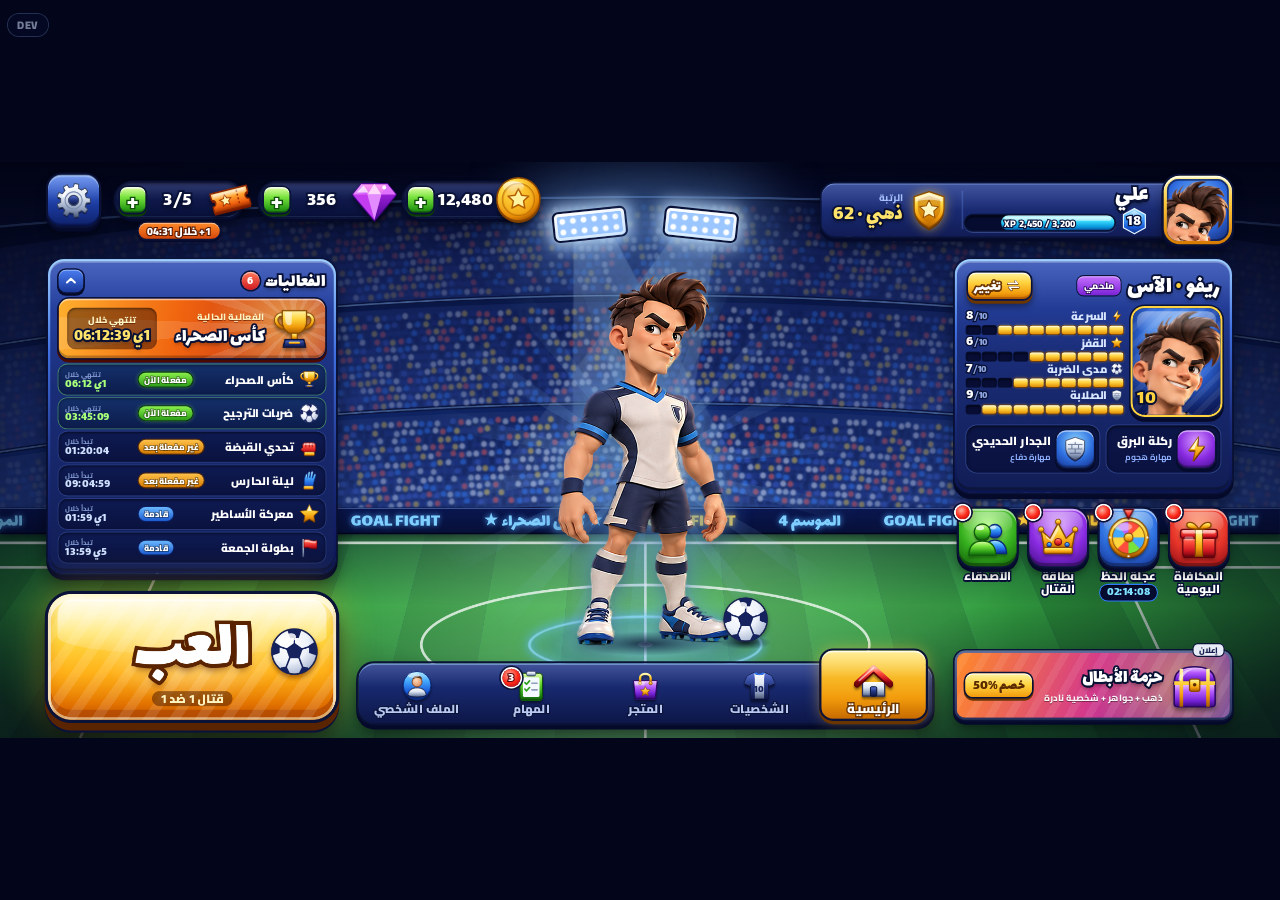
<file: index.html>
<!DOCTYPE html>
<html lang="ar" dir="rtl">
<head>
<meta charset="utf-8">
<meta name="viewport" content="width=device-width,initial-scale=1,viewport-fit=cover">
<title>Goal Fight · اللوبي</title>
<link rel="stylesheet" href="assets/lobby.css">
<link rel="stylesheet" href="assets/interact.css">
</head>
<body>
<div id="viewport">
<div id="stage">

  <!-- ============ STADIUM BACKGROUND ============ -->
  <div class="bg">
    <canvas id="stadium" width="2400" height="1080"></canvas>
    <div class="flood flood-a"><i></i></div>
    <div class="flood flood-b"><i></i></div>
    <div class="beam beam-a"></div>
    <div class="beam beam-b"></div>
    <div class="flashes" id="flashes"></div>
    <div class="led"><div class="led-track" id="ledTrack"></div></div>
    <div class="vignette"></div>
  </div>

  <!-- ============ HERO ============ -->
  <section class="hero" aria-label="ريفو">
    <div class="rays"></div>
    <div class="spot"></div>
    <div class="pedestal"><i class="ring r1"></i><i class="ring r2"></i></div>
    <div class="hero-shadow"></div>
    <div class="rivo-wrap"><img class="rivo" src="assets/rivo-hero.png" alt="ريفو"></div>
    <div class="ball-shadow"></div>
    <div class="ball"><svg viewBox="0 0 100 100"><use href="#i-ball"/></svg></div>
    <i class="spark s1"></i><i class="spark s2"></i><i class="spark s3"></i><i class="spark s4"></i>
  </section>

  <!-- ============ 1. ACCOUNT BAR ============ -->
  <header class="acct">
    <button class="avatar" id="avatarBtn" aria-label="الملف الشخصي">
      <span class="avatar-in"><img src="assets/rivo-face.png" alt=""></span>
    </button>
    <div class="acct-plate">
      <div class="acct-info">
        <div class="pname gt" data-bind="name">علي</div>
        <div class="lvl-row">
          <div class="lvl-hex"><svg viewBox="0 0 100 100"><use href="#i-hex"/></svg><b>18</b></div>
          <div class="xp"><i style="width:76%"></i><span><bdi dir="ltr">2,450 / 3,200</bdi> XP</span></div>
        </div>
      </div>
      <div class="rank" id="rankBox">
        <svg class="rank-ic" viewBox="0 0 100 100"><use href="#i-rank"/></svg>
        <div><small>الرتبة</small><b class="gt gold">ذهبي · 62</b></div>
      </div>
    </div>
  </header>

  <!-- ============ 2+3. WALLET + SETTINGS ============ -->
  <div class="wallet">
    <div class="cur">
      <svg class="cur-ic" viewBox="0 0 100 100"><use href="#i-coin"/></svg>
      <b class="gt" id="cGold">12,480</b>
      <button class="plus shine" data-buy="gold" aria-label="شراء ذهب">+</button>
    </div>
    <div class="cur">
      <svg class="cur-ic" viewBox="0 0 100 100"><use href="#i-gem"/></svg>
      <b class="gt" id="cGems">356</b>
      <button class="plus shine" data-buy="gems" aria-label="شراء جواهر">+</button>
    </div>
    <div class="cur cur-ticket">
      <svg class="cur-ic" viewBox="0 0 100 100"><use href="#i-ticket"/></svg>
      <b class="gt" id="cTk"><bdi dir="ltr">3/5</bdi></b>
      <button class="plus shine" data-buy="tickets" aria-label="شراء تذاكر">+</button>
      <span class="refill" id="refill"><bdi dir="ltr">+1</bdi> خلال <bdi dir="ltr" id="tkTimer">04:32</bdi></span>
    </div>
    <button class="settings" id="settingsBtn" aria-label="الإعدادات"><svg viewBox="0 0 100 100"><use href="#i-gear"/></svg></button>
  </div>

  <!-- ============ 5. CHARACTER CARD ============ -->
  <section class="card panel" aria-label="كارت الشخصية">
    <div class="card-head">
      <div class="card-title">
        <span class="gt cname">ريفو <em>·</em> الآس</span>
        <span class="rarity">ملحمي</span>
      </div>
      <button class="btn-y shine change" id="changeBtn"><svg viewBox="0 0 100 100"><use href="#i-swap"/></svg><span class="gt">تغيير</span></button>
    </div>
    <div class="card-body">
      <div class="portrait"><img src="assets/rivo-face.png" alt="ريفو"><span class="pnum gt">10</span></div>
      <div class="stats" id="stats"></div>
    </div>
    <div class="skills">
      <div class="skill">
        <span class="sk-ic sk-p"><svg viewBox="0 0 100 100"><use href="#i-bolt"/></svg></span>
        <div><b>ركلة البرق</b><small>مهارة هجوم</small></div>
      </div>
      <div class="skill">
        <span class="sk-ic sk-b"><svg viewBox="0 0 100 100"><use href="#i-wall"/></svg></span>
        <div><b>الجدار الحديدي</b><small>مهارة دفاع</small></div>
      </div>
    </div>
  </section>

  <!-- ============ 7. DAILY ENTRIES ============ -->
  <nav class="daily" aria-label="المداخل اليومية">
    <button class="d-item" data-entry="daily"><span class="d-tile t-red"><svg viewBox="0 0 100 100"><use href="#i-gift"/></svg><i class="dot"></i></span><b>المكافأة<br>اليومية</b></button>
    <button class="d-item" data-entry="wheel"><span class="d-tile t-blue"><svg class="wheel-spin" viewBox="0 0 100 100"><use href="#i-wheel"/></svg><svg class="wheel-pin" viewBox="0 0 100 100"><use href="#i-pin"/></svg><i class="dot"></i></span><b>عجلة الحظ</b><span class="d-timer"><bdi dir="ltr" id="wheelTimer">02:14:09</bdi></span></button>
    <button class="d-item" data-entry="pass"><span class="d-tile t-purple"><svg viewBox="0 0 100 100"><use href="#i-crown"/></svg><i class="dot"></i></span><b>بطاقة<br>القتال</b></button>
    <button class="d-item" data-entry="friends"><span class="d-tile t-green"><svg viewBox="0 0 100 100"><use href="#i-friends"/></svg><i class="dot"></i></span><b>الأصدقاء</b></button>
  </nav>

  <!-- ============ 9. AD SLOT 4:1 ============ -->
  <aside class="ad" id="adSlot" aria-label="إعلان" role="button" tabindex="0">
    <div class="ad-art">
      <svg class="ad-chest" viewBox="0 0 100 100"><use href="#i-chest"/></svg>
      <div class="ad-copy"><b class="gt">حزمة الأبطال</b><span>ذهب + جواهر + شخصية نادرة</span></div>
      <span class="ad-cta">خصم <bdi dir="ltr">50%</bdi></span>
    </div>
    <span class="ad-tag">إعلان</span>
  </aside>

  <!-- ============ 8. EVENTS ============ -->
  <section class="events panel" id="events" aria-label="الفعاليات">
    <div class="ev-head">
      <span class="gt ev-title">الفعاليات</span>
      <span class="ev-count">6</span>
      <button class="ev-toggle" id="evToggle" aria-label="إظهار/إخفاء الفعاليات"><svg viewBox="0 0 100 100"><path d="M25 60 L50 36 L75 60" fill="none" stroke="#fff" stroke-width="12" stroke-linecap="round" stroke-linejoin="round"/></svg></button>
    </div>
    <div class="ev-feature">
      <svg class="ev-trophy" viewBox="0 0 100 100"><use href="#i-trophy"/></svg>
      <div class="ev-fcopy">
        <small>الفعالية الحالية</small>
        <b class="gt">كأس الصحراء</b>
      </div>
      <div class="ev-ftime">
        <small>تنتهي خلال</small>
        <b class="gt" id="featTimer">1ي 06:12:40</b>
      </div>
    </div>
    <ul class="ev-list" id="evList"></ul>
  </section>

  <!-- ============ 6. PLAY ============ -->
  <button class="play shine" id="playBtn" aria-label="العب">
    <span class="play-face">
      <svg class="play-ball" viewBox="0 0 100 100"><use href="#i-ball"/></svg>
      <span class="play-txt">العب</span>
      <span class="play-sub">قتال <bdi dir="ltr">1</bdi> ضد <bdi dir="ltr">1</bdi></span>
    </span>
  </button>

  <!-- ============ 10. BOTTOM NAV ============ -->
  <nav class="tabs" aria-label="التنقل">
    <button class="tab active" data-tab="home"><svg viewBox="0 0 100 100"><use href="#i-home"/></svg><b>الرئيسية</b></button>
    <button class="tab" data-tab="chars"><svg viewBox="0 0 100 100"><use href="#i-shirt"/></svg><b>الشخصيات</b></button>
    <button class="tab" data-tab="shop"><svg viewBox="0 0 100 100"><use href="#i-shop"/></svg><b>المتجر</b></button>
    <button class="tab" data-tab="missions"><svg viewBox="0 0 100 100"><use href="#i-tasks"/></svg><b>المهام</b><i class="badge" id="msBadge">3</i></button>
    <button class="tab" data-tab="profile"><svg viewBox="0 0 100 100"><use href="#i-profile"/></svg><b>الملف الشخصي</b></button>
  </nav>

  <!-- ============ STATE OVERLAYS ============ -->
  <div class="offline-banner" id="offlineBanner" role="alert">
    <div class="ob-row">
      <span class="ob-ic"><svg viewBox="0 0 100 100"><use href="#i-cloudoff"/></svg></span>
      <b class="gt ob-title">تعذر الوصول إلى الخوادم</b>
    </div>
    <p class="ob-text">يمكنك اللعب ضد البوت. المحفظة والمكافآت واللعب عبر الإنترنت تتطلب اتصالًا.</p>
    <button class="gbtn g-gold sm shine" id="retryBtn"><svg viewBox="0 0 100 100"><use href="#i-retry"/></svg><span>حاول مجددًا</span></button>
  </div>
  <div class="load-pill" id="loadPill"><svg class="lp-ball" viewBox="0 0 100 100"><use href="#i-ball"/></svg><span>جاري الاتصال بالخوادم…</span></div>

  <!-- ============ TOAST ============ -->
  <div class="toast" id="toast"><span id="toastTxt"></span></div>

  <!-- ============ POPUP: PLAY MODE ============ -->
  <div class="modal" id="m-play" data-modal>
    <div class="scrim" data-close></div>
    <div class="pop panel pop-play">
      <div class="ribbon"><span class="gt">اختر نوع اللعب</span></div>
      <button class="x" data-close aria-label="إغلاق"><svg viewBox="0 0 100 100"><use href="#i-x"/></svg></button>
      <div class="modes">
        <div class="mode m-bot" data-mode="bot" tabindex="0">
          <span class="mode-tag">يعمل بدون إنترنت</span>
          <svg class="mode-ic" viewBox="0 0 100 100"><use href="#i-bot"/></svg>
          <b class="gt mode-name">ضد البوت</b>
          <small class="mode-desc">تدرّب على مهاراتك ضد الذكاء الاصطناعي</small>
          <div class="diff" role="radiogroup" aria-label="المستوى">
            <button data-diff="easy">سهل</button><button data-diff="mid" class="on">متوسط</button><button data-diff="hard">صعب</button>
          </div>
          <button class="gbtn g-green go shine" data-go="bot"><span>ابدأ</span></button>
        </div>
        <div class="mode m-online" data-mode="online" tabindex="0">
          <span class="mode-tag cost"><svg viewBox="0 0 100 100"><use href="#i-ticket"/></svg><bdi dir="ltr">−1</bdi></span>
          <svg class="mode-ic" viewBox="0 0 100 100"><use href="#i-globe"/></svg>
          <b class="gt mode-name">أونلاين سريع</b>
          <small class="mode-desc">خصم حقيقي بمستواك خلال ثوانٍ، والفوز يرفع رتبتك</small>
          <div class="mode-meta"><span class="live-dot"></span>لاعبون متصلون الآن: <bdi dir="ltr">18,204</bdi></div>
          <button class="gbtn g-gold go shine" data-go="online"><span>ابحث عن خصم</span></button>
          <div class="mode-lock"><svg viewBox="0 0 100 100"><use href="#i-lock"/></svg><b>يتطلب اتصالًا</b></div>
        </div>
        <div class="mode m-room" data-mode="room" tabindex="0">
          <span class="mode-tag">مع صديق</span>
          <svg class="mode-ic" viewBox="0 0 100 100"><use href="#i-key"/></svg>
          <b class="gt mode-name">غرفة خاصة</b>
          <small class="mode-desc">أنشئ غرفة وشارك الرمز مع صديقك</small>
          <div class="mode-meta">بدون تأثير على الرتبة</div>
          <button class="gbtn g-blue go shine" data-go="room"><span>أنشئ غرفة</span></button>
          <div class="mode-lock"><svg viewBox="0 0 100 100"><use href="#i-lock"/></svg><b>يتطلب اتصالًا</b></div>
        </div>
      </div>
    </div>
  </div>

  <!-- ============ POPUP: NOTIFICATIONS ============ -->
  <div class="modal" id="m-notif" data-modal>
    <div class="scrim" data-close></div>
    <div class="pop panel pop-notif">
      <div class="ribbon r-blue"><span class="gt">الإشعارات</span></div>
      <button class="x" data-close aria-label="إغلاق"><svg viewBox="0 0 100 100"><use href="#i-x"/></svg></button>
      <div class="notif-hero"><span class="halo"></span><svg class="bell" viewBox="0 0 100 100"><use href="#i-bell"/></svg><i class="bell-dot gt">3</i></div>
      <b class="gt pop-h">متفوّتش ولا مكافأة!</b>
      <ul class="perks">
        <li><svg viewBox="0 0 100 100"><use href="#i-gift"/></svg><span>المكافأة اليومية جاهزة للاستلام</span></li>
        <li><svg viewBox="0 0 100 100"><use href="#i-trophy"/></svg><span>بداية الفعاليات وكأس الصحراء</span></li>
        <li><svg viewBox="0 0 100 100"><use href="#i-ticket"/></svg><span>تذاكرك اتملت والعب أونلاين</span></li>
      </ul>
      <div class="pop-btns">
        <button class="gbtn g-blue" data-close><span>ليس الآن</span></button>
        <button class="gbtn g-green shine" id="notifOn"><span>تفعيل</span></button>
      </div>
    </div>
  </div>

  <!-- ============ POPUP: CHARACTER RENTAL ============ -->
  <div class="modal" id="m-rent" data-modal>
    <div class="scrim" data-close></div>
    <div class="pop panel pop-rent">
      <div class="ribbon r-purple"><span class="gt">انتهت التجربة المجانية</span></div>
      <button class="x" data-close aria-label="إغلاق"><svg viewBox="0 0 100 100"><use href="#i-x"/></svg></button>
      <div class="rent-wrap">
        <div class="rent-art">
          <span class="ra-rays"></span>
          <img src="assets/rivo-front.png" alt="ريفو">
          <span class="ra-stamp">التجربة انتهت</span>
          <span class="rarity ra-rar">ملحمي</span>
        </div>
        <div class="rent-side">
          <b class="gt rent-name">ريفو <em>·</em> الآس</b>
          <p class="rent-text">عجبك ريفو؟ استأجره واحتفظ بركلة البرق والجدار الحديدي.</p>
          <div class="rent-skills">
            <span><i class="sk-ic sk-p"><svg viewBox="0 0 100 100"><use href="#i-bolt"/></svg></i>ركلة البرق</span>
            <span><i class="sk-ic sk-b"><svg viewBox="0 0 100 100"><use href="#i-wall"/></svg></i>الجدار الحديدي</span>
          </div>
          <div class="rent-opts" id="rentOpts">
            <button class="ropt" data-days="1" data-price="2500"><b class="gt">يوم <bdi dir="ltr">1</bdi></b><span class="price"><svg viewBox="0 0 100 100"><use href="#i-coin"/></svg><bdi dir="ltr">2,500</bdi></span></button>
            <button class="ropt on" data-days="3" data-price="6000"><i class="ropt-flag">الأكثر طلبًا</i><b class="gt"><bdi dir="ltr">3</bdi> أيام</b><span class="price"><svg viewBox="0 0 100 100"><use href="#i-coin"/></svg><bdi dir="ltr">6,000</bdi></span></button>
            <button class="ropt" data-days="7" data-price="14000"><i class="ropt-flag f-green">وفّر <bdi dir="ltr">20%</bdi></i><b class="gt"><bdi dir="ltr">7</bdi> أيام</b><span class="price"><svg viewBox="0 0 100 100"><use href="#i-coin"/></svg><bdi dir="ltr">14,000</bdi></span></button>
          </div>
          <button class="gbtn g-gold big shine" id="rentGo"><span>استئجار</span><span class="btn-price"><svg viewBox="0 0 100 100"><use href="#i-coin"/></svg><bdi dir="ltr" id="rentPrice">6,000</bdi></span></button>
        </div>
      </div>
    </div>
  </div>

  <!-- ============ POPUP: SHOP SHEET ============ -->
  <div class="modal" id="m-shop" data-modal>
    <div class="scrim" data-close></div>
    <div class="pop panel pop-shop">
      <div class="ribbon"><span class="gt">المتجر</span></div>
      <button class="x" data-close aria-label="إغلاق"><svg viewBox="0 0 100 100"><use href="#i-x"/></svg></button>
      <div class="seg shop-tabs" id="shopTabs">
        <button data-cat="gold"><svg viewBox="0 0 100 100"><use href="#i-coin"/></svg>ذهب</button>
        <button data-cat="gems"><svg viewBox="0 0 100 100"><use href="#i-gem"/></svg>جواهر</button>
        <button data-cat="tickets"><svg viewBox="0 0 100 100"><use href="#i-ticket"/></svg>تذاكر</button>
      </div>
      <div class="packs" id="packs"></div>
      <small class="shop-note">نموذج تجريبي: مفيش دفع حقيقي.</small>
    </div>
  </div>

  <!-- ============ POPUP: PURCHASE CONFIRM ============ -->
  <div class="modal" id="m-confirm" data-modal>
    <div class="scrim" data-close></div>
    <div class="pop panel pop-confirm">
      <div class="ribbon r-green"><span class="gt">تأكيد الشراء</span></div>
      <button class="x" data-close aria-label="إغلاق"><svg viewBox="0 0 100 100"><use href="#i-x"/></svg></button>
      <div class="cf-item"><span class="halo"></span><svg class="cf-ic" viewBox="0 0 100 100"><use id="cfIcon" href="#i-coin"/></svg></div>
      <b class="gt cf-name" id="cfName">6,000 ذهب</b>
      <div class="cf-rows well">
        <div><span>السعر</span><b id="cfPrice"></b></div>
        <div><span>رصيدك الحالي</span><b id="cfHave"></b></div>
        <div><span>بعد الشراء</span><b id="cfAfter"></b></div>
      </div>
      <div class="pop-btns">
        <button class="gbtn g-blue" data-close><span>إلغاء</span></button>
        <button class="gbtn g-green shine" id="cfGo"><span>شراء</span></button>
      </div>
    </div>
  </div>

  <!-- ============ POPUP: NOT ENOUGH ============ -->
  <div class="modal" id="m-nogold" data-modal>
    <div class="scrim" data-close></div>
    <div class="pop panel pop-nogold">
      <div class="ribbon r-red"><span class="gt" id="ngTitle">الذهب غير كافٍ</span></div>
      <button class="x" data-close aria-label="إغلاق"><svg viewBox="0 0 100 100"><use href="#i-x"/></svg></button>
      <div class="ng-art"><svg class="ng-c c1" viewBox="0 0 100 100"><use class="ngU" href="#i-coin"/></svg><svg class="ng-c c2" viewBox="0 0 100 100"><use class="ngU" href="#i-coin"/></svg><svg class="ng-c c3" viewBox="0 0 100 100"><use class="ngU" href="#i-coin"/></svg><i class="ng-bang">!</i></div>
      <p class="ng-text">ينقصك <b class="gt gold" id="ngNeed">1,520</b> <span id="ngUnit">ذهب</span> لإتمام الشراء.</p>
      <div class="cf-rows well">
        <div><span>السعر</span><b id="ngPrice"></b></div>
        <div><span>رصيدك</span><b id="ngHave"></b></div>
      </div>
      <div class="pop-btns">
        <button class="gbtn g-blue" data-close><span>إلغاء</span></button>
        <button class="gbtn g-green shine" id="ngGo"><svg viewBox="0 0 100 100"><use id="ngGoIc" href="#i-gem"/></svg><span id="ngGoTxt">احصل على ذهب</span></button>
      </div>
    </div>
  </div>

  <!-- ============ POPUP: LUCK WHEEL ============ -->
  <div class="modal" id="m-wheel" data-modal>
    <div class="scrim" data-close></div>
    <div class="pop panel pop-wheel">
      <div class="ribbon r-blue"><span class="gt">عجلة الحظ</span></div>
      <button class="x" data-close aria-label="إغلاق"><svg viewBox="0 0 100 100"><use href="#i-x"/></svg></button>
      <div class="wheel-box">
        <span class="wb-glow"></span>
        <div class="wheel-rot" id="wheelRot"><svg viewBox="-300 -300 600 600" id="bigWheel"></svg></div>
        <svg class="wheel-ptr" viewBox="0 0 100 100"><use href="#i-pin"/></svg>
        <span class="wheel-hub"></span>
      </div>
      <button class="gbtn g-gold big shine" id="spinBtn"><span id="spinTxt">لف مجانًا</span></button>
    </div>
  </div>

  <!-- ============ POPUP: REWARD ============ -->
  <div class="modal" id="m-reward" data-modal>
    <div class="scrim" data-close></div>
    <div class="pop pop-reward">
      <span class="rw-rays"></span>
      <div class="ribbon r-gold"><span class="gt">استلمت!</span></div>
      <b class="rw-src" id="rwSrc">المكافأة اليومية · اليوم <bdi dir="ltr">4</bdi></b>
      <div class="rw-items" id="rwItems"></div>
      <button class="gbtn g-green big shine" id="rwGo"><span>استلام</span></button>
    </div>
  </div>

  <!-- ============ POPUP: PROFILE CARD ============ -->
  <div class="modal m-anchor" id="m-profile" data-modal>
    <div class="scrim light" data-close></div>
    <div class="pop panel pop-profile">
      <button class="x" data-close aria-label="إغلاق"><svg viewBox="0 0 100 100"><use href="#i-x"/></svg></button>
      <div class="pf-top">
        <span class="avatar pf-av"><span class="avatar-in"><img src="assets/rivo-face.png" alt=""></span></span>
        <div class="pf-id">
          <b class="gt pf-name" data-bind="name">علي</b>
          <small>المعرّف <bdi dir="ltr">#GF-482913</bdi></small>
          <div class="pf-chips"><span class="chip-lvl">المستوى <bdi dir="ltr">18</bdi></span><span class="chip-rank" data-bind="rank"><svg viewBox="0 0 100 100"><use href="#i-rank"/></svg>ذهبي · 62</span></div>
        </div>
      </div>
      <div class="pf-stats">
        <div class="well"><b class="gt">214</b><small>مباراة</small></div>
        <div class="well"><b class="gt"><bdi dir="ltr">61%</bdi></b><small>نسبة الفوز</small></div>
        <div class="well"><b class="gt">9</b><small>أفضل سلسلة</small></div>
      </div>
      <button class="gbtn g-blue sm wide" id="pfFull"><span>عرض الملف الكامل</span></button>
    </div>
  </div>

  <!-- ============ POPUP: SETTINGS ============ -->
  <div class="modal" id="m-settings" data-modal>
    <div class="scrim" data-close></div>
    <div class="pop panel pop-settings">
      <div class="ribbon r-blue"><span class="gt">الإعدادات</span></div>
      <button class="x" data-close aria-label="إغلاق"><svg viewBox="0 0 100 100"><use href="#i-x"/></svg></button>
      <div class="set-rows">
        <div class="set-row well"><span class="set-ic t-blue"><svg viewBox="0 0 100 100"><use href="#i-sound"/></svg></span><b>المؤثرات الصوتية</b><button class="tgl on" data-set="sound" role="switch" aria-checked="true"><i></i></button></div>
        <div class="set-row well"><span class="set-ic t-purple"><svg viewBox="0 0 100 100"><use href="#i-music"/></svg></span><b>الموسيقى</b><button class="tgl on" data-set="music" role="switch" aria-checked="true"><i></i></button></div>
        <div class="set-row well"><span class="set-ic t-red"><svg viewBox="0 0 100 100"><use href="#i-bell"/></svg></span><b>الإشعارات</b><button class="tgl" data-set="notif" role="switch" aria-checked="false"><i></i></button></div>
        <div class="set-row well"><span class="set-ic t-green"><svg viewBox="0 0 100 100"><use href="#i-globe"/></svg></span><b>اللغة</b>
          <div class="seg lang" id="langSeg"><button class="on" data-lang="ar">عربي</button><button data-lang="en">English</button></div></div>
      </div>
      <small class="set-foot">الإصدار <bdi dir="ltr">0.4.2</bdi> · المعرّف <bdi dir="ltr">#GF-482913</bdi></small>
    </div>
  </div>

  <!-- ============ POPUP: MISSIONS (tab) ============ -->
  <div class="modal" id="m-missions" data-modal>
    <div class="scrim" data-close></div>
    <div class="pop panel pop-missions">
      <div class="ribbon r-green"><span class="gt">المهام اليومية</span></div>
      <button class="x" data-close aria-label="إغلاق"><svg viewBox="0 0 100 100"><use href="#i-x"/></svg></button>
      <ul class="ms-list" id="msList"></ul>
    </div>
  </div>

  <!-- ============ MATCHMAKING SCREEN ============ -->
  <div class="match" id="match">
    <span class="mt-rays"></span>
    <b class="gt mt-title" id="mtTitle">جاري البحث عن خصم…</b>
    <small class="mt-sub" id="mtSub">أونلاين سريع</small>
    <div class="mt-vs">
      <div class="mt-p me"><span class="mt-frame"><img src="assets/rivo-face.png" alt=""></span><b class="gt" data-bind="name">علي</b><small>ريفو · الآس</small></div>
      <b class="mt-vsb">VS</b>
      <div class="mt-p op" id="mtOp"><span class="mt-frame"><img src="assets/rivo-face.png" alt=""><svg class="mt-bot" viewBox="0 0 100 100"><use href="#i-bot"/></svg><i class="mt-q">?</i></span><b class="gt" id="mtOpName">؟؟؟</b><small id="mtOpSub">بانتظار خصم</small></div>
    </div>
    <div class="mt-time"><svg class="lp-ball" viewBox="0 0 100 100"><use href="#i-ball"/></svg><bdi dir="ltr" id="mtTimer">00:00</bdi></div>
    <button class="gbtn g-red sm" id="mtCancel"><span>إلغاء</span></button>
  </div>

</div>

<!-- ============ DEV STATE SWITCHER (outside the stage, prototype only) ============ -->
<div class="dev" id="dev">
  <button class="dev-pill" id="devPill" title="مبدّل الحالات (D)">DEV</button>
  <div class="dev-panel" id="devPanel">
    <b>الحالة</b>
    <div class="dev-row" id="devStates">
      <button data-state="normal">عادية</button><button data-state="offline">مفيش اتصال</button><button data-state="loading">بيحمّل</button>
    </div>
    <b>النوافذ</b>
    <div class="dev-row wrap" id="devPops">
      <button data-pop="play">اختيار اللعب</button><button data-pop="notif">الإشعارات</button><button data-pop="rent">الاستئجار</button>
      <button data-pop="shop">المتجر</button><button data-pop="confirm">تأكيد الشراء</button><button data-pop="nogold">الذهب غير كافٍ</button>
      <button data-pop="reward">استلمت</button><button data-pop="wheel">العجلة</button><button data-pop="profile">الملف</button>
      <button data-pop="settings">الإعدادات</button><button data-pop="missions">المهام</button><button data-pop="match">البحث عن خصم</button>
    </div>
    <button class="dev-reset" id="devReset">إعادة ضبط المحفظة والنقط</button>
    <small>اختصار: حرف <kbd>D</kbd> · أو <bdi dir="ltr">?state=offline</bdi></small>
  </div>
</div>
</div>

<!-- ============ SVG ICON LIBRARY (glossy, gradient-built) ============ -->
<svg class="defs" width="0" height="0" aria-hidden="true">
<defs>
  <linearGradient id="gGold" x1="0" y1="0" x2="0" y2="1"><stop offset="0" stop-color="#fff6b0"/><stop offset=".35" stop-color="#ffd53d"/><stop offset=".7" stop-color="#f29b0c"/><stop offset="1" stop-color="#a85a00"/></linearGradient>
  <radialGradient id="gCoin" cx=".38" cy=".3" r=".75"><stop offset="0" stop-color="#fffbd0"/><stop offset=".35" stop-color="#ffd640"/><stop offset=".8" stop-color="#e88a06"/><stop offset="1" stop-color="#9c4f00"/></radialGradient>
  <linearGradient id="gBlue" x1="0" y1="0" x2="0" y2="1"><stop offset="0" stop-color="#b8ecff"/><stop offset=".35" stop-color="#43a8ff"/><stop offset=".75" stop-color="#1858d6"/><stop offset="1" stop-color="#0b2a7c"/></linearGradient>
  <linearGradient id="gRed" x1="0" y1="0" x2="0" y2="1"><stop offset="0" stop-color="#ffb6a6"/><stop offset=".35" stop-color="#ff4d3d"/><stop offset=".75" stop-color="#cc1620"/><stop offset="1" stop-color="#76050f"/></linearGradient>
  <linearGradient id="gGreen" x1="0" y1="0" x2="0" y2="1"><stop offset="0" stop-color="#e2ffa8"/><stop offset=".35" stop-color="#77e33d"/><stop offset=".75" stop-color="#2c9e17"/><stop offset="1" stop-color="#11600b"/></linearGradient>
  <linearGradient id="gPurple" x1="0" y1="0" x2="0" y2="1"><stop offset="0" stop-color="#f3d2ff"/><stop offset=".35" stop-color="#b65cff"/><stop offset=".75" stop-color="#7420d4"/><stop offset="1" stop-color="#3a0b7e"/></linearGradient>
  <linearGradient id="gOrange" x1="0" y1="0" x2="0" y2="1"><stop offset="0" stop-color="#ffe6a8"/><stop offset=".35" stop-color="#ffa431"/><stop offset=".75" stop-color="#ef5f0f"/><stop offset="1" stop-color="#9a2e00"/></linearGradient>
  <linearGradient id="gSilver" x1="0" y1="0" x2="0" y2="1"><stop offset="0" stop-color="#ffffff"/><stop offset=".4" stop-color="#dfe7f3"/><stop offset=".75" stop-color="#8f9fbd"/><stop offset="1" stop-color="#4c5a7a"/></linearGradient>
  <linearGradient id="gNavy" x1="0" y1="0" x2="0" y2="1"><stop offset="0" stop-color="#5a74d6"/><stop offset=".5" stop-color="#22357f"/><stop offset="1" stop-color="#0e1748"/></linearGradient>
  <linearGradient id="gGloss" x1="0" y1="0" x2="0" y2="1"><stop offset="0" stop-color="#fff" stop-opacity=".95"/><stop offset="1" stop-color="#fff" stop-opacity="0"/></linearGradient>
  <linearGradient id="gGemL" x1="0" y1="0" x2="1" y2="1"><stop offset="0" stop-color="#fbd0ff"/><stop offset="1" stop-color="#d04cff"/></linearGradient>
  <linearGradient id="gGemM" x1="0" y1="0" x2="0" y2="1"><stop offset="0" stop-color="#ff9cf2"/><stop offset="1" stop-color="#a51fe0"/></linearGradient>
  <linearGradient id="gGemD" x1="0" y1="0" x2="0" y2="1"><stop offset="0" stop-color="#9a1fd6"/><stop offset="1" stop-color="#4a0590"/></linearGradient>
  <radialGradient id="gBall" cx=".36" cy=".3" r=".8"><stop offset="0" stop-color="#ffffff"/><stop offset=".55" stop-color="#eef2fa"/><stop offset=".85" stop-color="#b9c4dc"/><stop offset="1" stop-color="#7a88a8"/></radialGradient>
  <radialGradient id="gSkin" cx=".4" cy=".35" r=".7"><stop offset="0" stop-color="#ffd9b8"/><stop offset="1" stop-color="#d8895a"/></radialGradient>
  <clipPath id="cBall"><circle cx="50" cy="50" r="44"/></clipPath>

  <!-- gold coin -->
  <symbol id="i-coin" viewBox="0 0 100 100">
    <ellipse cx="50" cy="56" rx="44" ry="42" fill="#7a3d00"/>
    <circle cx="50" cy="50" r="44" fill="url(#gCoin)" stroke="#8a4600" stroke-width="3"/>
    <circle cx="50" cy="50" r="32" fill="none" stroke="#b86a00" stroke-width="4" opacity=".75"/>
    <circle cx="50" cy="50" r="32" fill="#f7b51e" opacity=".55"/>
    <path d="M50 28 l6.5 13.5 14.5 2 -10.5 10 2.6 14.5 -13.1 -7 -13.1 7 2.6 -14.5 -10.5 -10 14.5 -2z" fill="#fff3a0" stroke="#b25e00" stroke-width="3" stroke-linejoin="round"/>
    <ellipse cx="40" cy="24" rx="22" ry="11" fill="url(#gGloss)" opacity=".8"/>
  </symbol>

  <!-- gem -->
  <symbol id="i-gem" viewBox="0 0 100 100">
    <path d="M24 18 H76 L94 40 L50 92 L6 40 Z" fill="#3b0475" transform="translate(0 4)"/>
    <path d="M24 18 H76 L94 40 L50 92 L6 40 Z" fill="url(#gGemM)" stroke="#4a0590" stroke-width="3" stroke-linejoin="round"/>
    <path d="M24 18 L36 40 H6 Z" fill="url(#gGemL)"/>
    <path d="M36 40 L50 18 L64 40 Z" fill="#ffd7fb"/>
    <path d="M64 40 L76 18 L94 40 Z" fill="#e070ff"/>
    <path d="M6 40 H36 L50 92 Z" fill="#c33cf0"/>
    <path d="M64 40 H94 L50 92 Z" fill="url(#gGemD)"/>
    <path d="M36 40 H64 L50 92 Z" fill="#e28cff"/>
    <path d="M28 22 L38 36 H14 Z" fill="#fff" opacity=".7"/>
    <circle cx="70" cy="26" r="4" fill="#fff"/>
  </symbol>

  <!-- ticket -->
  <symbol id="i-ticket" viewBox="0 0 100 100">
    <g transform="rotate(-14 50 50)">
      <path d="M12 30 H88 V43 a7 7 0 0 0 0 14 V70 H12 V57 a7 7 0 0 0 0 -14 Z" fill="#7a1a00" transform="translate(0 5)"/>
      <path d="M12 30 H88 V43 a7 7 0 0 0 0 14 V70 H12 V57 a7 7 0 0 0 0 -14 Z" fill="url(#gOrange)" stroke="#8a2600" stroke-width="3" stroke-linejoin="round"/>
      <line x1="66" y1="34" x2="66" y2="66" stroke="#9a2e00" stroke-width="3" stroke-dasharray="4 4"/>
      <path d="M40 38 l3.6 7.4 8 1.1 -5.8 5.6 1.4 8 -7.2 -3.8 -7.2 3.8 1.4 -8 -5.8 -5.6 8 -1.1z" fill="#fff4b0" stroke="#a83a00" stroke-width="2"/>
      <rect x="16" y="33" width="68" height="11" rx="5" fill="url(#gGloss)" opacity=".65"/>
    </g>
  </symbol>

  <!-- gear -->
  <symbol id="i-gear" viewBox="0 0 100 100">
    <path d="M83.3 43.2 L93.6 44.3 L93.6 55.7 L83.3 56.8 L79.9 66.2 L87.1 73.7 L79.8 82.4 L71.2 76.6 L62.4 81.6 L63.2 92.0 L52.0 94.0 L49.1 84.0 L39.2 82.2 L33.1 90.6 L23.2 84.9 L27.5 75.5 L21.0 67.7 L11.0 70.3 L7.1 59.6 L16.4 55.0 L16.4 45.0 L7.1 40.4 L11.0 29.7 L21.0 32.3 L27.5 24.5 L23.2 15.1 L33.1 9.4 L39.2 17.8 L49.1 16.0 L52.0 6.0 L63.2 8.0 L62.4 18.4 L71.2 23.4 L79.8 17.6 L87.1 26.3 L79.9 33.8Z" fill="#121a44" transform="translate(0 4)"/>
    <path d="M83.3 43.2 L93.6 44.3 L93.6 55.7 L83.3 56.8 L79.9 66.2 L87.1 73.7 L79.8 82.4 L71.2 76.6 L62.4 81.6 L63.2 92.0 L52.0 94.0 L49.1 84.0 L39.2 82.2 L33.1 90.6 L23.2 84.9 L27.5 75.5 L21.0 67.7 L11.0 70.3 L7.1 59.6 L16.4 55.0 L16.4 45.0 L7.1 40.4 L11.0 29.7 L21.0 32.3 L27.5 24.5 L23.2 15.1 L33.1 9.4 L39.2 17.8 L49.1 16.0 L52.0 6.0 L63.2 8.0 L62.4 18.4 L71.2 23.4 L79.8 17.6 L87.1 26.3 L79.9 33.8Z" fill="url(#gSilver)" stroke="#3c4868" stroke-width="2.5" stroke-linejoin="round"/>
    <circle cx="50" cy="50" r="22" fill="none" stroke="#7d8db0" stroke-width="3"/>
    <circle cx="50" cy="50" r="13" fill="url(#gNavy)" stroke="#3c4868" stroke-width="3"/>
    <path d="M20 40 C26 20 46 12 64 16 C46 18 32 26 26 42 Z" fill="#fff" opacity=".85"/>
  </symbol>

  <!-- hex level -->
  <symbol id="i-hex" viewBox="0 0 100 100">
    <polygon points="50,8 88,29 88,75 50,96 12,75 12,29" fill="#0b1f6a"/>
    <polygon points="50,4 88,25 88,71 50,92 12,71 12,25" fill="url(#gBlue)" stroke="#e8f6ff" stroke-width="4" stroke-linejoin="round"/>
    <polygon points="50,12 80,29 80,46 20,46 20,29" fill="url(#gGloss)" opacity=".55"/>
  </symbol>

  <!-- rank: gold shield -->
  <symbol id="i-rank" viewBox="0 0 100 100">
    <path d="M50 8 L86 20 V48 C86 72 68 86 50 95 C32 86 14 72 14 48 V20 Z" fill="#6b3600" transform="translate(0 4)"/>
    <path d="M50 6 L86 18 V46 C86 70 68 84 50 93 C32 84 14 70 14 46 V18 Z" fill="url(#gGold)" stroke="#8a4b00" stroke-width="3" stroke-linejoin="round"/>
    <path d="M50 16 L77 25 V46 C77 64 64 75 50 82 C36 75 23 64 23 46 V25 Z" fill="#c26d00" opacity=".55"/>
    <path d="M50 26 l7 14 15.5 2.2 -11.2 10.8 2.7 15.4 -14 -7.4 -14 7.4 2.7 -15.4 -11.2 -10.8 15.5 -2.2z" fill="#fff6c0" stroke="#9a5200" stroke-width="2.5" stroke-linejoin="round"/>
    <path d="M18 20 L50 9 L82 20 V30 C66 24 34 24 18 30 Z" fill="#fff" opacity=".55"/>
  </symbol>

  <!-- swap icon -->
  <symbol id="i-swap" viewBox="0 0 100 100">
    <path d="M22 40 H72 L60 26 M78 60 H28 L40 74" fill="none" stroke="#5a2a00" stroke-width="13" stroke-linecap="round" stroke-linejoin="round"/>
    <path d="M22 38 H72 L60 24 M78 58 H28 L40 72" fill="none" stroke="#fff" stroke-width="8" stroke-linecap="round" stroke-linejoin="round"/>
  </symbol>

  <!-- skill: lightning -->
  <symbol id="i-bolt" viewBox="0 0 100 100">
    <path d="M58 6 L22 56 H46 L38 94 L80 40 H55 Z" fill="#6a2a00" transform="translate(2 4)"/>
    <path d="M58 6 L22 56 H46 L38 94 L80 40 H55 Z" fill="url(#gGold)" stroke="#8a4b00" stroke-width="3" stroke-linejoin="round"/>
    <path d="M56 12 L30 50 H44 L52 26 Z" fill="#fff" opacity=".75"/>
  </symbol>
  <!-- skill: iron wall -->
  <symbol id="i-wall" viewBox="0 0 100 100">
    <path d="M50 10 L84 22 V48 C84 70 68 84 50 92 C32 84 16 70 16 48 V22 Z" fill="#1a2350" transform="translate(0 4)"/>
    <path d="M50 8 L84 20 V46 C84 68 68 82 50 90 C32 82 16 68 16 46 V20 Z" fill="url(#gSilver)" stroke="#3c4868" stroke-width="3" stroke-linejoin="round"/>
    <path d="M24 34 H76 M24 50 H76 M30 66 H70 M50 20 V34 M38 34 V50 M62 34 V50 M50 50 V66" stroke="#5b6a8c" stroke-width="4" fill="none" opacity=".8"/>
    <path d="M20 22 L50 12 L80 22 V30 C64 25 36 25 20 30 Z" fill="#fff" opacity=".8"/>
  </symbol>

  <!-- gift -->
  <symbol id="i-gift" viewBox="0 0 100 100">
    <rect x="14" y="44" width="72" height="48" rx="6" fill="#5e0008" transform="translate(0 4)"/>
    <rect x="14" y="44" width="72" height="48" rx="6" fill="url(#gRed)" stroke="#6a0610" stroke-width="3"/>
    <rect x="9" y="32" width="82" height="20" rx="6" fill="url(#gRed)" stroke="#6a0610" stroke-width="3"/>
    <rect x="42" y="32" width="16" height="60" fill="url(#gGold)" stroke="#8a4b00" stroke-width="2.5"/>
    <path d="M50 32 C38 10 18 14 24 26 C28 32 42 32 50 32 C58 32 72 32 76 26 C82 14 62 10 50 32Z" fill="url(#gGold)" stroke="#8a4b00" stroke-width="3" stroke-linejoin="round"/>
    <rect x="13" y="34" width="74" height="7" rx="3.5" fill="#fff" opacity=".5"/>
    <rect x="18" y="48" width="20" height="8" rx="4" fill="#fff" opacity=".35"/>
  </symbol>

  <!-- wheel -->
  <symbol id="i-wheel" viewBox="0 0 100 100">
    <circle cx="50" cy="53" r="44" fill="#4a2600"/>
    <circle cx="50" cy="50" r="44" fill="url(#gGold)" stroke="#8a4b00" stroke-width="3"/>
    <g transform="translate(50 50)">
      <path d="M0 0 L0 -36 A36 36 0 0 1 25.5 -25.5Z" fill="#ff4d3d"/>
      <path d="M0 0 L25.5 -25.5 A36 36 0 0 1 36 0Z" fill="#ffd53d"/>
      <path d="M0 0 L36 0 A36 36 0 0 1 25.5 25.5Z" fill="#43a8ff"/>
      <path d="M0 0 L25.5 25.5 A36 36 0 0 1 0 36Z" fill="#77e33d"/>
      <path d="M0 0 L0 36 A36 36 0 0 1 -25.5 25.5Z" fill="#ff4d3d"/>
      <path d="M0 0 L-25.5 25.5 A36 36 0 0 1 -36 0Z" fill="#ffd53d"/>
      <path d="M0 0 L-36 0 A36 36 0 0 1 -25.5 -25.5Z" fill="#43a8ff"/>
      <path d="M0 0 L-25.5 -25.5 A36 36 0 0 1 0 -36Z" fill="#b65cff"/>
      <circle r="36" fill="none" stroke="#8a4b00" stroke-width="2"/>
      <circle r="10" fill="url(#gGold)" stroke="#8a4b00" stroke-width="2.5"/>
    </g>
    <circle cx="50" cy="8" r="2.4" fill="#fff"/><circle cx="92" cy="50" r="2.4" fill="#fff"/><circle cx="50" cy="92" r="2.4" fill="#fff"/><circle cx="8" cy="50" r="2.4" fill="#fff"/>
    <ellipse cx="38" cy="26" rx="20" ry="9" fill="#fff" opacity=".45"/>
  </symbol>
  <symbol id="i-pin" viewBox="0 0 100 100">
    <path d="M50 26 L39 4 H61 Z" fill="url(#gRed)" stroke="#5e0008" stroke-width="3" stroke-linejoin="round"/>
  </symbol>

  <!-- battle pass crown -->
  <symbol id="i-crown" viewBox="0 0 100 100">
    <path d="M12 34 L32 52 L50 18 L68 52 L88 34 L80 80 H20 Z" fill="#4a2600" transform="translate(0 5)"/>
    <path d="M12 34 L32 52 L50 18 L68 52 L88 34 L80 80 H20 Z" fill="url(#gGold)" stroke="#8a4b00" stroke-width="3" stroke-linejoin="round"/>
    <rect x="18" y="72" width="64" height="14" rx="4" fill="url(#gGold)" stroke="#8a4b00" stroke-width="3"/>
    <circle cx="50" cy="60" r="8" fill="url(#gRed)" stroke="#6a0610" stroke-width="2"/>
    <circle cx="30" cy="66" r="5" fill="url(#gBlue)" stroke="#0b2a7c" stroke-width="2"/>
    <circle cx="70" cy="66" r="5" fill="url(#gBlue)" stroke="#0b2a7c" stroke-width="2"/>
    <circle cx="12" cy="32" r="6" fill="url(#gGold)" stroke="#8a4b00" stroke-width="2"/><circle cx="88" cy="32" r="6" fill="url(#gGold)" stroke="#8a4b00" stroke-width="2"/><circle cx="50" cy="15" r="6" fill="url(#gGold)" stroke="#8a4b00" stroke-width="2"/>
    <path d="M22 44 L32 54 L48 26 L50 34 L36 60 L24 52 Z" fill="#fff" opacity=".55"/>
  </symbol>

  <!-- friends -->
  <symbol id="i-friends" viewBox="0 0 100 100">
    <circle cx="66" cy="36" r="15" fill="url(#gBlue)" stroke="#0b2a7c" stroke-width="3"/>
    <path d="M42 86 C42 64 54 56 66 56 C78 56 92 64 92 86 Z" fill="url(#gBlue)" stroke="#0b2a7c" stroke-width="3"/>
    <circle cx="38" cy="38" r="18" fill="#0f4d06" transform="translate(0 3)"/>
    <circle cx="38" cy="38" r="18" fill="url(#gGreen)" stroke="#11600b" stroke-width="3"/>
    <path d="M8 90 C8 66 22 58 38 58 C54 58 68 66 68 90 Z" fill="url(#gGreen)" stroke="#11600b" stroke-width="3"/>
    <ellipse cx="33" cy="29" rx="9" ry="5" fill="#fff" opacity=".7"/>
    <ellipse cx="62" cy="28" rx="7" ry="4" fill="#fff" opacity=".6"/>
  </symbol>

  <!-- trophy -->
  <symbol id="i-trophy" viewBox="0 0 100 100">
    <path d="M24 20 C6 20 6 46 30 50 M76 20 C94 20 94 46 70 50" fill="none" stroke="#8a4b00" stroke-width="9" stroke-linecap="round"/>
    <path d="M24 20 C6 20 6 46 30 50 M76 20 C94 20 94 46 70 50" fill="none" stroke="url(#gGold)" stroke-width="5" stroke-linecap="round"/>
    <path d="M24 12 H76 V34 C76 52 64 62 50 62 C36 62 24 52 24 34 Z" fill="url(#gGold)" stroke="#8a4b00" stroke-width="3" stroke-linejoin="round"/>
    <rect x="44" y="60" width="12" height="14" fill="url(#gGold)" stroke="#8a4b00" stroke-width="2.5"/>
    <path d="M30 74 H70 L74 90 H26 Z" fill="url(#gNavy)" stroke="#0a1238" stroke-width="3" stroke-linejoin="round"/>
    <rect x="38" y="78" width="24" height="5" rx="2" fill="url(#gGold)"/>
    <path d="M30 16 H44 V40 C40 46 34 44 31 36 Z" fill="#fff" opacity=".6"/>
  </symbol>

  <!-- soccer ball -->
  <symbol id="i-ball" viewBox="0 0 100 100">
    <circle cx="50" cy="50" r="44" fill="url(#gBall)" stroke="#1a2350" stroke-width="3"/>
    <g clip-path="url(#cBall)" fill="#16225e" stroke="#16225e" stroke-width="2" stroke-linejoin="round">
      <polygon points="50,34 65,45 59,62 41,62 35,45"/>
      <polygon points="50,2 62,10 58,22 42,22 38,10"/>
      <polygon points="90,32 98,44 92,56 80,52 80,38"/>
      <polygon points="76,82 82,94 70,100 60,92 66,80"/>
      <polygon points="24,82 34,80 40,92 30,100 18,94"/>
      <polygon points="10,32 20,38 20,52 8,56 2,44"/>
      <path d="M50 34 V22 M65 45 L80 40 M59 62 L66 80 M41 62 L34 80 M35 45 L20 40" fill="none" stroke-width="3"/>
    </g>
    <ellipse cx="36" cy="26" rx="18" ry="10" fill="#fff" opacity=".85" transform="rotate(-25 36 26)"/>
  </symbol>

  <!-- chest (ad) -->
  <symbol id="i-chest" viewBox="0 0 100 100">
    <path d="M10 46 H90 V86 C90 90 86 92 82 92 H18 C14 92 10 90 10 86 Z" fill="url(#gPurple)" stroke="#2a0660" stroke-width="3"/>
    <path d="M10 46 C10 22 26 14 50 14 C74 14 90 22 90 46 Z" fill="url(#gPurple)" stroke="#2a0660" stroke-width="3"/>
    <path d="M10 46 H90 M24 18 V92 M76 18 V92" stroke="url(#gGold)" stroke-width="7" fill="none"/>
    <rect x="40" y="38" width="20" height="24" rx="4" fill="url(#gGold)" stroke="#8a4b00" stroke-width="2.5"/>
    <circle cx="50" cy="49" r="3.5" fill="#5a2a00"/>
    <path d="M18 40 C20 26 30 20 46 19 C34 24 26 32 24 42 Z" fill="#fff" opacity=".55"/>
  </symbol>

  <!-- nav icons -->
  <symbol id="i-home" viewBox="0 0 100 100">
    <path d="M22 50 V86 H78 V50" fill="url(#gSilver)" stroke="#2a3360" stroke-width="3" transform="translate(0 0)"/>
    <rect x="42" y="62" width="16" height="24" rx="3" fill="url(#gNavy)" stroke="#0a1238" stroke-width="2.5"/>
    <path d="M8 52 L50 14 L92 52" fill="none" stroke="#5e0008" stroke-width="16" stroke-linecap="round" stroke-linejoin="round" transform="translate(0 4)"/>
    <path d="M8 52 L50 14 L92 52" fill="none" stroke="url(#gRed)" stroke-width="13" stroke-linecap="round" stroke-linejoin="round"/>
    <path d="M14 46 L50 14" stroke="#fff" stroke-width="4" stroke-linecap="round" opacity=".6"/>
  </symbol>
  <symbol id="i-shirt" viewBox="0 0 100 100">
    <path d="M34 12 L14 22 L4 44 L20 52 L24 44 V92 H76 V44 L80 52 L96 44 L86 22 L66 12 C62 20 38 20 34 12Z" fill="#0b1238" transform="translate(0 4)"/>
    <path d="M34 12 L14 22 L4 44 L20 52 L24 44 V92 H76 V44 L80 52 L96 44 L86 22 L66 12 C62 20 38 20 34 12Z" fill="url(#gSilver)" stroke="#0b1238" stroke-width="3" stroke-linejoin="round"/>
    <path d="M34 12 L14 22 L4 44 L20 52 L24 44 V92 H36 V30 Z M66 12 L86 22 L96 44 L80 52 L76 44 V92 H64 V30 Z" fill="url(#gNavy)"/>
    <path d="M34 12 C38 22 62 22 66 12 L58 12 C56 17 44 17 42 12Z" fill="#2f7bff"/>
    <text x="50" y="72" font-family="Lalezar,Cairo,sans-serif" font-size="30" text-anchor="middle" fill="#16225e">10</text>
  </symbol>
  <symbol id="i-shop" viewBox="0 0 100 100">
    <path d="M14 36 H86 L80 90 H20 Z" fill="#3a0b7e" transform="translate(0 4)"/>
    <path d="M14 36 H86 L80 90 H20 Z" fill="url(#gPurple)" stroke="#2a0660" stroke-width="3" stroke-linejoin="round"/>
    <path d="M34 42 V28 C34 12 66 12 66 28 V42" fill="none" stroke="url(#gGold)" stroke-width="7" stroke-linecap="round"/>
    <circle cx="34" cy="44" r="5" fill="url(#gGold)" stroke="#8a4b00" stroke-width="2"/><circle cx="66" cy="44" r="5" fill="url(#gGold)" stroke="#8a4b00" stroke-width="2"/>
    <path d="M50 54 l4.5 9 10 1.4 -7.2 7 1.7 10 -9 -4.7 -9 4.7 1.7 -10 -7.2 -7 10 -1.4z" fill="url(#gGold)" stroke="#8a4b00" stroke-width="2"/>
    <path d="M18 40 H50 L46 50 H19Z" fill="#fff" opacity=".45"/>
  </symbol>
  <symbol id="i-tasks" viewBox="0 0 100 100">
    <rect x="16" y="14" width="68" height="80" rx="9" fill="#11600b" transform="translate(0 4)"/>
    <rect x="16" y="14" width="68" height="80" rx="9" fill="url(#gGreen)" stroke="#0e4f08" stroke-width="3"/>
    <rect x="25" y="26" width="50" height="60" rx="5" fill="#f4f8ff"/>
    <rect x="36" y="8" width="28" height="14" rx="5" fill="url(#gSilver)" stroke="#3c4868" stroke-width="2.5"/>
    <path d="M31 42 l5 5 9 -10 M31 62 l5 5 9 -10" fill="none" stroke="#2c9e17" stroke-width="5" stroke-linecap="round" stroke-linejoin="round"/>
    <path d="M52 44 H68 M52 64 H68" stroke="#8f9fbd" stroke-width="5" stroke-linecap="round"/>
  </symbol>
  <symbol id="i-profile" viewBox="0 0 100 100">
    <circle cx="50" cy="54" r="42" fill="#0b2a7c"/>
    <circle cx="50" cy="50" r="42" fill="url(#gBlue)" stroke="#0b2a7c" stroke-width="3"/>
    <circle cx="50" cy="40" r="15" fill="url(#gSkin)" stroke="#7a3a1a" stroke-width="2.5"/>
    <path d="M36 32 C38 18 64 18 66 32 C60 28 44 26 36 32Z" fill="#5b3216"/>
    <path d="M22 80 C24 64 36 58 50 58 C64 58 76 64 78 80 C70 88 30 88 22 80Z" fill="url(#gSilver)" stroke="#0b1238" stroke-width="2.5"/>
    <ellipse cx="40" cy="20" rx="18" ry="8" fill="#fff" opacity=".45"/>
  </symbol>
  <symbol id="i-flag" viewBox="0 0 100 100">
    <rect x="18" y="10" width="7" height="84" rx="3" fill="url(#gSilver)" stroke="#3c4868" stroke-width="2"/>
    <path d="M25 14 C45 4 60 26 86 16 V54 C60 64 45 42 25 52 Z" fill="url(#gRed)" stroke="#5e0008" stroke-width="3" stroke-linejoin="round"/>
    <path d="M28 18 C44 10 56 26 80 20 V28 C58 34 44 18 28 26Z" fill="#fff" opacity=".5"/>
  </symbol>
  <symbol id="i-glove" viewBox="0 0 100 100">
    <path d="M26 92 V52 C26 40 30 30 34 22 C36 16 44 18 42 26 L40 40 L44 14 C46 6 56 8 54 16 L52 38 L58 12 C60 4 70 6 68 14 L64 40 L72 22 C76 16 84 20 80 28 L72 56 C70 70 66 80 66 92Z" fill="url(#gBlue)" stroke="#0b2a7c" stroke-width="3" stroke-linejoin="round"/>
    <rect x="24" y="76" width="44" height="16" rx="4" fill="url(#gGold)" stroke="#8a4b00" stroke-width="2.5"/>
    <path d="M36 26 L40 40" stroke="#fff" stroke-width="3" opacity=".5"/>
  </symbol>
  <symbol id="i-star" viewBox="0 0 100 100">
    <path d="M50 6 l13 27 30 4 -22 21 5 30 -26 -14 -26 14 5 -30 -22 -21 30 -4z" fill="#4a2600" transform="translate(0 4)"/>
    <path d="M50 6 l13 27 30 4 -22 21 5 30 -26 -14 -26 14 5 -30 -22 -21 30 -4z" fill="url(#gGold)" stroke="#8a4b00" stroke-width="3" stroke-linejoin="round"/>
    <path d="M50 14 L60 36 L40 36Z" fill="#fff" opacity=".6"/>
  </symbol>
  <symbol id="i-fist" viewBox="0 0 100 100">
    <rect x="18" y="30" width="62" height="50" rx="16" fill="url(#gRed)" stroke="#5e0008" stroke-width="3"/>
    <path d="M34 30 V52 M50 30 V52 M64 30 V52" stroke="#6a0610" stroke-width="3"/>
    <path d="M18 56 C10 56 8 70 20 72" fill="url(#gRed)" stroke="#5e0008" stroke-width="3"/>
    <rect x="26" y="74" width="48" height="18" rx="5" fill="url(#gGold)" stroke="#8a4b00" stroke-width="2.5"/>
    <rect x="24" y="34" width="46" height="8" rx="4" fill="#fff" opacity=".5"/>
  </symbol>

  <!-- ===== interaction icons ===== -->
  <symbol id="i-x" viewBox="0 0 100 100">
    <path d="M28 28 L72 72 M72 28 L28 72" stroke="#3a0006" stroke-width="22" stroke-linecap="round" transform="translate(0 4)"/>
    <path d="M28 28 L72 72 M72 28 L28 72" stroke="#fff" stroke-width="13" stroke-linecap="round"/>
  </symbol>
  <symbol id="i-check" viewBox="0 0 100 100">
    <path d="M22 52 L42 72 L80 30" fill="none" stroke="#0b3d05" stroke-width="22" stroke-linecap="round" stroke-linejoin="round" transform="translate(0 4)"/>
    <path d="M22 52 L42 72 L80 30" fill="none" stroke="#fff" stroke-width="13" stroke-linecap="round" stroke-linejoin="round"/>
  </symbol>
  <symbol id="i-cloudoff" viewBox="0 0 100 100">
    <path d="M28 78 C12 78 8 58 22 52 C20 36 38 28 48 38 C54 22 80 24 80 44 C94 46 94 78 76 78 Z" fill="#3a0a10" transform="translate(0 5)"/>
    <path d="M28 78 C12 78 8 58 22 52 C20 36 38 28 48 38 C54 22 80 24 80 44 C94 46 94 78 76 78 Z" fill="url(#gSilver)" stroke="#2a3360" stroke-width="3" stroke-linejoin="round"/>
    <path d="M26 46 C30 38 40 36 46 42" fill="none" stroke="#fff" stroke-width="5" stroke-linecap="round" opacity=".8"/>
    <path d="M18 18 L84 88" stroke="#5e0008" stroke-width="17" stroke-linecap="round"/>
    <path d="M18 18 L84 88" stroke="url(#gRed)" stroke-width="11" stroke-linecap="round"/>
  </symbol>
  <symbol id="i-retry" viewBox="0 0 100 100">
    <path d="M78 50 A28 28 0 1 1 66 27" fill="none" stroke="#6b3500" stroke-width="16" stroke-linecap="round"/>
    <path d="M58 14 L78 26 L62 42 Z" fill="#6b3500" stroke="#6b3500" stroke-width="8" stroke-linejoin="round"/>
    <path d="M78 50 A28 28 0 1 1 66 27" fill="none" stroke="#fff" stroke-width="9" stroke-linecap="round"/>
    <path d="M60 18 L75 27 L63 38 Z" fill="#fff" stroke="#fff" stroke-width="3" stroke-linejoin="round"/>
  </symbol>
  <symbol id="i-bot" viewBox="0 0 100 100">
    <rect x="47" y="4" width="6" height="16" fill="url(#gSilver)" stroke="#2a3360" stroke-width="2"/>
    <circle cx="50" cy="8" r="7" fill="url(#gRed)" stroke="#5e0008" stroke-width="2.5"/>
    <rect x="12" y="22" width="76" height="62" rx="18" fill="#1a2350" transform="translate(0 5)"/>
    <rect x="12" y="22" width="76" height="62" rx="18" fill="url(#gSilver)" stroke="#2a3360" stroke-width="3"/>
    <rect x="4" y="44" width="10" height="22" rx="4" fill="url(#gBlue)" stroke="#0b2a7c" stroke-width="2.5"/>
    <rect x="86" y="44" width="10" height="22" rx="4" fill="url(#gBlue)" stroke="#0b2a7c" stroke-width="2.5"/>
    <rect x="22" y="34" width="56" height="34" rx="12" fill="url(#gNavy)" stroke="#0a1238" stroke-width="3"/>
    <circle cx="38" cy="51" r="8" fill="#7fe3ff"/><circle cx="62" cy="51" r="8" fill="#7fe3ff"/>
    <circle cx="38" cy="51" r="3.5" fill="#fff"/><circle cx="62" cy="51" r="3.5" fill="#fff"/>
    <rect x="38" y="73" width="24" height="5" rx="2.5" fill="#2a3360"/>
    <path d="M18 30 C24 24 60 22 78 26 L74 32 C56 28 32 30 20 36 Z" fill="#fff" opacity=".8"/>
  </symbol>
  <symbol id="i-globe" viewBox="0 0 100 100">
    <circle cx="50" cy="54" r="42" fill="#0b2a7c"/>
    <circle cx="50" cy="50" r="42" fill="url(#gBlue)" stroke="#0b2a7c" stroke-width="3"/>
    <path d="M30 22 C40 30 34 40 24 44 C18 52 28 60 34 66 C38 74 32 82 34 88 C20 82 10 66 10 50 C10 38 18 28 30 22Z" fill="url(#gGreen)" stroke="#11600b" stroke-width="2.5"/>
    <path d="M60 12 C56 22 66 28 74 30 C84 34 80 46 72 50 C62 54 66 66 74 72 C80 76 86 70 90 60 C94 40 82 18 60 12Z" fill="url(#gGreen)" stroke="#11600b" stroke-width="2.5"/>
    <ellipse cx="50" cy="50" rx="18" ry="42" fill="none" stroke="#bfe6ff" stroke-width="2.5" opacity=".6"/>
    <path d="M8 50 H92" stroke="#bfe6ff" stroke-width="2.5" opacity=".6"/>
    <ellipse cx="38" cy="24" rx="20" ry="9" fill="#fff" opacity=".55"/>
  </symbol>
  <symbol id="i-key" viewBox="0 0 100 100">
    <g transform="rotate(-35 50 50)">
      <circle cx="30" cy="50" r="22" fill="#4a2600" transform="translate(0 4)"/>
      <rect x="44" y="44" width="50" height="14" rx="5" fill="#4a2600" transform="translate(0 4)"/>
      <rect x="44" y="44" width="50" height="14" rx="5" fill="url(#gGold)" stroke="#8a4b00" stroke-width="3"/>
      <rect x="70" y="54" width="9" height="16" rx="2" fill="url(#gGold)" stroke="#8a4b00" stroke-width="3"/>
      <rect x="83" y="54" width="9" height="12" rx="2" fill="url(#gGold)" stroke="#8a4b00" stroke-width="3"/>
      <circle cx="30" cy="50" r="22" fill="url(#gGold)" stroke="#8a4b00" stroke-width="3"/>
      <circle cx="30" cy="50" r="9" fill="url(#gPurple)" stroke="#8a4b00" stroke-width="3"/>
      <path d="M14 42 C18 32 30 28 40 32 C30 34 22 38 18 46Z" fill="#fff" opacity=".7"/>
    </g>
  </symbol>
  <symbol id="i-lock" viewBox="0 0 100 100">
    <path d="M30 46 V32 C30 8 70 8 70 32 V46" fill="none" stroke="#2a3360" stroke-width="16"/>
    <path d="M30 46 V32 C30 8 70 8 70 32 V46" fill="none" stroke="url(#gSilver)" stroke-width="9"/>
    <rect x="16" y="42" width="68" height="50" rx="12" fill="#3a1e00" transform="translate(0 4)"/>
    <rect x="16" y="42" width="68" height="50" rx="12" fill="url(#gGold)" stroke="#8a4b00" stroke-width="3"/>
    <circle cx="50" cy="62" r="7" fill="#5a2a00"/><rect x="47" y="64" width="6" height="14" rx="2" fill="#5a2a00"/>
    <rect x="22" y="47" width="56" height="8" rx="4" fill="#fff" opacity=".5"/>
  </symbol>
  <symbol id="i-bell" viewBox="0 0 100 100">
    <path d="M50 12 C30 12 22 30 22 48 V64 L12 78 H88 L78 64 V48 C78 30 70 12 50 12Z" fill="#4a2600" transform="translate(0 5)"/>
    <path d="M50 12 C30 12 22 30 22 48 V64 L12 78 H88 L78 64 V48 C78 30 70 12 50 12Z" fill="url(#gGold)" stroke="#8a4b00" stroke-width="3" stroke-linejoin="round"/>
    <circle cx="50" cy="86" r="9" fill="url(#gGold)" stroke="#8a4b00" stroke-width="3"/>
    <circle cx="50" cy="9" r="6" fill="url(#gGold)" stroke="#8a4b00" stroke-width="2.5"/>
    <rect x="14" y="70" width="72" height="8" rx="4" fill="#c26d00" opacity=".6"/>
    <path d="M30 50 C30 32 36 22 48 19 C40 26 37 36 37 52Z" fill="#fff" opacity=".7"/>
  </symbol>
  <symbol id="i-sound" viewBox="0 0 100 100">
    <path d="M14 38 H32 L54 18 V82 L32 62 H14 Z" fill="#0b1238" transform="translate(0 4)"/>
    <path d="M14 38 H32 L54 18 V82 L32 62 H14 Z" fill="url(#gSilver)" stroke="#2a3360" stroke-width="3" stroke-linejoin="round"/>
    <path d="M66 36 C72 44 72 56 66 64 M76 26 C88 40 88 60 76 74" fill="none" stroke="#fff" stroke-width="7" stroke-linecap="round"/>
  </symbol>
  <symbol id="i-music" viewBox="0 0 100 100">
    <path d="M38 22 L84 12 V68" fill="none" stroke="#2a3360" stroke-width="13" stroke-linejoin="round"/>
    <path d="M38 22 V76" stroke="#2a3360" stroke-width="13"/>
    <path d="M38 22 L84 12 V68 M38 22 V76" fill="none" stroke="url(#gSilver)" stroke-width="7" stroke-linejoin="round"/>
    <ellipse cx="28" cy="78" rx="14" ry="11" fill="url(#gSilver)" stroke="#2a3360" stroke-width="3"/>
    <ellipse cx="74" cy="70" rx="14" ry="11" fill="url(#gSilver)" stroke="#2a3360" stroke-width="3"/>
  </symbol>
</defs>
</svg>

<script src="assets/lobby.js"></script>
<script src="assets/interact.js"></script>
</body>
</html>
</file>
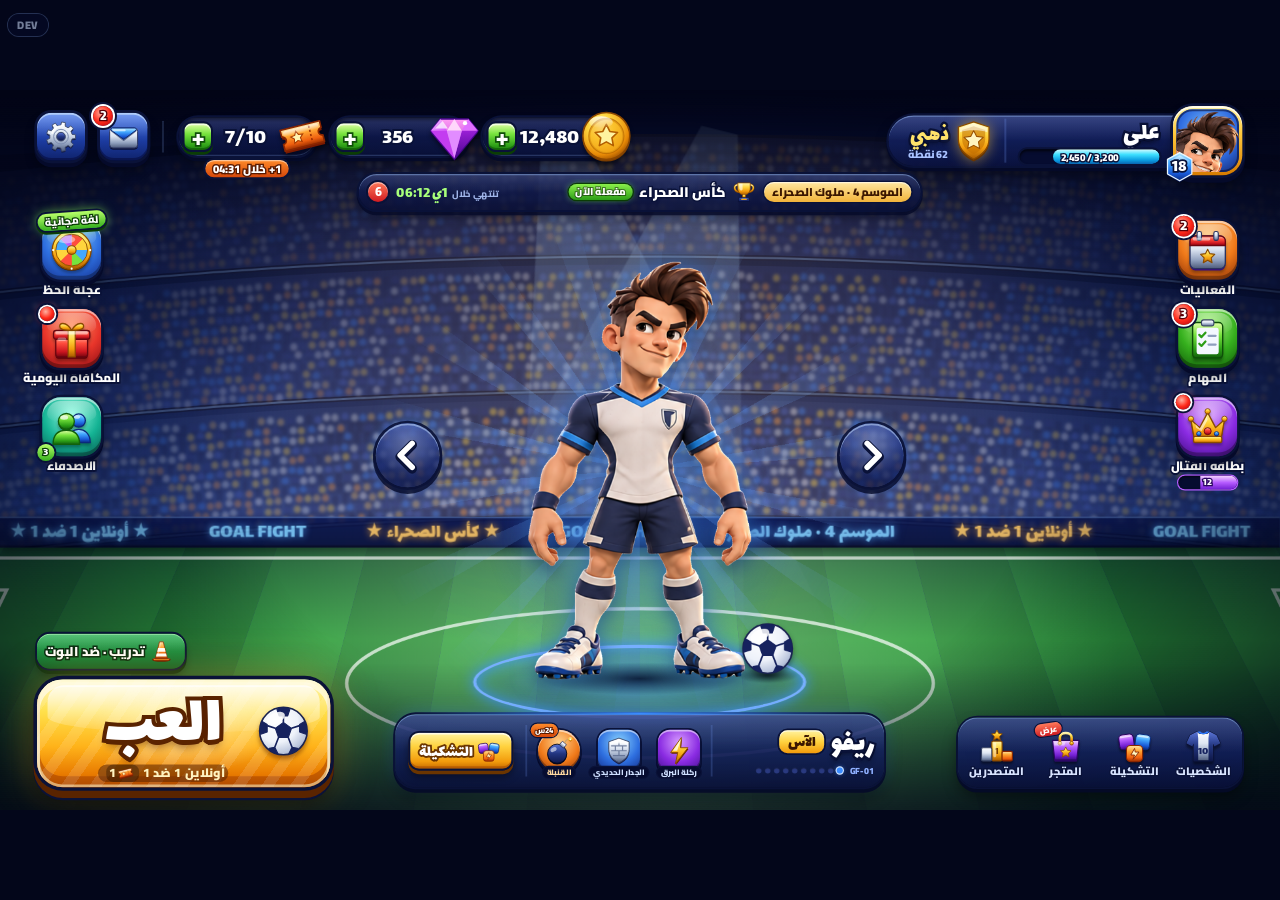
<file: v2/index.html>
<!DOCTYPE html>
<html lang="ar" dir="rtl">
<head>
<meta charset="utf-8">
<meta name="viewport" content="width=device-width,initial-scale=1,viewport-fit=cover">
<meta name="theme-color" content="#071034">
<title>Goal Fight · اللوبي v2</title>
<link rel="stylesheet" href="assets/popups.css">
<link rel="stylesheet" href="assets/lobby2.css">
</head>
<body>
<div id="viewport">
<div id="stage">

  <!-- ============ WORLD: stadium ============ -->
  <div class="bg">
    <canvas id="stadium" width="2560" height="1080"></canvas>
    <div class="flood flood-a"><i></i></div>
    <div class="flood flood-b"><i></i></div>
    <div class="beam beam-a"></div>
    <div class="beam beam-b"></div>
    <div class="flashes" id="flashes"></div>
    <div class="led"><div class="led-track" id="ledTrack"></div></div>
    <div class="confetti" id="confetti"></div>
    <div class="vignette"></div>
  </div>

  <!-- ============ HERO (selected character) ============ -->
  <section class="hero" id="hero" aria-label="الشخصية المختارة">
    <div class="rays"></div>
    <div class="spot"></div>
    <div class="pedestal"><i class="ring r1"></i><i class="ring r2"></i></div>
    <div class="hero-shadow"></div>
    <button class="hero-hit" id="heroHit" aria-label="استعراض"></button>
    <div class="vfx vfx-back" id="vfxBack"></div>
    <div class="char-wrap" id="charWrap">
      <div class="mv" id="mv"><div class="tap"><div class="char-bob">
        <img class="char front" id="charFront" src="assets/chars/rivo-front.png" alt="ريفو">
        <img class="char alt" id="charAlt" src="assets/chars/rivo-34.png" alt="">
        <img class="char back" id="charBack" src="assets/chars/rivo-back.png" alt="">
      </div></div></div>
    </div>
    <div class="vfx" id="vfx"></div>
    <div class="bubble" id="bubble"><span><img class="bb-face" id="bubbleFace" src="assets/chars/rivo-face.png" alt=""><b id="bubbleTxt">يلا!</b></span></div>
    <div class="move-name" id="moveName"></div>
    <div class="ball-shadow"></div>
    <div class="ball" id="ball"><svg viewBox="0 0 100 100"><use href="#i-ball"/></svg></div>
    <i class="spark s1"></i><i class="spark s2"></i><i class="spark s3"></i><i class="spark s4"></i>
    <button class="arrow a-prev" id="prevChar" aria-label="الشخصية السابقة"><svg viewBox="0 0 100 100"><use href="#i-chev"/></svg></button>
    <button class="arrow a-next" id="nextChar" aria-label="الشخصية التالية"><svg viewBox="0 0 100 100"><use href="#i-chev"/></svg></button>
  </section>

  <!-- ============ TOP BAR ============ -->
  <header class="prof">
    <button class="avatar" id="avatarBtn" aria-label="الملف الشخصي">
      <span class="avatar-in"><img class="bind-face" src="assets/chars/rivo-face.png" alt=""></span>
      <span class="lvl-hex"><svg viewBox="0 0 100 100"><use href="#i-hex"/></svg><b>18</b></span>
    </button>
    <div class="prof-info">
      <b class="pname gt" data-bind="name">علي</b>
      <div class="xp"><i style="width:76%"></i><span><bdi dir="ltr">2,450 / 3,200</bdi></span></div>
    </div>
    <button class="rank" id="rankBox" aria-label="المتصدرين">
      <svg class="rank-ic" viewBox="0 0 100 100"><use href="#i-rank"/></svg>
      <span><b class="gt gold">ذهبي</b><small><bdi dir="ltr">62</bdi> نقطة</small></span>
    </button>
  </header>

  <div class="wallet">
    <div class="cur" data-k="gold">
      <svg class="cur-ic" viewBox="0 0 100 100"><use href="#i-coin"/></svg>
      <b id="cGold">12,480</b>
      <button class="plus" data-buy="gold" aria-label="شراء ذهب">+</button>
    </div>
    <div class="cur" data-k="gems">
      <svg class="cur-ic" viewBox="0 0 100 100"><use href="#i-gem"/></svg>
      <b id="cGems">356</b>
      <button class="plus" data-buy="gems" aria-label="شراء جواهر">+</button>
    </div>
    <div class="cur cur-ticket" data-k="tickets">
      <svg class="cur-ic" viewBox="0 0 100 100"><use href="#i-ticket"/></svg>
      <b id="cTk"><bdi dir="ltr">7/10</bdi></b>
      <button class="plus" data-buy="tickets" aria-label="شراء تذاكر">+</button>
      <span class="refill" id="refill"><bdi dir="ltr">+1</bdi> خلال <bdi dir="ltr" id="tkTimer">04:32</bdi></span>
    </div>
    <span class="wsep"></span>
    <button class="sq" id="inboxBtn" aria-label="البريد"><svg viewBox="0 0 100 100"><use href="#i-mail"/></svg><i class="badge" id="inboxBadge">2</i></button>
    <button class="sq" id="settingsBtn" aria-label="الإعدادات"><svg class="gear" viewBox="0 0 100 100"><use href="#i-gear"/></svg></button>
  </div>

  <!-- events ticker (small chip, not a panel) -->
  <button class="ticker" id="ticker" aria-label="الفعاليات">
    <span class="tk-season">الموسم <bdi dir="ltr">4</bdi> · ملوك الصحراء</span>
    <span class="tk-win"><span class="tk-row" id="tkRow"></span></span>
    <i class="tk-count" id="evCount">6</i>
  </button>

  <!-- ============ SIDE RAILS ============ -->
  <nav class="rail rail-r" aria-label="التقدّم">
    <button class="rb" data-entry="events"><span class="rb-ic t-orange"><svg viewBox="0 0 100 100"><use href="#i-cal"/></svg><i class="badge">2</i></span><b>الفعاليات</b></button>
    <button class="rb" data-entry="missions"><span class="rb-ic t-green"><svg viewBox="0 0 100 100"><use href="#i-tasks"/></svg><i class="badge" id="msBadge">3</i></span><b>المهام</b></button>
    <button class="rb" data-entry="pass"><span class="rb-ic t-purple"><svg viewBox="0 0 100 100"><use href="#i-crown"/></svg><i class="dot"></i></span><b>بطاقة القتال</b><span class="rb-sub pass-prog"><i style="width:62%"></i><bdi dir="ltr">12</bdi></span></button>
  </nav>
  <nav class="rail rail-l" aria-label="المكافآت">
    <button class="rb" data-entry="wheel"><span class="rb-ic t-blue"><svg class="wheel-spin" viewBox="0 0 100 100"><use href="#i-wheel"/></svg><svg class="wheel-pin" viewBox="0 0 100 100"><use href="#i-pin"/></svg></span><b>عجلة الحظ</b><span class="free-badge" id="freeSpin">لفة مجانية</span><span class="rb-sub rb-timer" id="wheelNext"><bdi dir="ltr" id="wheelTimer">23:59:59</bdi></span></button>
    <button class="rb" data-entry="daily"><span class="rb-ic t-red"><svg viewBox="0 0 100 100"><use href="#i-gift"/></svg><i class="dot"></i></span><b>المكافأة اليومية</b></button>
    <button class="rb" data-entry="friends"><span class="rb-ic t-teal"><svg viewBox="0 0 100 100"><use href="#i-friends"/></svg><i class="online-n"><bdi dir="ltr">3</bdi></i></span><b>الأصدقاء</b></button>
  </nav>

  <!-- ============ NAMEPLATE (selected character) ============ -->
  <section class="plate" id="plate" aria-label="الشخصية">
    <div class="pl-id">
      <div class="pl-name"><b class="gt" id="plName">ريفو</b><span class="pl-arch" id="plArch">الآس</span></div>
      <div class="pl-meta"><span id="plCode">GF-01</span><span class="pl-dots" id="plDots"></span><span class="pl-lock" id="plLock"><svg viewBox="0 0 100 100"><use href="#i-lock"/></svg><span id="plLockTxt">مقفلة</span></span></div>
    </div>
    <div class="pl-skills" id="plSkills"></div>
    <button class="btn-y pl-btn shine" id="changeBtn"><svg viewBox="0 0 100 100"><use href="#i-loadout"/></svg><span class="gt" id="changeTxt">تغيير</span></button>
  </section>

  <!-- ============ PLAY ============ -->
  <div class="play-group">
    <button class="train-btn" id="trainBtn"><svg viewBox="0 0 100 100"><use href="#i-cone"/></svg><span>تدريب · ضد البوت</span></button>
    <button class="play shine" id="playBtn" aria-label="العب">
      <span class="play-face">
        <svg class="play-ball" viewBox="0 0 100 100"><use href="#i-ball"/></svg>
        <span class="play-txt">العب</span>
        <span class="play-sub">أونلاين <bdi dir="ltr">1</bdi> ضد <bdi dir="ltr">1</bdi> <i class="play-cost"><svg viewBox="0 0 100 100"><use href="#i-ticket"/></svg><bdi dir="ltr">1</bdi></i></span>
      </span>
    </button>
  </div>

  <!-- ============ DOCK (bottom nav) ============ -->
  <nav class="dock" aria-label="التنقل">
    <button class="dk" data-tab="chars"><svg viewBox="0 0 100 100"><use href="#i-shirt"/></svg><b>الشخصيات</b></button>
    <button class="dk" data-tab="loadout"><svg viewBox="0 0 100 100"><use href="#i-loadout"/></svg><b>التشكيلة</b></button>
    <button class="dk" data-tab="shop"><svg viewBox="0 0 100 100"><use href="#i-shop"/></svg><b>المتجر</b><i class="dk-tag">عرض</i></button>
    <button class="dk" data-tab="leader"><svg viewBox="0 0 100 100"><use href="#i-podium"/></svg><b>المتصدرين</b></button>
  </nav>

  <!-- ============ STATE OVERLAYS ============ -->
  <div class="offline-banner" id="offlineBanner" role="alert">
    <div class="ob-row">
      <span class="ob-ic"><svg viewBox="0 0 100 100"><use href="#i-cloudoff"/></svg></span>
      <b class="gt ob-title">تعذر الوصول إلى الخوادم</b>
    </div>
    <p class="ob-text">يمكنك اللعب ضد البوت. المحفظة والمكافآت واللعب عبر الإنترنت تتطلب اتصالًا.</p>
    <button class="gbtn g-gold sm shine" id="retryBtn"><svg viewBox="0 0 100 100"><use href="#i-retry"/></svg><span>حاول مجددًا</span></button>
  </div>
  <div class="load-pill" id="loadPill"><svg class="lp-ball" viewBox="0 0 100 100"><use href="#i-ball"/></svg><span>جاري الاتصال بالخوادم…</span></div>

  <div class="toast" id="toast"><span id="toastTxt"></span></div>

  <!-- ============ POPUP: PLAY SHEET ============ -->
  <div class="modal" id="m-play" data-modal>
    <div class="scrim" data-close></div>
    <div class="pop panel pop-play">
      <div class="ribbon"><span class="gt">اختر نوع اللعب</span></div>
      <button class="x" data-close aria-label="إغلاق"><svg viewBox="0 0 100 100"><use href="#i-x"/></svg></button>
      <div class="modes">
        <div class="mode m-online main" data-mode="online" tabindex="0">
          <span class="mode-tag cost"><svg viewBox="0 0 100 100"><use href="#i-ticket"/></svg><bdi dir="ltr">−1</bdi></span>
          <span class="mode-tag rk">مصنّفة</span>
          <svg class="mode-ic" viewBox="0 0 100 100"><use href="#i-globe"/></svg>
          <b class="gt mode-name">أونلاين <bdi dir="ltr">1</bdi> ضد <bdi dir="ltr">1</bdi></b>
          <small class="mode-desc">خصم حقيقي بمستواك · فوز <bdi dir="ltr">+2</bdi> · خسارة <bdi dir="ltr">−2</bdi></small>
          <div class="mode-meta"><span class="live-dot"></span>متصلون الآن: <bdi dir="ltr">18,204</bdi></div>
          <button class="gbtn g-gold go shine" data-go="online"><span>ابحث عن خصم</span></button>
          <div class="mode-lock"><svg viewBox="0 0 100 100"><use href="#i-lock"/></svg><b>يتطلب اتصالًا</b></div>
        </div>
        <div class="mode m-bot" data-mode="bot" tabindex="0">
          <span class="mode-tag">بدون تذاكر</span>
          <svg class="mode-ic" viewBox="0 0 100 100"><use href="#i-bot"/></svg>
          <b class="gt mode-name">ضد البوت</b>
          <small class="mode-desc">مباراة كاملة ضد الذكاء الاصطناعي</small>
          <div class="diff" role="radiogroup" aria-label="المستوى">
            <button data-diff="easy">سهل</button><button data-diff="mid" class="on">متوسط</button><button data-diff="hard">صعب</button>
          </div>
          <button class="gbtn g-green go shine" data-go="bot"><span>ابدأ</span></button>
        </div>
        <div class="mode m-train" data-mode="train" tabindex="0">
          <span class="mode-tag">جرّب أي شخصية</span>
          <svg class="mode-ic" viewBox="0 0 100 100"><use href="#i-cone"/></svg>
          <b class="gt mode-name">تدريب</b>
          <small class="mode-desc">ساحة حرة للحركات والمهارات بدون ضغط</small>
          <div class="mode-meta">يعمل بدون إنترنت</div>
          <button class="gbtn g-gold go" data-go="train"><span>ادخل</span></button>
        </div>
        <div class="mode m-room" data-mode="room" tabindex="0">
          <span class="mode-tag">بدون تذاكر</span>
          <svg class="mode-ic" viewBox="0 0 100 100"><use href="#i-key"/></svg>
          <b class="gt mode-name">مع صديق</b>
          <small class="mode-desc">غرفة خاصة برمز · بدون تأثير على الرتبة</small>
          <div class="mode-meta"><bdi dir="ltr">3</bdi> أصدقاء متصلون</div>
          <button class="gbtn g-blue go shine" data-go="room"><span>أنشئ غرفة</span></button>
          <div class="mode-lock"><svg viewBox="0 0 100 100"><use href="#i-lock"/></svg><b>يتطلب اتصالًا</b></div>
        </div>
      </div>
    </div>
  </div>

  <!-- ============ POPUP: ROSTER (character quick pick) ============ -->
  <div class="modal" id="m-roster" data-modal>
    <div class="scrim" data-close></div>
    <div class="pop panel pop-roster">
      <div class="ribbon r-blue"><span class="gt">الشخصيات</span></div>
      <button class="x" data-close aria-label="إغلاق"><svg viewBox="0 0 100 100"><use href="#i-x"/></svg></button>
      <div class="roster" id="roster"></div>
    </div>
  </div>

  <!-- ============ POPUP: EVENTS HUB ============ -->
  <div class="modal" id="m-events" data-modal>
    <div class="scrim" data-close></div>
    <div class="pop panel pop-events">
      <div class="ribbon r-orange"><span class="gt">الفعاليات</span></div>
      <button class="x" data-close aria-label="إغلاق"><svg viewBox="0 0 100 100"><use href="#i-x"/></svg></button>
      <ul class="ev-list" id="evList"></ul>
    </div>
  </div>

  <!-- ============ POPUP: NOTIFICATIONS ============ -->
  <div class="modal" id="m-notif" data-modal>
    <div class="scrim" data-close></div>
    <div class="pop panel pop-notif">
      <div class="ribbon r-blue"><span class="gt">الإشعارات</span></div>
      <button class="x" data-close aria-label="إغلاق"><svg viewBox="0 0 100 100"><use href="#i-x"/></svg></button>
      <div class="notif-hero"><span class="halo"></span><svg class="bell" viewBox="0 0 100 100"><use href="#i-bell"/></svg><i class="bell-dot gt">3</i></div>
      <b class="gt pop-h">متفوّتش ولا مكافأة!</b>
      <ul class="perks">
        <li><svg viewBox="0 0 100 100"><use href="#i-gift"/></svg><span>المكافأة اليومية جاهزة للاستلام</span></li>
        <li><svg viewBox="0 0 100 100"><use href="#i-trophy"/></svg><span>بداية الفعاليات وكأس الصحراء</span></li>
        <li><svg viewBox="0 0 100 100"><use href="#i-ticket"/></svg><span>تذاكرك اتملت ولفتك المجانية جاهزة</span></li>
      </ul>
      <div class="pop-btns">
        <button class="gbtn g-blue" data-close><span>ليس الآن</span></button>
        <button class="gbtn g-green shine" id="notifOn"><span>تفعيل</span></button>
      </div>
    </div>
  </div>

  <!-- ============ POPUP: CHARACTER RENTAL ============ -->
  <div class="modal" id="m-rent" data-modal>
    <div class="scrim" data-close></div>
    <div class="pop panel pop-rent">
      <div class="ribbon r-purple"><span class="gt">انتهت التجربة المجانية</span></div>
      <button class="x" data-close aria-label="إغلاق"><svg viewBox="0 0 100 100"><use href="#i-x"/></svg></button>
      <div class="rent-wrap">
        <div class="rent-art">
          <span class="ra-rays"></span>
          <img id="rentImg" src="assets/chars/rivo-front.png" alt="">
          <span class="ra-stamp">التجربة انتهت</span>
        </div>
        <div class="rent-side">
          <b class="gt rent-name" id="rentName">ريفو <em>·</em> الآس</b>
          <p class="rent-text" id="rentText">عجبك ريفو؟ استأجره واحتفظ بركلة البرق والجدار الحديدي.</p>
          <div class="rent-skills" id="rentSkills">
            <span><i class="sk-ic sk-p"><svg viewBox="0 0 100 100"><use href="#i-bolt"/></svg></i>ركلة البرق</span>
            <span><i class="sk-ic sk-b"><svg viewBox="0 0 100 100"><use href="#i-wall"/></svg></i>الجدار الحديدي</span>
          </div>
          <div class="rent-opts" id="rentOpts">
            <button class="ropt" data-days="1" data-price="2500"><b class="gt">يوم <bdi dir="ltr">1</bdi></b><span class="price"><svg viewBox="0 0 100 100"><use href="#i-coin"/></svg><bdi dir="ltr">2,500</bdi></span></button>
            <button class="ropt on" data-days="3" data-price="6000"><i class="ropt-flag">الأكثر طلبًا</i><b class="gt"><bdi dir="ltr">3</bdi> أيام</b><span class="price"><svg viewBox="0 0 100 100"><use href="#i-coin"/></svg><bdi dir="ltr">6,000</bdi></span></button>
            <button class="ropt" data-days="7" data-price="14000"><i class="ropt-flag f-green">وفّر <bdi dir="ltr">20%</bdi></i><b class="gt"><bdi dir="ltr">7</bdi> أيام</b><span class="price"><svg viewBox="0 0 100 100"><use href="#i-coin"/></svg><bdi dir="ltr">14,000</bdi></span></button>
          </div>
          <button class="gbtn g-gold big shine" id="rentGo"><span>استئجار</span><span class="btn-price"><svg viewBox="0 0 100 100"><use href="#i-coin"/></svg><bdi dir="ltr" id="rentPrice">6,000</bdi></span></button>
        </div>
      </div>
    </div>
  </div>

  <!-- ============ POPUP: SHOP SHEET ============ -->
  <div class="modal" id="m-shop" data-modal>
    <div class="scrim" data-close></div>
    <div class="pop panel pop-shop">
      <div class="ribbon"><span class="gt">المتجر</span></div>
      <button class="x" data-close aria-label="إغلاق"><svg viewBox="0 0 100 100"><use href="#i-x"/></svg></button>
      <div class="seg shop-tabs" id="shopTabs">
        <button data-cat="gold"><svg viewBox="0 0 100 100"><use href="#i-coin"/></svg>ذهب</button>
        <button data-cat="gems"><svg viewBox="0 0 100 100"><use href="#i-gem"/></svg>جواهر</button>
        <button data-cat="tickets"><svg viewBox="0 0 100 100"><use href="#i-ticket"/></svg>تذاكر</button>
      </div>
      <div class="packs" id="packs"></div>
      <small class="shop-note">نموذج تجريبي: مفيش دفع حقيقي.</small>
    </div>
  </div>

  <!-- ============ POPUP: PURCHASE CONFIRM ============ -->
  <div class="modal" id="m-confirm" data-modal>
    <div class="scrim" data-close></div>
    <div class="pop panel pop-confirm">
      <div class="ribbon r-green"><span class="gt">تأكيد الشراء</span></div>
      <button class="x" data-close aria-label="إغلاق"><svg viewBox="0 0 100 100"><use href="#i-x"/></svg></button>
      <div class="cf-item"><span class="halo"></span><svg class="cf-ic" viewBox="0 0 100 100"><use id="cfIcon" href="#i-coin"/></svg></div>
      <b class="gt cf-name" id="cfName">6,000 ذهب</b>
      <div class="cf-rows well">
        <div><span>السعر</span><b id="cfPrice"></b></div>
        <div><span>رصيدك الحالي</span><b id="cfHave"></b></div>
        <div><span>بعد الشراء</span><b id="cfAfter"></b></div>
      </div>
      <div class="pop-btns">
        <button class="gbtn g-blue" data-close><span>إلغاء</span></button>
        <button class="gbtn g-green shine" id="cfGo"><span>شراء</span></button>
      </div>
    </div>
  </div>

  <!-- ============ POPUP: NOT ENOUGH ============ -->
  <div class="modal" id="m-nogold" data-modal>
    <div class="scrim" data-close></div>
    <div class="pop panel pop-nogold">
      <div class="ribbon r-red"><span class="gt" id="ngTitle">الذهب غير كافٍ</span></div>
      <button class="x" data-close aria-label="إغلاق"><svg viewBox="0 0 100 100"><use href="#i-x"/></svg></button>
      <div class="ng-art"><svg class="ng-c c1" viewBox="0 0 100 100"><use class="ngU" href="#i-coin"/></svg><svg class="ng-c c2" viewBox="0 0 100 100"><use class="ngU" href="#i-coin"/></svg><svg class="ng-c c3" viewBox="0 0 100 100"><use class="ngU" href="#i-coin"/></svg><i class="ng-bang">!</i></div>
      <p class="ng-text">ينقصك <b class="gt gold" id="ngNeed">1,520</b> <span id="ngUnit">ذهب</span> لإتمام الشراء.</p>
      <div class="cf-rows well">
        <div><span>السعر</span><b id="ngPrice"></b></div>
        <div><span>رصيدك</span><b id="ngHave"></b></div>
      </div>
      <div class="pop-btns">
        <button class="gbtn g-blue" data-close><span>إلغاء</span></button>
        <button class="gbtn g-green shine" id="ngGo"><svg viewBox="0 0 100 100"><use id="ngGoIc" href="#i-gem"/></svg><span id="ngGoTxt">احصل على ذهب</span></button>
      </div>
    </div>
  </div>

  <!-- ============ POPUP: LUCK WHEEL ============ -->
  <div class="modal" id="m-wheel" data-modal>
    <div class="scrim" data-close></div>
    <div class="pop panel pop-wheel">
      <div class="ribbon r-blue"><span class="gt">عجلة الحظ</span></div>
      <button class="x" data-close aria-label="إغلاق"><svg viewBox="0 0 100 100"><use href="#i-x"/></svg></button>
      <div class="wheel-box">
        <span class="wb-glow"></span>
        <div class="wheel-rot" id="wheelRot"><svg viewBox="-300 -300 600 600" id="bigWheel"></svg></div>
        <svg class="wheel-ptr" viewBox="0 0 100 100"><use href="#i-pin"/></svg>
        <span class="wheel-hub"></span>
      </div>
      <button class="gbtn g-gold big shine" id="spinBtn"><span id="spinTxt">لف مجانًا</span></button>
    </div>
  </div>

  <!-- ============ POPUP: REWARD ============ -->
  <div class="modal" id="m-reward" data-modal>
    <div class="scrim" data-close></div>
    <div class="pop pop-reward">
      <span class="rw-rays"></span>
      <div class="ribbon r-gold"><span class="gt">استلمت!</span></div>
      <b class="rw-src" id="rwSrc">المكافأة اليومية · اليوم <bdi dir="ltr">4</bdi></b>
      <div class="rw-items" id="rwItems"></div>
      <button class="gbtn g-green big shine" id="rwGo"><span>استلام</span></button>
    </div>
  </div>

  <!-- ============ POPUP: PROFILE CARD ============ -->
  <div class="modal m-anchor" id="m-profile" data-modal>
    <div class="scrim light" data-close></div>
    <div class="pop panel pop-profile">
      <button class="x" data-close aria-label="إغلاق"><svg viewBox="0 0 100 100"><use href="#i-x"/></svg></button>
      <div class="pf-top">
        <span class="avatar pf-av"><span class="avatar-in"><img class="bind-face" src="assets/chars/rivo-face.png" alt=""></span></span>
        <div class="pf-id">
          <b class="gt pf-name" data-bind="name">علي</b>
          <small>المعرّف <bdi dir="ltr">#GF-482913</bdi></small>
          <div class="pf-chips"><span class="chip-lvl">المستوى <bdi dir="ltr">18</bdi></span><span class="chip-rank" data-bind="rank"><svg viewBox="0 0 100 100"><use href="#i-rank"/></svg>ذهبي · 62</span></div>
        </div>
      </div>
      <div class="pf-stats">
        <div class="well"><b class="gt">214</b><small>مباراة</small></div>
        <div class="well"><b class="gt"><bdi dir="ltr">61%</bdi></b><small>نسبة الفوز</small></div>
        <div class="well"><b class="gt">9</b><small>أفضل سلسلة</small></div><div class="well"><b class="gt" id="pfFav">ريفو</b><small>الشخصية المفضلة</small></div>
      </div>
      <button class="gbtn g-blue sm wide" id="pfFull"><span>عرض الملف الكامل</span></button>
    </div>
  </div>

  <!-- ============ POPUP: SETTINGS ============ -->
  <div class="modal" id="m-settings" data-modal>
    <div class="scrim" data-close></div>
    <div class="pop panel pop-settings">
      <div class="ribbon r-blue"><span class="gt">الإعدادات</span></div>
      <button class="x" data-close aria-label="إغلاق"><svg viewBox="0 0 100 100"><use href="#i-x"/></svg></button>
      <div class="set-rows">
        <div class="set-row well"><span class="set-ic t-blue"><svg viewBox="0 0 100 100"><use href="#i-sound"/></svg></span><b>المؤثرات الصوتية</b><button class="tgl on" data-set="sound" role="switch" aria-checked="true"><i></i></button></div>
        <div class="set-row well"><span class="set-ic t-purple"><svg viewBox="0 0 100 100"><use href="#i-music"/></svg></span><b>الموسيقى</b><button class="tgl on" data-set="music" role="switch" aria-checked="true"><i></i></button></div>
        <div class="set-row well"><span class="set-ic t-red"><svg viewBox="0 0 100 100"><use href="#i-bell"/></svg></span><b>الإشعارات</b><button class="tgl" data-set="notif" role="switch" aria-checked="false"><i></i></button></div>
        <div class="set-row well"><span class="set-ic t-green"><svg viewBox="0 0 100 100"><use href="#i-globe"/></svg></span><b>اللغة</b>
          <div class="seg lang" id="langSeg"><button class="on" data-lang="ar">عربي</button><button data-lang="en">English</button></div></div>
      </div>
      <small class="set-foot">الإصدار <bdi dir="ltr">0.4.2</bdi> · المعرّف <bdi dir="ltr">#GF-482913</bdi></small>
    </div>
  </div>

  <!-- ============ POPUP: MISSIONS (tab) ============ -->
  <div class="modal" id="m-missions" data-modal>
    <div class="scrim" data-close></div>
    <div class="pop panel pop-missions">
      <div class="ribbon r-green"><span class="gt">المهام اليومية</span></div>
      <button class="x" data-close aria-label="إغلاق"><svg viewBox="0 0 100 100"><use href="#i-x"/></svg></button>
      <ul class="ms-list" id="msList"></ul>
    </div>
  </div>


  <!-- ============ MATCHMAKING ============ -->
  <div class="match" id="match">
    <span class="mt-rays"></span>
    <b class="gt mt-title" id="mtTitle">جاري البحث عن خصم…</b>
    <small class="mt-sub" id="mtSub">أونلاين 1 ضد 1</small>
    <div class="mt-vs">
      <div class="mt-p me"><span class="mt-frame"><img class="bind-face" src="assets/chars/rivo-face.png" alt=""></span><b class="gt" data-bind="name">علي</b><small id="mtMe">ريفو · الآس</small></div>
      <b class="mt-vsb">VS</b>
      <div class="mt-p op" id="mtOp"><span class="mt-frame"><img id="mtOpImg" src="assets/chars/fero-face.png" alt=""><svg class="mt-bot" viewBox="0 0 100 100"><use href="#i-bot"/></svg><i class="mt-q">?</i></span><b class="gt" id="mtOpName">؟؟؟</b><small id="mtOpSub">بانتظار خصم</small></div>
    </div>
    <div class="mt-time"><svg class="lp-ball" viewBox="0 0 100 100"><use href="#i-ball"/></svg><bdi dir="ltr" id="mtTimer">00:00</bdi></div>
    <button class="gbtn g-red sm" id="mtCancel"><span>إلغاء</span></button>
  </div>

</div>

<!-- ============ DEV SWITCHER (prototype only) ============ -->
<div class="dev" id="dev">
  <button class="dev-pill" id="devPill" title="مبدّل الحالات (D)">DEV</button>
  <div class="dev-panel" id="devPanel">
    <b>الحالة</b>
    <div class="dev-row" id="devStates">
      <button data-state="normal">عادية</button><button data-state="offline">مفيش اتصال</button><button data-state="loading">بيحمّل</button>
    </div>
    <b>الشخصية</b>
    <div class="dev-row wrap" id="devChars"></div>
    <b>النوافذ</b>
    <div class="dev-row wrap" id="devPops">
      <button data-pop="play">اختيار اللعب</button><button data-pop="roster">الشخصيات</button><button data-pop="events">الفعاليات</button><button data-pop="notif">الإشعارات</button>
      <button data-pop="rent">الاستئجار</button><button data-pop="shop">المتجر</button><button data-pop="confirm">تأكيد الشراء</button><button data-pop="nogold">الذهب غير كافٍ</button>
      <button data-pop="reward">استلمت</button><button data-pop="wheel">العجلة</button><button data-pop="profile">الملف</button>
      <button data-pop="settings">الإعدادات</button><button data-pop="missions">المهام</button><button data-pop="match">البحث عن خصم</button><button data-pop="taunt">استعراض</button>
    </div>
    <button class="dev-reset" id="devReset">إعادة ضبط المحفظة والنقط</button>
    <small>اختصار: <kbd>D</kbd> · أسهم ← → للشخصيات · <bdi dir="ltr">?state=offline&amp;char=brak</bdi></small>
  </div>
</div>
</div>

<svg class="defs" width="0" height="0" aria-hidden="true">
<defs>
  <linearGradient id="gGold" x1="0" y1="0" x2="0" y2="1"><stop offset="0" stop-color="#fff6b0"/><stop offset=".35" stop-color="#ffd53d"/><stop offset=".7" stop-color="#f29b0c"/><stop offset="1" stop-color="#a85a00"/></linearGradient>
  <radialGradient id="gCoin" cx=".38" cy=".3" r=".75"><stop offset="0" stop-color="#fffbd0"/><stop offset=".35" stop-color="#ffd640"/><stop offset=".8" stop-color="#e88a06"/><stop offset="1" stop-color="#9c4f00"/></radialGradient>
  <linearGradient id="gBlue" x1="0" y1="0" x2="0" y2="1"><stop offset="0" stop-color="#b8ecff"/><stop offset=".35" stop-color="#43a8ff"/><stop offset=".75" stop-color="#1858d6"/><stop offset="1" stop-color="#0b2a7c"/></linearGradient>
  <linearGradient id="gRed" x1="0" y1="0" x2="0" y2="1"><stop offset="0" stop-color="#ffb6a6"/><stop offset=".35" stop-color="#ff4d3d"/><stop offset=".75" stop-color="#cc1620"/><stop offset="1" stop-color="#76050f"/></linearGradient>
  <linearGradient id="gGreen" x1="0" y1="0" x2="0" y2="1"><stop offset="0" stop-color="#e2ffa8"/><stop offset=".35" stop-color="#77e33d"/><stop offset=".75" stop-color="#2c9e17"/><stop offset="1" stop-color="#11600b"/></linearGradient>
  <linearGradient id="gPurple" x1="0" y1="0" x2="0" y2="1"><stop offset="0" stop-color="#f3d2ff"/><stop offset=".35" stop-color="#b65cff"/><stop offset=".75" stop-color="#7420d4"/><stop offset="1" stop-color="#3a0b7e"/></linearGradient>
  <linearGradient id="gOrange" x1="0" y1="0" x2="0" y2="1"><stop offset="0" stop-color="#ffe6a8"/><stop offset=".35" stop-color="#ffa431"/><stop offset=".75" stop-color="#ef5f0f"/><stop offset="1" stop-color="#9a2e00"/></linearGradient>
  <linearGradient id="gSilver" x1="0" y1="0" x2="0" y2="1"><stop offset="0" stop-color="#ffffff"/><stop offset=".4" stop-color="#dfe7f3"/><stop offset=".75" stop-color="#8f9fbd"/><stop offset="1" stop-color="#4c5a7a"/></linearGradient>
  <linearGradient id="gNavy" x1="0" y1="0" x2="0" y2="1"><stop offset="0" stop-color="#5a74d6"/><stop offset=".5" stop-color="#22357f"/><stop offset="1" stop-color="#0e1748"/></linearGradient>
  <linearGradient id="gGloss" x1="0" y1="0" x2="0" y2="1"><stop offset="0" stop-color="#fff" stop-opacity=".95"/><stop offset="1" stop-color="#fff" stop-opacity="0"/></linearGradient>
  <linearGradient id="gGemL" x1="0" y1="0" x2="1" y2="1"><stop offset="0" stop-color="#fbd0ff"/><stop offset="1" stop-color="#d04cff"/></linearGradient>
  <linearGradient id="gGemM" x1="0" y1="0" x2="0" y2="1"><stop offset="0" stop-color="#ff9cf2"/><stop offset="1" stop-color="#a51fe0"/></linearGradient>
  <linearGradient id="gGemD" x1="0" y1="0" x2="0" y2="1"><stop offset="0" stop-color="#9a1fd6"/><stop offset="1" stop-color="#4a0590"/></linearGradient>
  <radialGradient id="gBall" cx=".36" cy=".3" r=".8"><stop offset="0" stop-color="#ffffff"/><stop offset=".55" stop-color="#eef2fa"/><stop offset=".85" stop-color="#b9c4dc"/><stop offset="1" stop-color="#7a88a8"/></radialGradient>
  <radialGradient id="gSkin" cx=".4" cy=".35" r=".7"><stop offset="0" stop-color="#ffd9b8"/><stop offset="1" stop-color="#d8895a"/></radialGradient>
  <clipPath id="cBall"><circle cx="50" cy="50" r="44"/></clipPath>

  <!-- gold coin -->
  <symbol id="i-coin" viewBox="0 0 100 100">
    <ellipse cx="50" cy="56" rx="44" ry="42" fill="#7a3d00"/>
    <circle cx="50" cy="50" r="44" fill="url(#gCoin)" stroke="#8a4600" stroke-width="3"/>
    <circle cx="50" cy="50" r="32" fill="none" stroke="#b86a00" stroke-width="4" opacity=".75"/>
    <circle cx="50" cy="50" r="32" fill="#f7b51e" opacity=".55"/>
    <path d="M50 28 l6.5 13.5 14.5 2 -10.5 10 2.6 14.5 -13.1 -7 -13.1 7 2.6 -14.5 -10.5 -10 14.5 -2z" fill="#fff3a0" stroke="#b25e00" stroke-width="3" stroke-linejoin="round"/>
    <ellipse cx="40" cy="24" rx="22" ry="11" fill="url(#gGloss)" opacity=".8"/>
  </symbol>

  <!-- gem -->
  <symbol id="i-gem" viewBox="0 0 100 100">
    <path d="M24 18 H76 L94 40 L50 92 L6 40 Z" fill="#3b0475" transform="translate(0 4)"/>
    <path d="M24 18 H76 L94 40 L50 92 L6 40 Z" fill="url(#gGemM)" stroke="#4a0590" stroke-width="3" stroke-linejoin="round"/>
    <path d="M24 18 L36 40 H6 Z" fill="url(#gGemL)"/>
    <path d="M36 40 L50 18 L64 40 Z" fill="#ffd7fb"/>
    <path d="M64 40 L76 18 L94 40 Z" fill="#e070ff"/>
    <path d="M6 40 H36 L50 92 Z" fill="#c33cf0"/>
    <path d="M64 40 H94 L50 92 Z" fill="url(#gGemD)"/>
    <path d="M36 40 H64 L50 92 Z" fill="#e28cff"/>
    <path d="M28 22 L38 36 H14 Z" fill="#fff" opacity=".7"/>
    <circle cx="70" cy="26" r="4" fill="#fff"/>
  </symbol>

  <!-- ticket -->
  <symbol id="i-ticket" viewBox="0 0 100 100">
    <g transform="rotate(-14 50 50)">
      <path d="M12 30 H88 V43 a7 7 0 0 0 0 14 V70 H12 V57 a7 7 0 0 0 0 -14 Z" fill="#7a1a00" transform="translate(0 5)"/>
      <path d="M12 30 H88 V43 a7 7 0 0 0 0 14 V70 H12 V57 a7 7 0 0 0 0 -14 Z" fill="url(#gOrange)" stroke="#8a2600" stroke-width="3" stroke-linejoin="round"/>
      <line x1="66" y1="34" x2="66" y2="66" stroke="#9a2e00" stroke-width="3" stroke-dasharray="4 4"/>
      <path d="M40 38 l3.6 7.4 8 1.1 -5.8 5.6 1.4 8 -7.2 -3.8 -7.2 3.8 1.4 -8 -5.8 -5.6 8 -1.1z" fill="#fff4b0" stroke="#a83a00" stroke-width="2"/>
      <rect x="16" y="33" width="68" height="11" rx="5" fill="url(#gGloss)" opacity=".65"/>
    </g>
  </symbol>

  <!-- gear -->
  <symbol id="i-gear" viewBox="0 0 100 100">
    <path d="M83.3 43.2 L93.6 44.3 L93.6 55.7 L83.3 56.8 L79.9 66.2 L87.1 73.7 L79.8 82.4 L71.2 76.6 L62.4 81.6 L63.2 92.0 L52.0 94.0 L49.1 84.0 L39.2 82.2 L33.1 90.6 L23.2 84.9 L27.5 75.5 L21.0 67.7 L11.0 70.3 L7.1 59.6 L16.4 55.0 L16.4 45.0 L7.1 40.4 L11.0 29.7 L21.0 32.3 L27.5 24.5 L23.2 15.1 L33.1 9.4 L39.2 17.8 L49.1 16.0 L52.0 6.0 L63.2 8.0 L62.4 18.4 L71.2 23.4 L79.8 17.6 L87.1 26.3 L79.9 33.8Z" fill="#121a44" transform="translate(0 4)"/>
    <path d="M83.3 43.2 L93.6 44.3 L93.6 55.7 L83.3 56.8 L79.9 66.2 L87.1 73.7 L79.8 82.4 L71.2 76.6 L62.4 81.6 L63.2 92.0 L52.0 94.0 L49.1 84.0 L39.2 82.2 L33.1 90.6 L23.2 84.9 L27.5 75.5 L21.0 67.7 L11.0 70.3 L7.1 59.6 L16.4 55.0 L16.4 45.0 L7.1 40.4 L11.0 29.7 L21.0 32.3 L27.5 24.5 L23.2 15.1 L33.1 9.4 L39.2 17.8 L49.1 16.0 L52.0 6.0 L63.2 8.0 L62.4 18.4 L71.2 23.4 L79.8 17.6 L87.1 26.3 L79.9 33.8Z" fill="url(#gSilver)" stroke="#3c4868" stroke-width="2.5" stroke-linejoin="round"/>
    <circle cx="50" cy="50" r="22" fill="none" stroke="#7d8db0" stroke-width="3"/>
    <circle cx="50" cy="50" r="13" fill="url(#gNavy)" stroke="#3c4868" stroke-width="3"/>
    <path d="M20 40 C26 20 46 12 64 16 C46 18 32 26 26 42 Z" fill="#fff" opacity=".85"/>
  </symbol>

  <!-- hex level -->
  <symbol id="i-hex" viewBox="0 0 100 100">
    <polygon points="50,8 88,29 88,75 50,96 12,75 12,29" fill="#0b1f6a"/>
    <polygon points="50,4 88,25 88,71 50,92 12,71 12,25" fill="url(#gBlue)" stroke="#e8f6ff" stroke-width="4" stroke-linejoin="round"/>
    <polygon points="50,12 80,29 80,46 20,46 20,29" fill="url(#gGloss)" opacity=".55"/>
  </symbol>

  <!-- rank: gold shield -->
  <symbol id="i-rank" viewBox="0 0 100 100">
    <path d="M50 8 L86 20 V48 C86 72 68 86 50 95 C32 86 14 72 14 48 V20 Z" fill="#6b3600" transform="translate(0 4)"/>
    <path d="M50 6 L86 18 V46 C86 70 68 84 50 93 C32 84 14 70 14 46 V18 Z" fill="url(#gGold)" stroke="#8a4b00" stroke-width="3" stroke-linejoin="round"/>
    <path d="M50 16 L77 25 V46 C77 64 64 75 50 82 C36 75 23 64 23 46 V25 Z" fill="#c26d00" opacity=".55"/>
    <path d="M50 26 l7 14 15.5 2.2 -11.2 10.8 2.7 15.4 -14 -7.4 -14 7.4 2.7 -15.4 -11.2 -10.8 15.5 -2.2z" fill="#fff6c0" stroke="#9a5200" stroke-width="2.5" stroke-linejoin="round"/>
    <path d="M18 20 L50 9 L82 20 V30 C66 24 34 24 18 30 Z" fill="#fff" opacity=".55"/>
  </symbol>

  <!-- swap icon -->
  <symbol id="i-swap" viewBox="0 0 100 100">
    <path d="M22 40 H72 L60 26 M78 60 H28 L40 74" fill="none" stroke="#5a2a00" stroke-width="13" stroke-linecap="round" stroke-linejoin="round"/>
    <path d="M22 38 H72 L60 24 M78 58 H28 L40 72" fill="none" stroke="#fff" stroke-width="8" stroke-linecap="round" stroke-linejoin="round"/>
  </symbol>

  <!-- skill: lightning -->
  <symbol id="i-bolt" viewBox="0 0 100 100">
    <path d="M58 6 L22 56 H46 L38 94 L80 40 H55 Z" fill="#6a2a00" transform="translate(2 4)"/>
    <path d="M58 6 L22 56 H46 L38 94 L80 40 H55 Z" fill="url(#gGold)" stroke="#8a4b00" stroke-width="3" stroke-linejoin="round"/>
    <path d="M56 12 L30 50 H44 L52 26 Z" fill="#fff" opacity=".75"/>
  </symbol>
  <!-- skill: iron wall -->
  <symbol id="i-wall" viewBox="0 0 100 100">
    <path d="M50 10 L84 22 V48 C84 70 68 84 50 92 C32 84 16 70 16 48 V22 Z" fill="#1a2350" transform="translate(0 4)"/>
    <path d="M50 8 L84 20 V46 C84 68 68 82 50 90 C32 82 16 68 16 46 V20 Z" fill="url(#gSilver)" stroke="#3c4868" stroke-width="3" stroke-linejoin="round"/>
    <path d="M24 34 H76 M24 50 H76 M30 66 H70 M50 20 V34 M38 34 V50 M62 34 V50 M50 50 V66" stroke="#5b6a8c" stroke-width="4" fill="none" opacity=".8"/>
    <path d="M20 22 L50 12 L80 22 V30 C64 25 36 25 20 30 Z" fill="#fff" opacity=".8"/>
  </symbol>

  <!-- gift -->
  <symbol id="i-gift" viewBox="0 0 100 100">
    <rect x="14" y="44" width="72" height="48" rx="6" fill="#5e0008" transform="translate(0 4)"/>
    <rect x="14" y="44" width="72" height="48" rx="6" fill="url(#gRed)" stroke="#6a0610" stroke-width="3"/>
    <rect x="9" y="32" width="82" height="20" rx="6" fill="url(#gRed)" stroke="#6a0610" stroke-width="3"/>
    <rect x="42" y="32" width="16" height="60" fill="url(#gGold)" stroke="#8a4b00" stroke-width="2.5"/>
    <path d="M50 32 C38 10 18 14 24 26 C28 32 42 32 50 32 C58 32 72 32 76 26 C82 14 62 10 50 32Z" fill="url(#gGold)" stroke="#8a4b00" stroke-width="3" stroke-linejoin="round"/>
    <rect x="13" y="34" width="74" height="7" rx="3.5" fill="#fff" opacity=".5"/>
    <rect x="18" y="48" width="20" height="8" rx="4" fill="#fff" opacity=".35"/>
  </symbol>

  <!-- wheel -->
  <symbol id="i-wheel" viewBox="0 0 100 100">
    <circle cx="50" cy="53" r="44" fill="#4a2600"/>
    <circle cx="50" cy="50" r="44" fill="url(#gGold)" stroke="#8a4b00" stroke-width="3"/>
    <g transform="translate(50 50)">
      <path d="M0 0 L0 -36 A36 36 0 0 1 25.5 -25.5Z" fill="#ff4d3d"/>
      <path d="M0 0 L25.5 -25.5 A36 36 0 0 1 36 0Z" fill="#ffd53d"/>
      <path d="M0 0 L36 0 A36 36 0 0 1 25.5 25.5Z" fill="#43a8ff"/>
      <path d="M0 0 L25.5 25.5 A36 36 0 0 1 0 36Z" fill="#77e33d"/>
      <path d="M0 0 L0 36 A36 36 0 0 1 -25.5 25.5Z" fill="#ff4d3d"/>
      <path d="M0 0 L-25.5 25.5 A36 36 0 0 1 -36 0Z" fill="#ffd53d"/>
      <path d="M0 0 L-36 0 A36 36 0 0 1 -25.5 -25.5Z" fill="#43a8ff"/>
      <path d="M0 0 L-25.5 -25.5 A36 36 0 0 1 0 -36Z" fill="#b65cff"/>
      <circle r="36" fill="none" stroke="#8a4b00" stroke-width="2"/>
      <circle r="10" fill="url(#gGold)" stroke="#8a4b00" stroke-width="2.5"/>
    </g>
    <circle cx="50" cy="8" r="2.4" fill="#fff"/><circle cx="92" cy="50" r="2.4" fill="#fff"/><circle cx="50" cy="92" r="2.4" fill="#fff"/><circle cx="8" cy="50" r="2.4" fill="#fff"/>
    <ellipse cx="38" cy="26" rx="20" ry="9" fill="#fff" opacity=".45"/>
  </symbol>
  <symbol id="i-pin" viewBox="0 0 100 100">
    <path d="M50 26 L39 4 H61 Z" fill="url(#gRed)" stroke="#5e0008" stroke-width="3" stroke-linejoin="round"/>
  </symbol>

  <!-- battle pass crown -->
  <symbol id="i-crown" viewBox="0 0 100 100">
    <path d="M12 34 L32 52 L50 18 L68 52 L88 34 L80 80 H20 Z" fill="#4a2600" transform="translate(0 5)"/>
    <path d="M12 34 L32 52 L50 18 L68 52 L88 34 L80 80 H20 Z" fill="url(#gGold)" stroke="#8a4b00" stroke-width="3" stroke-linejoin="round"/>
    <rect x="18" y="72" width="64" height="14" rx="4" fill="url(#gGold)" stroke="#8a4b00" stroke-width="3"/>
    <circle cx="50" cy="60" r="8" fill="url(#gRed)" stroke="#6a0610" stroke-width="2"/>
    <circle cx="30" cy="66" r="5" fill="url(#gBlue)" stroke="#0b2a7c" stroke-width="2"/>
    <circle cx="70" cy="66" r="5" fill="url(#gBlue)" stroke="#0b2a7c" stroke-width="2"/>
    <circle cx="12" cy="32" r="6" fill="url(#gGold)" stroke="#8a4b00" stroke-width="2"/><circle cx="88" cy="32" r="6" fill="url(#gGold)" stroke="#8a4b00" stroke-width="2"/><circle cx="50" cy="15" r="6" fill="url(#gGold)" stroke="#8a4b00" stroke-width="2"/>
    <path d="M22 44 L32 54 L48 26 L50 34 L36 60 L24 52 Z" fill="#fff" opacity=".55"/>
  </symbol>

  <!-- friends -->
  <symbol id="i-friends" viewBox="0 0 100 100">
    <circle cx="66" cy="36" r="15" fill="url(#gBlue)" stroke="#0b2a7c" stroke-width="3"/>
    <path d="M42 86 C42 64 54 56 66 56 C78 56 92 64 92 86 Z" fill="url(#gBlue)" stroke="#0b2a7c" stroke-width="3"/>
    <circle cx="38" cy="38" r="18" fill="#0f4d06" transform="translate(0 3)"/>
    <circle cx="38" cy="38" r="18" fill="url(#gGreen)" stroke="#11600b" stroke-width="3"/>
    <path d="M8 90 C8 66 22 58 38 58 C54 58 68 66 68 90 Z" fill="url(#gGreen)" stroke="#11600b" stroke-width="3"/>
    <ellipse cx="33" cy="29" rx="9" ry="5" fill="#fff" opacity=".7"/>
    <ellipse cx="62" cy="28" rx="7" ry="4" fill="#fff" opacity=".6"/>
  </symbol>

  <!-- trophy -->
  <symbol id="i-trophy" viewBox="0 0 100 100">
    <path d="M24 20 C6 20 6 46 30 50 M76 20 C94 20 94 46 70 50" fill="none" stroke="#8a4b00" stroke-width="9" stroke-linecap="round"/>
    <path d="M24 20 C6 20 6 46 30 50 M76 20 C94 20 94 46 70 50" fill="none" stroke="url(#gGold)" stroke-width="5" stroke-linecap="round"/>
    <path d="M24 12 H76 V34 C76 52 64 62 50 62 C36 62 24 52 24 34 Z" fill="url(#gGold)" stroke="#8a4b00" stroke-width="3" stroke-linejoin="round"/>
    <rect x="44" y="60" width="12" height="14" fill="url(#gGold)" stroke="#8a4b00" stroke-width="2.5"/>
    <path d="M30 74 H70 L74 90 H26 Z" fill="url(#gNavy)" stroke="#0a1238" stroke-width="3" stroke-linejoin="round"/>
    <rect x="38" y="78" width="24" height="5" rx="2" fill="url(#gGold)"/>
    <path d="M30 16 H44 V40 C40 46 34 44 31 36 Z" fill="#fff" opacity=".6"/>
  </symbol>

  <!-- soccer ball -->
  <symbol id="i-ball" viewBox="0 0 100 100">
    <circle cx="50" cy="50" r="44" fill="url(#gBall)" stroke="#1a2350" stroke-width="3"/>
    <g clip-path="url(#cBall)" fill="#16225e" stroke="#16225e" stroke-width="2" stroke-linejoin="round">
      <polygon points="50,34 65,45 59,62 41,62 35,45"/>
      <polygon points="50,2 62,10 58,22 42,22 38,10"/>
      <polygon points="90,32 98,44 92,56 80,52 80,38"/>
      <polygon points="76,82 82,94 70,100 60,92 66,80"/>
      <polygon points="24,82 34,80 40,92 30,100 18,94"/>
      <polygon points="10,32 20,38 20,52 8,56 2,44"/>
      <path d="M50 34 V22 M65 45 L80 40 M59 62 L66 80 M41 62 L34 80 M35 45 L20 40" fill="none" stroke-width="3"/>
    </g>
    <ellipse cx="36" cy="26" rx="18" ry="10" fill="#fff" opacity=".85" transform="rotate(-25 36 26)"/>
  </symbol>

  <!-- chest (ad) -->
  <symbol id="i-chest" viewBox="0 0 100 100">
    <path d="M10 46 H90 V86 C90 90 86 92 82 92 H18 C14 92 10 90 10 86 Z" fill="url(#gPurple)" stroke="#2a0660" stroke-width="3"/>
    <path d="M10 46 C10 22 26 14 50 14 C74 14 90 22 90 46 Z" fill="url(#gPurple)" stroke="#2a0660" stroke-width="3"/>
    <path d="M10 46 H90 M24 18 V92 M76 18 V92" stroke="url(#gGold)" stroke-width="7" fill="none"/>
    <rect x="40" y="38" width="20" height="24" rx="4" fill="url(#gGold)" stroke="#8a4b00" stroke-width="2.5"/>
    <circle cx="50" cy="49" r="3.5" fill="#5a2a00"/>
    <path d="M18 40 C20 26 30 20 46 19 C34 24 26 32 24 42 Z" fill="#fff" opacity=".55"/>
  </symbol>

  <!-- nav icons -->
  <symbol id="i-home" viewBox="0 0 100 100">
    <path d="M22 50 V86 H78 V50" fill="url(#gSilver)" stroke="#2a3360" stroke-width="3" transform="translate(0 0)"/>
    <rect x="42" y="62" width="16" height="24" rx="3" fill="url(#gNavy)" stroke="#0a1238" stroke-width="2.5"/>
    <path d="M8 52 L50 14 L92 52" fill="none" stroke="#5e0008" stroke-width="16" stroke-linecap="round" stroke-linejoin="round" transform="translate(0 4)"/>
    <path d="M8 52 L50 14 L92 52" fill="none" stroke="url(#gRed)" stroke-width="13" stroke-linecap="round" stroke-linejoin="round"/>
    <path d="M14 46 L50 14" stroke="#fff" stroke-width="4" stroke-linecap="round" opacity=".6"/>
  </symbol>
  <symbol id="i-shirt" viewBox="0 0 100 100">
    <path d="M34 12 L14 22 L4 44 L20 52 L24 44 V92 H76 V44 L80 52 L96 44 L86 22 L66 12 C62 20 38 20 34 12Z" fill="#0b1238" transform="translate(0 4)"/>
    <path d="M34 12 L14 22 L4 44 L20 52 L24 44 V92 H76 V44 L80 52 L96 44 L86 22 L66 12 C62 20 38 20 34 12Z" fill="url(#gSilver)" stroke="#0b1238" stroke-width="3" stroke-linejoin="round"/>
    <path d="M34 12 L14 22 L4 44 L20 52 L24 44 V92 H36 V30 Z M66 12 L86 22 L96 44 L80 52 L76 44 V92 H64 V30 Z" fill="url(#gNavy)"/>
    <path d="M34 12 C38 22 62 22 66 12 L58 12 C56 17 44 17 42 12Z" fill="#2f7bff"/>
    <text x="50" y="72" font-family="Lalezar,Cairo,sans-serif" font-size="30" text-anchor="middle" fill="#16225e">10</text>
  </symbol>
  <symbol id="i-shop" viewBox="0 0 100 100">
    <path d="M14 36 H86 L80 90 H20 Z" fill="#3a0b7e" transform="translate(0 4)"/>
    <path d="M14 36 H86 L80 90 H20 Z" fill="url(#gPurple)" stroke="#2a0660" stroke-width="3" stroke-linejoin="round"/>
    <path d="M34 42 V28 C34 12 66 12 66 28 V42" fill="none" stroke="url(#gGold)" stroke-width="7" stroke-linecap="round"/>
    <circle cx="34" cy="44" r="5" fill="url(#gGold)" stroke="#8a4b00" stroke-width="2"/><circle cx="66" cy="44" r="5" fill="url(#gGold)" stroke="#8a4b00" stroke-width="2"/>
    <path d="M50 54 l4.5 9 10 1.4 -7.2 7 1.7 10 -9 -4.7 -9 4.7 1.7 -10 -7.2 -7 10 -1.4z" fill="url(#gGold)" stroke="#8a4b00" stroke-width="2"/>
    <path d="M18 40 H50 L46 50 H19Z" fill="#fff" opacity=".45"/>
  </symbol>
  <symbol id="i-tasks" viewBox="0 0 100 100">
    <rect x="16" y="14" width="68" height="80" rx="9" fill="#11600b" transform="translate(0 4)"/>
    <rect x="16" y="14" width="68" height="80" rx="9" fill="url(#gGreen)" stroke="#0e4f08" stroke-width="3"/>
    <rect x="25" y="26" width="50" height="60" rx="5" fill="#f4f8ff"/>
    <rect x="36" y="8" width="28" height="14" rx="5" fill="url(#gSilver)" stroke="#3c4868" stroke-width="2.5"/>
    <path d="M31 42 l5 5 9 -10 M31 62 l5 5 9 -10" fill="none" stroke="#2c9e17" stroke-width="5" stroke-linecap="round" stroke-linejoin="round"/>
    <path d="M52 44 H68 M52 64 H68" stroke="#8f9fbd" stroke-width="5" stroke-linecap="round"/>
  </symbol>
  <symbol id="i-profile" viewBox="0 0 100 100">
    <circle cx="50" cy="54" r="42" fill="#0b2a7c"/>
    <circle cx="50" cy="50" r="42" fill="url(#gBlue)" stroke="#0b2a7c" stroke-width="3"/>
    <circle cx="50" cy="40" r="15" fill="url(#gSkin)" stroke="#7a3a1a" stroke-width="2.5"/>
    <path d="M36 32 C38 18 64 18 66 32 C60 28 44 26 36 32Z" fill="#5b3216"/>
    <path d="M22 80 C24 64 36 58 50 58 C64 58 76 64 78 80 C70 88 30 88 22 80Z" fill="url(#gSilver)" stroke="#0b1238" stroke-width="2.5"/>
    <ellipse cx="40" cy="20" rx="18" ry="8" fill="#fff" opacity=".45"/>
  </symbol>
  <symbol id="i-flag" viewBox="0 0 100 100">
    <rect x="18" y="10" width="7" height="84" rx="3" fill="url(#gSilver)" stroke="#3c4868" stroke-width="2"/>
    <path d="M25 14 C45 4 60 26 86 16 V54 C60 64 45 42 25 52 Z" fill="url(#gRed)" stroke="#5e0008" stroke-width="3" stroke-linejoin="round"/>
    <path d="M28 18 C44 10 56 26 80 20 V28 C58 34 44 18 28 26Z" fill="#fff" opacity=".5"/>
  </symbol>
  <symbol id="i-glove" viewBox="0 0 100 100">
    <path d="M26 92 V52 C26 40 30 30 34 22 C36 16 44 18 42 26 L40 40 L44 14 C46 6 56 8 54 16 L52 38 L58 12 C60 4 70 6 68 14 L64 40 L72 22 C76 16 84 20 80 28 L72 56 C70 70 66 80 66 92Z" fill="url(#gBlue)" stroke="#0b2a7c" stroke-width="3" stroke-linejoin="round"/>
    <rect x="24" y="76" width="44" height="16" rx="4" fill="url(#gGold)" stroke="#8a4b00" stroke-width="2.5"/>
    <path d="M36 26 L40 40" stroke="#fff" stroke-width="3" opacity=".5"/>
  </symbol>
  <symbol id="i-star" viewBox="0 0 100 100">
    <path d="M50 6 l13 27 30 4 -22 21 5 30 -26 -14 -26 14 5 -30 -22 -21 30 -4z" fill="#4a2600" transform="translate(0 4)"/>
    <path d="M50 6 l13 27 30 4 -22 21 5 30 -26 -14 -26 14 5 -30 -22 -21 30 -4z" fill="url(#gGold)" stroke="#8a4b00" stroke-width="3" stroke-linejoin="round"/>
    <path d="M50 14 L60 36 L40 36Z" fill="#fff" opacity=".6"/>
  </symbol>
  <symbol id="i-fist" viewBox="0 0 100 100">
    <rect x="18" y="30" width="62" height="50" rx="16" fill="url(#gRed)" stroke="#5e0008" stroke-width="3"/>
    <path d="M34 30 V52 M50 30 V52 M64 30 V52" stroke="#6a0610" stroke-width="3"/>
    <path d="M18 56 C10 56 8 70 20 72" fill="url(#gRed)" stroke="#5e0008" stroke-width="3"/>
    <rect x="26" y="74" width="48" height="18" rx="5" fill="url(#gGold)" stroke="#8a4b00" stroke-width="2.5"/>
    <rect x="24" y="34" width="46" height="8" rx="4" fill="#fff" opacity=".5"/>
  </symbol>

  <!-- ===== interaction icons ===== -->
  <symbol id="i-x" viewBox="0 0 100 100">
    <path d="M28 28 L72 72 M72 28 L28 72" stroke="#3a0006" stroke-width="22" stroke-linecap="round" transform="translate(0 4)"/>
    <path d="M28 28 L72 72 M72 28 L28 72" stroke="#fff" stroke-width="13" stroke-linecap="round"/>
  </symbol>
  <symbol id="i-check" viewBox="0 0 100 100">
    <path d="M22 52 L42 72 L80 30" fill="none" stroke="#0b3d05" stroke-width="22" stroke-linecap="round" stroke-linejoin="round" transform="translate(0 4)"/>
    <path d="M22 52 L42 72 L80 30" fill="none" stroke="#fff" stroke-width="13" stroke-linecap="round" stroke-linejoin="round"/>
  </symbol>
  <symbol id="i-cloudoff" viewBox="0 0 100 100">
    <path d="M28 78 C12 78 8 58 22 52 C20 36 38 28 48 38 C54 22 80 24 80 44 C94 46 94 78 76 78 Z" fill="#3a0a10" transform="translate(0 5)"/>
    <path d="M28 78 C12 78 8 58 22 52 C20 36 38 28 48 38 C54 22 80 24 80 44 C94 46 94 78 76 78 Z" fill="url(#gSilver)" stroke="#2a3360" stroke-width="3" stroke-linejoin="round"/>
    <path d="M26 46 C30 38 40 36 46 42" fill="none" stroke="#fff" stroke-width="5" stroke-linecap="round" opacity=".8"/>
    <path d="M18 18 L84 88" stroke="#5e0008" stroke-width="17" stroke-linecap="round"/>
    <path d="M18 18 L84 88" stroke="url(#gRed)" stroke-width="11" stroke-linecap="round"/>
  </symbol>
  <symbol id="i-retry" viewBox="0 0 100 100">
    <path d="M78 50 A28 28 0 1 1 66 27" fill="none" stroke="#6b3500" stroke-width="16" stroke-linecap="round"/>
    <path d="M58 14 L78 26 L62 42 Z" fill="#6b3500" stroke="#6b3500" stroke-width="8" stroke-linejoin="round"/>
    <path d="M78 50 A28 28 0 1 1 66 27" fill="none" stroke="#fff" stroke-width="9" stroke-linecap="round"/>
    <path d="M60 18 L75 27 L63 38 Z" fill="#fff" stroke="#fff" stroke-width="3" stroke-linejoin="round"/>
  </symbol>
  <symbol id="i-bot" viewBox="0 0 100 100">
    <rect x="47" y="4" width="6" height="16" fill="url(#gSilver)" stroke="#2a3360" stroke-width="2"/>
    <circle cx="50" cy="8" r="7" fill="url(#gRed)" stroke="#5e0008" stroke-width="2.5"/>
    <rect x="12" y="22" width="76" height="62" rx="18" fill="#1a2350" transform="translate(0 5)"/>
    <rect x="12" y="22" width="76" height="62" rx="18" fill="url(#gSilver)" stroke="#2a3360" stroke-width="3"/>
    <rect x="4" y="44" width="10" height="22" rx="4" fill="url(#gBlue)" stroke="#0b2a7c" stroke-width="2.5"/>
    <rect x="86" y="44" width="10" height="22" rx="4" fill="url(#gBlue)" stroke="#0b2a7c" stroke-width="2.5"/>
    <rect x="22" y="34" width="56" height="34" rx="12" fill="url(#gNavy)" stroke="#0a1238" stroke-width="3"/>
    <circle cx="38" cy="51" r="8" fill="#7fe3ff"/><circle cx="62" cy="51" r="8" fill="#7fe3ff"/>
    <circle cx="38" cy="51" r="3.5" fill="#fff"/><circle cx="62" cy="51" r="3.5" fill="#fff"/>
    <rect x="38" y="73" width="24" height="5" rx="2.5" fill="#2a3360"/>
    <path d="M18 30 C24 24 60 22 78 26 L74 32 C56 28 32 30 20 36 Z" fill="#fff" opacity=".8"/>
  </symbol>
  <symbol id="i-globe" viewBox="0 0 100 100">
    <circle cx="50" cy="54" r="42" fill="#0b2a7c"/>
    <circle cx="50" cy="50" r="42" fill="url(#gBlue)" stroke="#0b2a7c" stroke-width="3"/>
    <path d="M30 22 C40 30 34 40 24 44 C18 52 28 60 34 66 C38 74 32 82 34 88 C20 82 10 66 10 50 C10 38 18 28 30 22Z" fill="url(#gGreen)" stroke="#11600b" stroke-width="2.5"/>
    <path d="M60 12 C56 22 66 28 74 30 C84 34 80 46 72 50 C62 54 66 66 74 72 C80 76 86 70 90 60 C94 40 82 18 60 12Z" fill="url(#gGreen)" stroke="#11600b" stroke-width="2.5"/>
    <ellipse cx="50" cy="50" rx="18" ry="42" fill="none" stroke="#bfe6ff" stroke-width="2.5" opacity=".6"/>
    <path d="M8 50 H92" stroke="#bfe6ff" stroke-width="2.5" opacity=".6"/>
    <ellipse cx="38" cy="24" rx="20" ry="9" fill="#fff" opacity=".55"/>
  </symbol>
  <symbol id="i-key" viewBox="0 0 100 100">
    <g transform="rotate(-35 50 50)">
      <circle cx="30" cy="50" r="22" fill="#4a2600" transform="translate(0 4)"/>
      <rect x="44" y="44" width="50" height="14" rx="5" fill="#4a2600" transform="translate(0 4)"/>
      <rect x="44" y="44" width="50" height="14" rx="5" fill="url(#gGold)" stroke="#8a4b00" stroke-width="3"/>
      <rect x="70" y="54" width="9" height="16" rx="2" fill="url(#gGold)" stroke="#8a4b00" stroke-width="3"/>
      <rect x="83" y="54" width="9" height="12" rx="2" fill="url(#gGold)" stroke="#8a4b00" stroke-width="3"/>
      <circle cx="30" cy="50" r="22" fill="url(#gGold)" stroke="#8a4b00" stroke-width="3"/>
      <circle cx="30" cy="50" r="9" fill="url(#gPurple)" stroke="#8a4b00" stroke-width="3"/>
      <path d="M14 42 C18 32 30 28 40 32 C30 34 22 38 18 46Z" fill="#fff" opacity=".7"/>
    </g>
  </symbol>
  <symbol id="i-lock" viewBox="0 0 100 100">
    <path d="M30 46 V32 C30 8 70 8 70 32 V46" fill="none" stroke="#2a3360" stroke-width="16"/>
    <path d="M30 46 V32 C30 8 70 8 70 32 V46" fill="none" stroke="url(#gSilver)" stroke-width="9"/>
    <rect x="16" y="42" width="68" height="50" rx="12" fill="#3a1e00" transform="translate(0 4)"/>
    <rect x="16" y="42" width="68" height="50" rx="12" fill="url(#gGold)" stroke="#8a4b00" stroke-width="3"/>
    <circle cx="50" cy="62" r="7" fill="#5a2a00"/><rect x="47" y="64" width="6" height="14" rx="2" fill="#5a2a00"/>
    <rect x="22" y="47" width="56" height="8" rx="4" fill="#fff" opacity=".5"/>
  </symbol>
  <symbol id="i-bell" viewBox="0 0 100 100">
    <path d="M50 12 C30 12 22 30 22 48 V64 L12 78 H88 L78 64 V48 C78 30 70 12 50 12Z" fill="#4a2600" transform="translate(0 5)"/>
    <path d="M50 12 C30 12 22 30 22 48 V64 L12 78 H88 L78 64 V48 C78 30 70 12 50 12Z" fill="url(#gGold)" stroke="#8a4b00" stroke-width="3" stroke-linejoin="round"/>
    <circle cx="50" cy="86" r="9" fill="url(#gGold)" stroke="#8a4b00" stroke-width="3"/>
    <circle cx="50" cy="9" r="6" fill="url(#gGold)" stroke="#8a4b00" stroke-width="2.5"/>
    <rect x="14" y="70" width="72" height="8" rx="4" fill="#c26d00" opacity=".6"/>
    <path d="M30 50 C30 32 36 22 48 19 C40 26 37 36 37 52Z" fill="#fff" opacity=".7"/>
  </symbol>
  <symbol id="i-sound" viewBox="0 0 100 100">
    <path d="M14 38 H32 L54 18 V82 L32 62 H14 Z" fill="#0b1238" transform="translate(0 4)"/>
    <path d="M14 38 H32 L54 18 V82 L32 62 H14 Z" fill="url(#gSilver)" stroke="#2a3360" stroke-width="3" stroke-linejoin="round"/>
    <path d="M66 36 C72 44 72 56 66 64 M76 26 C88 40 88 60 76 74" fill="none" stroke="#fff" stroke-width="7" stroke-linecap="round"/>
  </symbol>
  <symbol id="i-music" viewBox="0 0 100 100">
    <path d="M38 22 L84 12 V68" fill="none" stroke="#2a3360" stroke-width="13" stroke-linejoin="round"/>
    <path d="M38 22 V76" stroke="#2a3360" stroke-width="13"/>
    <path d="M38 22 L84 12 V68 M38 22 V76" fill="none" stroke="url(#gSilver)" stroke-width="7" stroke-linejoin="round"/>
    <ellipse cx="28" cy="78" rx="14" ry="11" fill="url(#gSilver)" stroke="#2a3360" stroke-width="3"/>
    <ellipse cx="74" cy="70" rx="14" ry="11" fill="url(#gSilver)" stroke="#2a3360" stroke-width="3"/>
  </symbol>
  <!-- ===== v2 icons ===== -->
  <symbol id="i-mail" viewBox="0 0 100 100">
    <rect x="8" y="24" width="84" height="60" rx="10" fill="#0b1238" transform="translate(0 5)"/>
    <rect x="8" y="24" width="84" height="60" rx="10" fill="url(#gSilver)" stroke="#2a3360" stroke-width="3"/>
    <path d="M12 30 L50 60 L88 30" fill="none" stroke="#5b6a8c" stroke-width="6" stroke-linejoin="round"/>
    <path d="M12 30 L50 58 L88 30 V28 C88 26 86 24 84 24 H16 C14 24 12 26 12 28Z" fill="url(#gBlue)" stroke="#0b2a7c" stroke-width="3" stroke-linejoin="round"/>
    <rect x="16" y="28" width="40" height="6" rx="3" fill="#fff" opacity=".6"/>
  </symbol>
  <symbol id="i-podium" viewBox="0 0 100 100">
    <rect x="36" y="38" width="28" height="54" rx="4" fill="url(#gGold)" stroke="#8a4b00" stroke-width="3"/>
    <rect x="8" y="56" width="28" height="36" rx="4" fill="url(#gSilver)" stroke="#3c4868" stroke-width="3"/>
    <rect x="64" y="66" width="28" height="26" rx="4" fill="url(#gOrange)" stroke="#8a2600" stroke-width="3"/>
    <path d="M50 8 l4.5 9 10 1.4 -7.2 7 1.7 10 -9 -4.7 -9 4.7 1.7 -10 -7.2 -7 10 -1.4z" fill="url(#gGold)" stroke="#8a4b00" stroke-width="2.5" stroke-linejoin="round"/>
    <text x="50" y="74" font-family="Lalezar,sans-serif" font-size="26" text-anchor="middle" fill="#7a3d00">1</text>
    <rect x="40" y="42" width="8" height="40" rx="3" fill="#fff" opacity=".45"/>
  </symbol>
  <symbol id="i-loadout" viewBox="0 0 100 100">
    <rect x="8" y="20" width="40" height="40" rx="10" fill="url(#gPurple)" stroke="#2a0660" stroke-width="3" transform="rotate(-8 28 40)"/>
    <rect x="52" y="20" width="40" height="40" rx="10" fill="url(#gBlue)" stroke="#0b2a7c" stroke-width="3" transform="rotate(8 72 40)"/>
    <rect x="28" y="50" width="44" height="44" rx="11" fill="url(#gOrange)" stroke="#8a2600" stroke-width="3"/>
    <path d="M50 58 L40 76 H50 L46 88 L62 68 H52 Z" fill="#fff6c0" stroke="#8a2600" stroke-width="2.5" stroke-linejoin="round"/>
    <path d="M14 26 H40" stroke="#fff" stroke-width="4" stroke-linecap="round" opacity=".6" transform="rotate(-8 28 40)"/>
    <path d="M58 26 H84" stroke="#fff" stroke-width="4" stroke-linecap="round" opacity=".6" transform="rotate(8 72 40)"/>
  </symbol>
  <symbol id="i-cone" viewBox="0 0 100 100">
    <ellipse cx="50" cy="86" rx="40" ry="9" fill="#5a1a00"/>
    <path d="M14 82 H86 L80 90 H20Z" fill="url(#gOrange)" stroke="#8a2600" stroke-width="3" stroke-linejoin="round"/>
    <path d="M42 10 H58 L76 82 H24Z" fill="url(#gOrange)" stroke="#8a2600" stroke-width="3" stroke-linejoin="round"/>
    <path d="M36 36 H64 L68 52 H32Z M30 60 H70 L73 72 H27Z" fill="#fff"/>
    <path d="M44 14 H50 L36 72 H30Z" fill="#fff" opacity=".35"/>
  </symbol>
  <symbol id="i-bomb" viewBox="0 0 100 100">
    <circle cx="44" cy="60" r="32" fill="#05081e" transform="translate(0 4)"/>
    <circle cx="44" cy="60" r="32" fill="url(#gNavy)" stroke="#05081e" stroke-width="3"/>
    <rect x="54" y="22" width="18" height="16" rx="3" fill="url(#gSilver)" stroke="#2a3360" stroke-width="2.5" transform="rotate(40 63 30)"/>
    <path d="M70 22 C74 12 82 10 86 14" fill="none" stroke="#c9a46a" stroke-width="4" stroke-linecap="round"/>
    <circle cx="88" cy="12" r="7" fill="url(#gGold)"/><circle cx="88" cy="12" r="3" fill="#fff"/>
    <ellipse cx="32" cy="46" rx="11" ry="7" fill="#fff" opacity=".55" transform="rotate(-30 32 46)"/>
  </symbol>
  <symbol id="i-snow" viewBox="0 0 100 100">
    <g stroke="#0b2a7c" stroke-width="13" stroke-linecap="round" transform="translate(0 3)"><path d="M50 10 V90 M15 30 L85 70 M15 70 L85 30"/></g>
    <g stroke="#bff0ff" stroke-width="8" stroke-linecap="round"><path d="M50 10 V90 M15 30 L85 70 M15 70 L85 30"/></g>
    <g stroke="#bff0ff" stroke-width="6" stroke-linecap="round" fill="none"><path d="M40 16 L50 26 L60 16 M40 84 L50 74 L60 84"/></g>
    <circle cx="50" cy="50" r="10" fill="url(#gBlue)" stroke="#0b2a7c" stroke-width="3"/>
  </symbol>
  <symbol id="i-dash" viewBox="0 0 100 100">
    <path d="M8 34 H40 M4 52 H34 M12 70 H38" stroke="#0b3d05" stroke-width="12" stroke-linecap="round"/>
    <path d="M8 34 H40 M4 52 H34 M12 70 H38" stroke="#d6ff8a" stroke-width="6" stroke-linecap="round"/>
    <path d="M44 20 L92 52 L44 84 L56 52Z" fill="#0b3d05" transform="translate(0 4)"/>
    <path d="M44 20 L92 52 L44 84 L56 52Z" fill="url(#gGreen)" stroke="#0b3d05" stroke-width="3" stroke-linejoin="round"/>
    <path d="M50 28 L80 50 L58 50Z" fill="#fff" opacity=".6"/>
  </symbol>
  <symbol id="i-boom" viewBox="0 0 100 100">
    <path d="M50 4 L60 30 L88 16 L74 42 L98 54 L70 62 L80 92 L52 74 L30 96 L30 68 L4 66 L24 48 L8 24 L36 30Z" fill="#6a0610" transform="translate(0 4)"/>
    <path d="M50 4 L60 30 L88 16 L74 42 L98 54 L70 62 L80 92 L52 74 L30 96 L30 68 L4 66 L24 48 L8 24 L36 30Z" fill="url(#gRed)" stroke="#6a0610" stroke-width="3" stroke-linejoin="round"/>
    <path d="M50 24 L56 40 L74 34 L64 50 L78 58 L60 60 L64 76 L50 64 L36 76 L40 60 L24 56 L38 48 L28 34 L44 40Z" fill="url(#gGold)"/>
  </symbol>
  <symbol id="i-magnet" viewBox="0 0 100 100">
    <path d="M18 14 V54 C18 94 82 94 82 54 V14 H60 V54 C60 66 40 66 40 54 V14Z" fill="#4a0008" transform="translate(0 4)"/>
    <path d="M18 14 V54 C18 94 82 94 82 54 V14 H60 V54 C60 66 40 66 40 54 V14Z" fill="url(#gRed)" stroke="#4a0008" stroke-width="3" stroke-linejoin="round"/>
    <rect x="18" y="12" width="22" height="16" fill="url(#gSilver)" stroke="#2a3360" stroke-width="3"/><rect x="60" y="12" width="22" height="16" fill="url(#gSilver)" stroke="#2a3360" stroke-width="3"/>
    <path d="M24 34 V56 C24 70 30 76 36 80" fill="none" stroke="#fff" stroke-width="5" stroke-linecap="round" opacity=".55"/>
  </symbol>
  <symbol id="i-moon" viewBox="0 0 100 100">
    <path d="M62 8 C30 10 12 34 14 58 C16 80 38 96 62 92 C80 90 92 78 96 66 C70 76 44 62 44 38 C44 24 52 14 62 8Z" fill="#1a0640" transform="translate(0 4)"/>
    <path d="M62 8 C30 10 12 34 14 58 C16 80 38 96 62 92 C80 90 92 78 96 66 C70 76 44 62 44 38 C44 24 52 14 62 8Z" fill="url(#gPurple)" stroke="#2a0660" stroke-width="3" stroke-linejoin="round"/>
    <path d="M40 18 C26 28 20 44 24 60 C20 44 26 30 40 18Z" fill="#fff" stroke="#fff" stroke-width="5" opacity=".6" stroke-linejoin="round"/>
  </symbol>
  <symbol id="i-curve" viewBox="0 0 100 100">
    <path d="M10 84 C20 30 60 14 88 30" fill="none" stroke="#071a5a" stroke-width="12" stroke-linecap="round" stroke-dasharray="2 14"/>
    <path d="M10 84 C20 30 60 14 88 30" fill="none" stroke="#7fe3ff" stroke-width="6" stroke-linecap="round" stroke-dasharray="2 14"/>
    <use href="#i-ball" x="54" y="10" width="44" height="44"/>
  </symbol>
  <symbol id="i-chev" viewBox="0 0 100 100">
    <path d="M38 18 L70 50 L38 82" fill="none" stroke="#0a1238" stroke-width="26" stroke-linecap="round" stroke-linejoin="round" transform="translate(0 4)"/>
    <path d="M38 18 L70 50 L38 82" fill="none" stroke="#fff" stroke-width="15" stroke-linecap="round" stroke-linejoin="round"/>
  </symbol>
  <symbol id="i-cal" viewBox="0 0 100 100">
    <rect x="10" y="18" width="80" height="74" rx="12" fill="#3a0b7e" transform="translate(0 4)"/>
    <rect x="10" y="18" width="80" height="74" rx="12" fill="url(#gSilver)" stroke="#2a3360" stroke-width="3"/>
    <path d="M10 30 C10 23 15 18 22 18 H78 C85 18 90 23 90 30 V40 H10Z" fill="url(#gRed)" stroke="#6a0610" stroke-width="3"/>
    <rect x="26" y="8" width="10" height="20" rx="4" fill="url(#gSilver)" stroke="#2a3360" stroke-width="2.5"/><rect x="64" y="8" width="10" height="20" rx="4" fill="url(#gSilver)" stroke="#2a3360" stroke-width="2.5"/>
    <path d="M50 48 l5 10 11 1.6 -8 7.8 1.9 11 -9.9 -5.2 -9.9 5.2 1.9 -11 -8 -7.8 11 -1.6z" fill="url(#gGold)" stroke="#8a4b00" stroke-width="2.5" stroke-linejoin="round"/>
    <rect x="16" y="22" width="40" height="6" rx="3" fill="#fff" opacity=".5"/>
  </symbol>

</defs>
</svg>
<script src="assets/app.js"></script>
</body>
</html>
</file>
<file: assets/lobby.css>
@font-face{font-family:'Lalezar';src:url(fonts/Lalezar-Regular.woff2) format('woff2');font-display:block}
@font-face{font-family:'Cairo';src:url(fonts/Cairo-700.woff2) format('woff2');font-weight:700;font-display:block}
@font-face{font-family:'Cairo';src:url(fonts/Cairo-800.woff2) format('woff2');font-weight:800;font-display:block}
@font-face{font-family:'Cairo';src:url(fonts/Cairo-900.woff2) format('woff2');font-weight:900;font-display:block}

:root{
  --ink:#0a1238; --navy:#16225e; --blue:#2f7bff; --gold:#ffd23f; --gold2:#f29b0c;
  --disp:'Lalezar','Cairo','Tahoma',sans-serif;
  --body:'Cairo','Tahoma','Segoe UI',sans-serif;
}
*{box-sizing:border-box;margin:0;padding:0}
html,body{width:100%;height:100%;background:#03061a;overflow:hidden}
body{font-family:var(--body);color:#fff;-webkit-font-smoothing:antialiased;user-select:none}
button{font:inherit;color:inherit;border:0;background:none;cursor:pointer}
ul{list-style:none}
.defs{position:absolute;width:0;height:0;overflow:hidden}

#viewport{position:fixed;inset:0;display:flex;align-items:center;justify-content:center}
#stage{position:relative;width:2400px;height:1080px;flex:none;overflow:hidden;transform-origin:center center;background:#071034}

/* ---------- game text ---------- */
.gt{font-family:var(--disp);font-weight:400;color:#fff;letter-spacing:0;
  -webkit-text-stroke:7px var(--ink);paint-order:stroke fill;
  text-shadow:0 4px 0 var(--ink),0 6px 8px rgba(0,0,0,.45)}
.gt.gold{color:#ffe36a;background:none}

/* ================= BACKGROUND ================= */
.bg{position:absolute;inset:0;z-index:0;isolation:isolate}
#stadium{position:absolute;inset:0;width:2400px;height:1080px}
.flood{position:absolute;top:92px;width:132px;height:50px;border-radius:8px;z-index:2;
  background:linear-gradient(#ffffff,#d6ebff);box-shadow:0 0 0 4px #0b1238,0 0 30px 12px rgba(200,230,255,.9),0 0 120px 50px rgba(120,180,255,.45)}
.flood i{position:absolute;inset:5px;border-radius:5px;background:radial-gradient(circle,#fff 0 32%,#bcdcff 40%,#9cc6ff 48%) 0 0/20px 20px}
.flood-a{left:1040px;transform:rotate(-6deg)} .flood-b{left:1248px;transform:rotate(6deg)}
.beam{position:absolute;top:120px;width:520px;height:900px;transform-origin:50% 0;opacity:.55;
  background:linear-gradient(180deg,rgba(190,225,255,.45),rgba(190,225,255,0) 85%);
  clip-path:polygon(44% 0,56% 0,100% 100%,0 100%);animation:beam 5s ease-in-out infinite;will-change:opacity}
.beam-a{left:846px;transform:rotate(-14deg)} .beam-b{left:1054px;transform:rotate(22deg);animation-delay:-2.5s}
@keyframes beam{0%,100%{opacity:.35}50%{opacity:.6}}
.flashes i{position:absolute;z-index:1;width:8px;height:8px;border-radius:50%;background:#fff;
  box-shadow:0 0 12px 6px rgba(255,255,255,.8);opacity:0;animation:flash 4s infinite}
@keyframes flash{0%,92%,100%{opacity:0}94%{opacity:1}97%{opacity:.2}}
.led{position:absolute;left:0;right:0;top:648px;height:50px;overflow:hidden;
  background:linear-gradient(#0a1650,#071037);box-shadow:inset 0 2px 0 rgba(140,190,255,.5),inset 0 -3px 0 #02051a,0 6px 16px rgba(0,0,0,.5)}
.led-track{position:absolute;top:0;right:0;height:50px;display:flex;white-space:nowrap;animation:led 30s linear infinite;will-change:transform}
.led-track span{font-family:var(--disp);font-size:34px;line-height:54px;padding:0 40px;color:#7fd0ff;text-shadow:0 0 12px rgba(80,170,255,.9)}
.led-track span:nth-child(3n+2){color:#ffd23f;text-shadow:0 0 12px rgba(255,190,40,.9)}
@keyframes led{from{transform:translateX(0)}to{transform:translateX(50%)}}
.vignette{position:absolute;inset:0;pointer-events:none;
  background:radial-gradient(ellipse 62% 70% at 50% 52%,rgba(0,0,0,0) 55%,rgba(2,4,20,.7) 100%),
             linear-gradient(180deg,rgba(3,6,26,.55) 0,rgba(3,6,26,0) 170px)}

/* ================= HERO ================= */
.hero{position:absolute;z-index:1;left:0;top:0;width:2400px;height:1080px;pointer-events:none}
.rays{position:absolute;left:760px;top:120px;width:900px;height:900px;border-radius:50%;opacity:.32;
  background:repeating-conic-gradient(from 0deg,rgba(150,205,255,.55) 0 6deg,rgba(150,205,255,0) 6deg 20deg);
  -webkit-mask:radial-gradient(circle,#000 0,#000 18%,transparent 66%);mask:radial-gradient(circle,#000 0,#000 18%,transparent 66%);
  animation:spin 60s linear infinite;will-change:transform}
@keyframes spin{to{transform:rotate(360deg)}}
.spot{position:absolute;left:910px;top:150px;width:600px;height:800px;opacity:.7;
  background:radial-gradient(ellipse 50% 46% at 50% 56%,rgba(120,190,255,.38),rgba(60,120,255,.12) 55%,transparent 72%);
  animation:pulse 3.2s ease-in-out infinite;will-change:opacity}
@keyframes pulse{0%,100%{opacity:.55}50%{opacity:.85}}
.pedestal{position:absolute;left:990px;top:850px;width:440px;height:110px;border-radius:50%;
  background:radial-gradient(ellipse at 50% 50%,rgba(110,190,255,.55),rgba(40,110,255,.18) 55%,transparent 70%)}
.pedestal .ring{position:absolute;inset:0;border-radius:50%;border:5px solid rgba(140,215,255,.85);
  box-shadow:0 0 22px rgba(90,180,255,.9),inset 0 0 22px rgba(90,180,255,.7)}
.pedestal .r2{inset:-18px -40px;border-width:3px;opacity:0;animation:ripple 2.4s ease-out infinite;will-change:transform,opacity}
@keyframes ripple{0%{transform:scale(.7);opacity:.9}100%{transform:scale(1.15);opacity:0}}
.hero-shadow{position:absolute;left:1088px;top:880px;width:250px;height:46px;border-radius:50%;
  background:radial-gradient(ellipse,rgba(0,6,30,.75),rgba(0,6,30,0) 70%);animation:shadow 2.6s ease-in-out infinite;will-change:transform}
@keyframes shadow{0%,100%{transform:scale(1)}50%{transform:scale(.92)}}
.rivo-wrap{position:absolute;left:1046px;top:206px;width:326px;height:700px;transform-origin:50% 100%;
  animation:breathe 2.6s ease-in-out infinite;will-change:transform}
.rivo{width:100%;height:100%;object-fit:contain;filter:drop-shadow(0 0 22px rgba(120,190,255,.55)) drop-shadow(0 10px 10px rgba(0,0,0,.35))}
@keyframes breathe{0%,100%{transform:translateY(0) scale(1,1)}50%{transform:translateY(-9px) scale(1.012,1.008)}}
.ball{position:absolute;left:1352px;top:812px;width:92px;height:92px;transform-origin:50% 100%;
  animation:bounce 1.1s cubic-bezier(.3,0,.7,1) infinite;will-change:transform}
.ball svg{width:100%;height:100%;filter:drop-shadow(0 4px 4px rgba(0,0,0,.4));animation:roll 1.1s linear infinite}
@keyframes bounce{0%{transform:translateY(0) scale(1.12,.86)}12%{transform:translateY(-40px) scale(.95,1.06)}50%{transform:translateY(-150px) scale(1,1)}88%{transform:translateY(-40px) scale(.95,1.06)}100%{transform:translateY(0) scale(1.12,.86)}}
@keyframes roll{to{transform:rotate(360deg)}}
.ball-shadow{position:absolute;left:1350px;top:888px;width:96px;height:26px;border-radius:50%;
  background:radial-gradient(ellipse,rgba(0,6,30,.7),transparent 70%);animation:bshadow 1.1s cubic-bezier(.3,0,.7,1) infinite;will-change:transform,opacity}
@keyframes bshadow{0%,100%{transform:scale(1);opacity:1}50%{transform:scale(.55);opacity:.45}}
.spark{position:absolute;width:26px;height:26px;opacity:0;
  background:radial-gradient(circle,#fff 0 12%,transparent 13%),linear-gradient(90deg,transparent 46%,#fff 48% 52%,transparent 54%),linear-gradient(0deg,transparent 46%,#fff 48% 52%,transparent 54%);
  filter:drop-shadow(0 0 6px #9fd8ff);animation:twinkle 3s ease-in-out infinite;will-change:transform,opacity}
.s1{left:1020px;top:330px}.s2{left:1390px;top:270px;animation-delay:-.8s}.s3{left:1400px;top:560px;animation-delay:-1.7s}.s4{left:1010px;top:640px;animation-delay:-2.3s}
@keyframes twinkle{0%,100%{opacity:0;transform:scale(.4) rotate(0)}50%{opacity:1;transform:scale(1) rotate(45deg)}}

/* ================= SHARED 3D PIECES ================= */
.panel{position:absolute;border-radius:30px;border:4px solid transparent;
  background:
    linear-gradient(180deg,rgba(255,255,255,.14),rgba(255,255,255,0) 90px) padding-box,
    linear-gradient(180deg,#2b4bb3 0%,#1a2d78 40%,#111d55 100%) padding-box,
    linear-gradient(180deg,#9fd0ff 0%,#3f6fe0 30%,#1a2a78 70%,#0b1450 100%) border-box;
  box-shadow:0 0 0 3px var(--ink),0 9px 0 3px #050a2a,0 22px 36px rgba(0,0,0,.55),inset 0 3px 0 rgba(255,255,255,.3),inset 0 -6px 0 rgba(0,0,0,.28)}
.shine{position:relative;overflow:hidden}
.shine::after{content:"";position:absolute;top:-20%;bottom:-20%;left:0;width:38%;pointer-events:none;
  background:linear-gradient(100deg,rgba(255,255,255,0) 0,rgba(255,255,255,.75) 50%,rgba(255,255,255,0) 100%);
  transform:translateX(-160%) skewX(-18deg);animation:sweep 4.2s ease-in-out infinite;will-change:transform}
@keyframes sweep{0%{transform:translateX(-160%) skewX(-18deg)}28%,100%{transform:translateX(420%) skewX(-18deg)}}
.btn-y{display:flex;align-items:center;gap:6px;border-radius:18px;border:3px solid var(--ink);
  background:linear-gradient(180deg,#fff3a0 0,#ffd23f 38%,#f29b0c 80%,#c66a00 100%);
  box-shadow:0 6px 0 #6b3500,0 10px 14px rgba(0,0,0,.45),inset 0 3px 0 rgba(255,255,255,.75),inset 0 -4px 0 rgba(150,60,0,.45)}

/* ================= 1. ACCOUNT ================= */
.acct{position:absolute;right:90px;top:26px;width:770px;height:128px}
.avatar{position:absolute;right:0;top:0;width:128px;height:128px;border-radius:30px;z-index:2;padding:6px;
  background:linear-gradient(180deg,#fff3a0,#ffc93c 40%,#d67b00 100%);
  box-shadow:0 0 0 4px var(--ink),0 8px 0 4px #050a2a,0 16px 24px rgba(0,0,0,.5),inset 0 3px 0 rgba(255,255,255,.8)}
.avatar-in{display:block;width:100%;height:100%;border-radius:22px;overflow:hidden;
  background:radial-gradient(circle at 50% 35%,#7fc6ff,#2f6be0 55%,#13246e 100%);box-shadow:inset 0 0 0 3px rgba(10,18,56,.6)}
.avatar-in img{width:132%;margin:4px 0 0 -16%;display:block}
.acct-plate{position:absolute;right:92px;top:14px;height:100px;width:678px;border-radius:0 26px 26px 0;
  border-radius:26px;padding:0 64px 0 22px;display:flex;align-items:center;justify-content:space-between;
  background:linear-gradient(180deg,rgba(255,255,255,.14),rgba(255,255,255,0) 50%),linear-gradient(180deg,#22398f,#111c55);
  box-shadow:0 0 0 3px var(--ink),0 6px 0 3px #050a2a,0 14px 24px rgba(0,0,0,.45),inset 0 2px 0 rgba(160,200,255,.5)}
.acct-info{display:flex;flex-direction:column;gap:2px}
.pname{font-size:44px;line-height:46px}
.lvl-row{display:flex;align-items:center;gap:10px}
.lvl-hex{position:relative;width:54px;height:54px;flex:none;margin-top:-4px}
.lvl-hex svg{width:100%;height:100%}
.lvl-hex b{position:absolute;inset:0;display:flex;align-items:center;justify-content:center;font-family:var(--disp);font-weight:400;font-size:28px;padding-top:2px;
  -webkit-text-stroke:5px var(--ink);paint-order:stroke fill}
.xp{position:relative;width:280px;height:28px;border-radius:14px;background:#060c30;overflow:hidden;
  box-shadow:inset 0 3px 4px rgba(0,0,0,.7),0 0 0 3px var(--ink),0 2px 0 3px rgba(140,180,255,.25)}
.xp i{position:absolute;right:0;top:0;bottom:0;border-radius:14px;
  background:linear-gradient(180deg,#d6fbff 0,#3fe0ff 35%,#0a9be0 75%,#0a64b0 100%);box-shadow:inset 0 -3px 0 rgba(0,40,100,.35)}
.xp i::after{content:"";position:absolute;left:6px;right:6px;top:3px;height:7px;border-radius:4px;background:rgba(255,255,255,.55)}
.xp span{position:absolute;inset:0;display:flex;align-items:center;justify-content:center;gap:6px;font-weight:900;font-size:18px;
  -webkit-text-stroke:4px var(--ink);paint-order:stroke fill}
.rank{display:flex;align-items:center;gap:10px;padding-right:22px;border-right:3px solid rgba(120,160,255,.25);height:72px}
.rank-ic{width:78px;height:78px;filter:drop-shadow(0 0 10px rgba(255,200,60,.6))}
.rank small{display:block;font-weight:800;font-size:18px;color:#a8c2ff;line-height:20px}
.rank b{display:block;white-space:nowrap;font-size:38px;line-height:44px}

/* ================= 2. WALLET ================= */
.wallet{position:absolute;left:90px;top:38px;display:flex;align-items:flex-start;gap:30px;direction:rtl}
.cur{position:relative;width:240px;height:66px;border-radius:33px;display:flex;align-items:center;padding:0 70px 0 64px;justify-content:center;
  background:linear-gradient(180deg,rgba(255,255,255,.12),rgba(255,255,255,0) 50%),linear-gradient(180deg,#14205c,#081038);
  box-shadow:0 0 0 3px var(--ink),0 5px 0 3px #050a2a,0 12px 18px rgba(0,0,0,.45),inset 0 3px 6px rgba(0,0,0,.6),inset 0 -2px 0 rgba(140,180,255,.25)}
.cur b{font-size:36px;line-height:40px;padding-top:6px}
.cur-ic{position:absolute;right:-22px;top:-14px;width:92px;height:92px;filter:drop-shadow(0 6px 4px rgba(0,0,0,.45))}
.plus{position:absolute;left:6px;top:6px;width:54px;height:54px;border-radius:16px;font-family:var(--disp);font-size:46px;line-height:60px;color:#fff;
  border:3px solid var(--ink);-webkit-text-stroke:5px #0e4f08;paint-order:stroke fill;
  background:linear-gradient(180deg,#e2ffa8 0,#77e33d 40%,#2c9e17 85%,#1d7a0e 100%);
  box-shadow:0 4px 0 #0b3d05,inset 0 3px 0 rgba(255,255,255,.7),inset 0 -3px 0 rgba(0,60,0,.4)}
.plus::after{animation-duration:5s}
.wallet .cur:nth-child(2) .plus::after{animation-delay:-.6s}
.wallet .cur:nth-child(3) .plus::after{animation-delay:-1.2s}
.refill{position:absolute;top:76px;right:50%;transform:translateX(50%);white-space:nowrap;font-weight:900;font-size:20px;line-height:30px;padding:0 16px;border-radius:15px;
  background:linear-gradient(#ff8a2a,#d4470a);box-shadow:0 0 0 3px var(--ink),0 3px 0 3px #050a2a,inset 0 2px 0 rgba(255,255,255,.5);
  -webkit-text-stroke:4px #5a1a00;paint-order:stroke fill}
.settings{width:96px;height:96px;margin-top:-14px;border-radius:26px;padding:12px;
  background:linear-gradient(180deg,rgba(255,255,255,.25),rgba(255,255,255,0) 50%),linear-gradient(180deg,#4a7cf0,#1b3a9e 60%,#0f226a);
  box-shadow:0 0 0 4px var(--ink),0 7px 0 4px #050a2a,0 14px 20px rgba(0,0,0,.5),inset 0 3px 0 rgba(200,225,255,.7),inset 0 -4px 0 rgba(0,0,40,.4)}
.settings svg{width:100%;height:100%;animation:spin 14s linear infinite;will-change:transform}

/* ================= 5. CHARACTER CARD ================= */
.card{right:90px;top:182px;width:520px;height:438px;padding:14px 18px}
.card-head{display:flex;align-items:center;justify-content:space-between;height:64px}
.card-title{display:flex;align-items:center;gap:12px}
.cname{font-size:46px;line-height:50px;padding-top:6px}
.cname em{font-style:normal;color:#ffd23f}
.rarity{font-weight:900;font-size:17px;padding:2px 12px;border-radius:12px;background:linear-gradient(#c670ff,#7a22d6);
  box-shadow:0 0 0 2px var(--ink),inset 0 2px 0 rgba(255,255,255,.5);-webkit-text-stroke:3px #2a0660;paint-order:stroke fill}
.change{height:56px;padding:0 16px 0 12px}
.change svg{width:34px;height:34px}
.change span{font-size:28px;line-height:30px;padding-top:5px;-webkit-text-stroke:6px #6b3500;text-shadow:0 3px 0 #6b3500}
.card-body{display:flex;gap:18px;margin-top:10px}
.portrait{position:relative;width:164px;height:200px;flex:none;border-radius:22px;overflow:hidden;
  background:radial-gradient(circle at 50% 30%,#8fd0ff 0,#2f6be0 45%,#13246e 100%);
  box-shadow:0 0 0 4px #ffd23f,0 0 0 7px var(--ink),0 6px 0 7px #050a2a,inset 0 -30px 40px rgba(0,0,40,.5)}
.portrait img{position:absolute;left:-8px;top:6px;width:180px}
.portrait::before{content:"";position:absolute;inset:0;background:repeating-linear-gradient(135deg,rgba(255,255,255,.07) 0 10px,transparent 10px 22px)}
.portrait::after{content:"";position:absolute;left:8px;right:8px;top:6px;height:40px;border-radius:16px;background:linear-gradient(rgba(255,255,255,.4),rgba(255,255,255,0))}
.pnum{position:absolute;left:8px;bottom:2px;font-size:36px;color:#ffd23f}
.stats{flex:1;display:flex;flex-direction:column;justify-content:space-between;padding:2px 0}
.stat{display:flex;flex-direction:column;gap:5px}
.stat-top{display:flex;justify-content:space-between;align-items:center;height:26px}
.stat-top span{font-weight:900;font-size:21px;color:#d8e6ff;display:flex;align-items:center;gap:6px}
.stat-top span svg{width:24px;height:24px}
.stat-top b{direction:ltr;font-family:var(--disp);font-weight:400;font-size:26px;color:#fff;-webkit-text-stroke:5px var(--ink);paint-order:stroke fill}
.stat-top b small{font-size:18px;color:#8ea6e0}
.segs{display:flex;gap:4px;height:16px}
.segs i{flex:1;border-radius:4px;background:#070d33;box-shadow:inset 0 2px 3px rgba(0,0,0,.7),0 0 0 1.5px rgba(10,18,56,.9)}
.segs i.on{background:linear-gradient(180deg,#fff6b0,#ffd23f 45%,#e08a00);box-shadow:0 0 0 1.5px #6b3500,0 0 6px rgba(255,200,60,.6),inset 0 2px 0 rgba(255,255,255,.6)}
.skills{display:flex;gap:14px;margin-top:20px}
.skill{flex:1;height:88px;display:flex;align-items:center;gap:10px;padding:0 10px;border-radius:20px;
  background:linear-gradient(180deg,#0c1648,#0a1240);box-shadow:inset 0 3px 6px rgba(0,0,0,.6),0 0 0 2px rgba(120,160,255,.25)}
.sk-ic{width:70px;height:70px;flex:none;border-radius:18px;padding:9px;
  box-shadow:0 0 0 3px var(--ink),0 5px 0 3px #050a2a,inset 0 3px 0 rgba(255,255,255,.55),inset 0 -4px 0 rgba(0,0,0,.3)}
.sk-ic svg{width:100%;height:100%}
.sk-p{background:radial-gradient(circle at 50% 30%,#d79bff,#8a2be2 55%,#43108f)}
.sk-b{background:radial-gradient(circle at 50% 30%,#8ad4ff,#2e6fe0 55%,#132d8a)}
.skill b{display:block;font-weight:900;font-size:22px;line-height:28px;white-space:nowrap}
.skill small{display:block;font-weight:700;font-size:16px;color:#8fb0ff}

/* ================= 7. DAILY ================= */
.daily{position:absolute;right:90px;top:650px;width:520px;display:flex;justify-content:space-between}
.d-item{width:124px;display:flex;flex-direction:column;align-items:center;gap:6px}
.d-tile{position:relative;width:108px;height:108px;border-radius:28px;padding:12px;display:block;
  box-shadow:0 0 0 4px var(--ink),0 7px 0 4px #050a2a,0 14px 18px rgba(0,0,0,.5),inset 0 4px 0 rgba(255,255,255,.55),inset 0 -6px 0 rgba(0,0,0,.3)}
.d-tile::before{content:"";position:absolute;left:8px;right:8px;top:6px;height:38%;border-radius:20px 20px 40% 40%;background:linear-gradient(rgba(255,255,255,.35),rgba(255,255,255,0))}
.d-tile svg{position:relative;width:100%;height:100%;filter:drop-shadow(0 4px 3px rgba(0,0,0,.35))}
.t-red{background:radial-gradient(circle at 50% 30%,#ff9a6a,#e8352a 55%,#8a0b14)}
.t-blue{background:radial-gradient(circle at 50% 30%,#8ad4ff,#2e6fe0 55%,#132d8a)}
.t-purple{background:radial-gradient(circle at 50% 30%,#e0a8ff,#8a2be2 55%,#3e0c80)}
.t-green{background:radial-gradient(circle at 50% 30%,#b8ff8a,#36b01e 55%,#0f5a08)}
.wheel-spin{animation:wheel 8s cubic-bezier(.5,0,.3,1) infinite;will-change:transform}
@keyframes wheel{0%{transform:rotate(0)}30%,100%{transform:rotate(720deg)}}
.wheel-pin{position:absolute!important;left:12px;top:-2px;width:84px!important;height:84px!important}
.dot{position:absolute;left:-6px;top:-6px;width:26px;height:26px;border-radius:50%;
  background:radial-gradient(circle at 40% 35%,#ffb0a0,#ff2a1a 50%,#a00010);box-shadow:0 0 0 3px #fff,0 0 0 6px var(--ink),0 0 14px rgba(255,40,30,.8);
  animation:dot 1.6s ease-in-out infinite;will-change:transform}
@keyframes dot{0%,100%{transform:scale(1)}50%{transform:scale(1.15)}}
.d-item b{font-weight:900;font-size:22px;line-height:25px;text-align:center;-webkit-text-stroke:5px var(--ink);paint-order:stroke fill;text-shadow:0 3px 0 var(--ink)}
.d-timer{font-family:var(--disp);font-size:22px;line-height:28px;padding:1px 12px 0;border-radius:14px;margin-top:-2px;
  background:#060c30;box-shadow:0 0 0 2px #2f7bff,inset 0 2px 4px rgba(0,0,0,.6);color:#7fe3ff}

/* ================= 9. AD ================= */
.ad{position:absolute;right:90px;bottom:34px;width:520px;height:130px;border-radius:20px;padding:4px;
  background:linear-gradient(180deg,#5f6c9c,#262f5c);box-shadow:0 0 0 3px var(--ink),0 6px 0 3px #050a2a,0 14px 20px rgba(0,0,0,.45)}
.ad-art{position:relative;width:100%;height:100%;border-radius:16px;overflow:hidden;display:flex;align-items:center;gap:12px;padding:0 18px 0 16px;
  background:radial-gradient(circle at 85% 50%,rgba(255,210,80,.55),transparent 40%),linear-gradient(110deg,#ff8a2a 0,#d43a8a 50%,#4a1fb8 100%)}
.ad-art::before{content:"";position:absolute;inset:0;background:repeating-linear-gradient(-60deg,rgba(255,255,255,.08) 0 14px,transparent 14px 32px)}
.ad-chest{position:relative;width:96px;height:96px;flex:none;filter:drop-shadow(0 6px 4px rgba(0,0,0,.4))}
.ad-copy{position:relative;flex:1}
.ad-copy b{display:block;font-size:36px;line-height:42px;padding-top:6px}
.ad-copy span{display:block;font-weight:800;font-size:17px;color:#fff;opacity:.95;text-shadow:0 2px 0 rgba(0,0,0,.4)}
.ad-cta{position:relative;font-family:var(--disp);font-size:26px;line-height:30px;padding:10px 14px 4px;border-radius:14px;color:#5a2a00;
  background:linear-gradient(#fff3a0,#ffd23f 50%,#f29b0c);box-shadow:0 0 0 3px var(--ink),0 4px 0 3px #6b3500,inset 0 2px 0 #fff}
.ad-tag{position:absolute;top:-12px;right:16px;font-weight:900;font-size:15px;line-height:22px;padding:0 10px;border-radius:8px;background:#e8ecf7;color:#1a2350;
  box-shadow:0 0 0 2px var(--ink)}

/* ================= 8. EVENTS ================= */
.events{left:90px;top:182px;width:540px;padding:12px 16px 14px;height:590px}
.events.collapsed{height:auto}
.events.collapsed .ev-list{display:none}
.ev-head{display:flex;align-items:center;gap:10px;height:50px}
.ev-title{font-size:36px;line-height:40px;padding-top:6px}
.ev-count{font-family:var(--disp);font-size:22px;line-height:32px;min-width:34px;height:34px;text-align:center;padding-top:2px;border-radius:17px;
  background:linear-gradient(#ff7a5a,#d01a20);box-shadow:0 0 0 3px var(--ink),inset 0 2px 0 rgba(255,255,255,.5)}
.ev-toggle{margin-right:auto;width:46px;height:42px;border-radius:14px;padding:6px;
  background:linear-gradient(180deg,#4a7cf0,#1b3a9e);box-shadow:0 0 0 3px var(--ink),0 4px 0 3px #050a2a,inset 0 2px 0 rgba(200,225,255,.6)}
.ev-toggle svg{width:100%;height:100%;transition:transform .2s}
.events.collapsed .ev-toggle svg{transform:rotate(180deg)}
.ev-feature{position:relative;height:112px;margin-top:8px;border-radius:20px;display:flex;align-items:center;gap:12px;padding:0 14px 0 16px;overflow:hidden;
  background:radial-gradient(circle at 88% 40%,rgba(255,230,120,.6),transparent 35%),linear-gradient(100deg,#ffb02e 0,#f0640f 45%,#b0201a 100%);
  box-shadow:0 0 0 3px var(--ink),0 5px 0 3px #4a0a00,inset 0 3px 0 rgba(255,255,255,.55),inset 0 -5px 0 rgba(0,0,0,.25)}
.ev-feature::before{content:"";position:absolute;inset:0;background:repeating-conic-gradient(from 0deg at 88% 45%,rgba(255,255,255,.12) 0 8deg,transparent 8deg 22deg)}
.ev-trophy{position:relative;width:88px;height:88px;flex:none;filter:drop-shadow(0 5px 3px rgba(0,0,0,.4));animation:trophy 2.8s ease-in-out infinite;will-change:transform}
@keyframes trophy{0%,100%{transform:translateY(0) rotate(-3deg)}50%{transform:translateY(-6px) rotate(3deg)}}
.ev-fcopy{position:relative;flex:1}
.ev-fcopy small,.ev-ftime small{display:block;font-weight:900;font-size:17px;color:#fff3c0;text-shadow:0 2px 0 rgba(90,20,0,.6)}
.ev-fcopy b{display:block;font-size:36px;line-height:42px}
.ev-ftime{position:relative;text-align:center;padding:6px 12px 4px;border-radius:16px;background:rgba(40,6,0,.45);box-shadow:inset 0 2px 5px rgba(0,0,0,.5)}
.ev-ftime b{display:block;font-size:30px;line-height:36px;color:#ffe36a}
.ev-list{display:flex;flex-direction:column;gap:7px;margin-top:12px}
.ev{height:56px;display:flex;align-items:center;gap:10px;padding:0 10px 0 12px;border-radius:16px;
  background:linear-gradient(180deg,#0e1a52,#0a123e);box-shadow:inset 0 2px 5px rgba(0,0,0,.55),0 0 0 2px rgba(120,160,255,.18)}
.ev.live{background:linear-gradient(180deg,#14306a,#0c1c4c);box-shadow:inset 0 2px 5px rgba(0,0,0,.4),0 0 0 2px rgba(110,230,80,.45)}
.ev svg{width:40px;height:40px;flex:none}
.ev .nm{flex:1;font-weight:900;font-size:21px;white-space:nowrap}
.chip{font-weight:900;font-size:16px;line-height:26px;padding:0 10px;border-radius:13px;white-space:nowrap;-webkit-text-stroke:3px rgba(0,0,0,.45);paint-order:stroke fill}
.chip.live{background:linear-gradient(#8af04a,#2c9e17);box-shadow:0 0 0 2px #0b3d05,0 0 10px rgba(120,240,80,.6)}
.chip.notyet{background:linear-gradient(#ffc24a,#d47a00);box-shadow:0 0 0 2px #5a2a00}
.chip.soon{background:linear-gradient(#6ab8ff,#1b5ad0);box-shadow:0 0 0 2px #0b2060}
.ev .cd{width:128px;text-align:left;font-family:var(--disp);font-size:22px;line-height:24px;padding-top:4px;color:#cfe0ff;white-space:nowrap}
.ev .cd small{display:block;font-family:var(--body);font-weight:800;font-size:13px;line-height:14px;color:#7f97d0;padding-top:0}
.ev.live .cd{color:#a8ff7a}
.live-pip{display:inline-block;width:9px;height:9px;border-radius:50%;background:#8aff4a;box-shadow:0 0 8px #8aff4a;margin-left:4px;animation:dot 1.2s infinite}

/* ================= 6. PLAY ================= */
.play{position:absolute;left:90px;bottom:34px;width:540px;height:236px;border-radius:44px;padding:0;
  background:linear-gradient(180deg,#fff7b8 0,#ffe04a 30%,#ffb31a 62%,#e87a00 88%,#c45a00 100%);
  box-shadow:0 0 0 6px var(--ink),0 14px 0 6px #5a2400,0 18px 0 6px var(--ink),0 30px 40px rgba(0,0,0,.6),0 0 70px 10px rgba(255,190,40,.35),
    inset 0 0 0 5px rgba(255,248,200,.55),inset 0 8px 0 5px rgba(255,255,255,.6),inset 0 -14px 0 5px rgba(160,60,0,.5),inset 0 -30px 30px rgba(200,80,0,.35);
  animation:playpulse 2.2s ease-in-out infinite;will-change:transform}
@keyframes playpulse{0%,100%{transform:scale(1)}50%{transform:scale(1.025)}}
.play::before{content:"";position:absolute;left:18px;right:18px;top:10px;height:44%;border-radius:34px 34px 60% 60%/34px 34px 40% 40%;
  background:linear-gradient(rgba(255,255,255,.75),rgba(255,255,255,.08));pointer-events:none}
.play::after{width:30%;background:linear-gradient(100deg,rgba(255,255,255,0),rgba(255,255,255,.9) 50%,rgba(255,255,255,0));animation-duration:3.6s}
.play-face{position:relative;z-index:1;border-radius:40px;
  background:radial-gradient(ellipse 46% 60% at 50% 46%,rgba(255,255,255,.45),rgba(255,255,255,0) 70%),repeating-linear-gradient(-55deg,rgba(255,255,255,.12) 0 18px,rgba(255,255,255,0) 18px 40px);display:flex;flex-direction:column;align-items:center;justify-content:center;height:100%;padding-top:6px}
.play-txt{font-family:var(--disp);font-size:132px;line-height:120px;color:#fff;padding-top:14px;
  -webkit-text-stroke:14px #5a2400;paint-order:stroke fill;text-shadow:0 8px 0 #5a2400,0 12px 14px rgba(90,30,0,.5)}
.play-sub{font-weight:900;font-size:22px;line-height:28px;margin-top:16px;padding:0 16px;border-radius:14px;color:#fff3c0;background:rgba(90,36,0,.55)}
.play-ball{position:absolute;right:30px;top:50%;width:96px;height:96px;margin-top:-58px;filter:drop-shadow(0 6px 4px rgba(90,30,0,.5));animation:roll 6s linear infinite}

/* ================= 10. TABS ================= */
.tabs{position:absolute;left:672px;width:1076px;bottom:28px;height:112px;display:flex;align-items:flex-end;justify-content:space-between;padding:0 12px 8px;border-radius:30px;
  background:linear-gradient(180deg,rgba(255,255,255,.16),rgba(255,255,255,0) 40%),linear-gradient(180deg,#1f3488,#0d1748);
  box-shadow:0 0 0 4px var(--ink),0 8px 0 4px #050a2a,0 18px 28px rgba(0,0,0,.55),inset 0 3px 0 rgba(160,200,255,.5)}
.tab{position:relative;width:196px;height:96px;display:flex;flex-direction:column;align-items:center;justify-content:flex-end;gap:2px;border-radius:22px;padding-bottom:6px}
.tab svg{width:62px;height:62px;filter:drop-shadow(0 4px 2px rgba(0,0,0,.45))}
.tab b{font-weight:900;font-size:22px;line-height:24px;color:#b8c8f0;-webkit-text-stroke:4px var(--ink);paint-order:stroke fill;white-space:nowrap}
.tab.active{height:128px;margin-top:-34px;
  background:linear-gradient(180deg,rgba(255,255,255,.45),rgba(255,255,255,0) 40%),linear-gradient(180deg,#ffe04a,#f29b0c 70%,#c66a00);
  box-shadow:0 0 0 4px var(--ink),0 6px 0 4px #6b3500,0 0 30px rgba(255,200,60,.55),inset 0 3px 0 rgba(255,255,255,.8)}
.tab.active svg{width:74px;height:74px}
.tab.active b{color:#fff;font-size:24px;-webkit-text-stroke:5px #6b3500}
.badge{position:absolute;top:2px;left:44px;min-width:34px;height:34px;padding:2px 8px 0;border-radius:17px;font-style:normal;font-family:var(--disp);font-size:24px;line-height:34px;text-align:center;
  background:radial-gradient(circle at 40% 35%,#ffb0a0,#ff2a1a 50%,#a00010);box-shadow:0 0 0 3px #fff,0 0 0 6px var(--ink);-webkit-text-stroke:4px #5a0008;paint-order:stroke fill}

/* reduced motion */
@media (prefers-reduced-motion:reduce){*,*::before,*::after{animation:none!important}}
.acct,.wallet,.panel,.daily,.ad,.play,.tabs{z-index:2}
</file>
<file: assets/interact.css>
/* =====================================================================
   Goal Fight lobby · interaction layer (popups, states, feedback)
   Same visual language as lobby.css: navy beveled panels, ink outlines,
   glossy gradients, Lalezar display text. Animations = transform/opacity.
   ===================================================================== */
button{position:relative;-webkit-tap-highlight-color:transparent;touch-action:manipulation}
#stage{touch-action:manipulation}

/* ---------- press feedback: squash + glow ripple ---------- */
button,.ad,.mode,.ropt,.pack{transition:scale .3s cubic-bezier(.3,1.9,.45,1)}
.is-press{scale:.93 .88!important;transition-duration:.06s!important}
.rip{position:absolute;left:50%;top:50%;border-radius:50%;pointer-events:none;z-index:4;
  background:radial-gradient(circle,rgba(255,255,230,.95) 0,rgba(255,236,140,.45) 38%,rgba(255,220,90,0) 70%);
  animation:rip .48s ease-out forwards;will-change:transform,opacity}
@keyframes rip{from{transform:translate(-50%,-50%) scale(.15);opacity:1}to{transform:translate(-50%,-50%) scale(1.5);opacity:0}}
.ad{cursor:pointer}

/* ---------- shared game buttons ---------- */
.gbtn{display:inline-flex;align-items:center;justify-content:center;gap:12px;height:96px;min-width:290px;padding:0 42px;border-radius:30px;
  --dk:#0b3d05;--g1:#e2ffa8;--g2:#77e33d;--g3:#2c9e17;--g4:#1d7a0e;
  background:linear-gradient(180deg,var(--g1) 0,var(--g2) 38%,var(--g3) 80%,var(--g4) 100%);
  box-shadow:0 0 0 4px var(--ink),0 9px 0 4px var(--dk),0 10px 0 4px var(--ink),0 18px 22px rgba(0,0,0,.5),inset 0 4px 0 rgba(255,255,255,.65),inset 0 -6px 0 rgba(0,0,0,.25)}
.gbtn::before{content:"";position:absolute;left:12px;right:12px;top:6px;height:38%;border-radius:22px 22px 50% 50%/22px 22px 30% 30%;background:linear-gradient(rgba(255,255,255,.55),rgba(255,255,255,0));pointer-events:none}
.gbtn span{position:relative;font-family:var(--disp);font-size:44px;line-height:50px;padding-top:8px;color:#fff;white-space:nowrap;
  -webkit-text-stroke:8px var(--dk);paint-order:stroke fill;text-shadow:0 4px 0 var(--dk)}
.gbtn svg{position:relative;width:52px;height:52px;flex:none;filter:drop-shadow(0 3px 0 rgba(0,0,0,.3))}
.g-blue{--dk:#071a5a;--g1:#b8ecff;--g2:#43a8ff;--g3:#1858d6;--g4:#0b2a7c}
.g-gold{--dk:#6b3500;--g1:#fff3a0;--g2:#ffd23f;--g3:#f29b0c;--g4:#c66a00}
.g-red{--dk:#4a0008;--g1:#ffb6a6;--g2:#ff4d3d;--g3:#cc1620;--g4:#76050f}
.gbtn.sm{height:64px;min-width:0;padding:0 26px;border-radius:22px}
.gbtn.sm span{font-size:30px;line-height:34px;padding-top:6px;-webkit-text-stroke:6px var(--dk);text-shadow:0 3px 0 var(--dk)}
.gbtn.sm svg{width:36px;height:36px}
.gbtn.big{height:112px;padding:0 56px;border-radius:34px}
.gbtn.big span{font-size:54px;line-height:58px}
.gbtn:disabled{filter:grayscale(1) brightness(.72);cursor:default}
.btn-price{display:inline-flex;align-items:center;gap:6px;margin-right:6px;padding:0 14px 0 10px!important;border-radius:20px;background:rgba(90,36,0,.35)}
.gbtn .btn-price svg{width:44px;height:44px}
.gbtn .btn-price bdi{font-size:40px}

/* ---------- modal shell ---------- */
.modal{position:absolute;inset:0;z-index:50;display:none;align-items:center;justify-content:center}
.modal.open{display:flex}
.modal.stack2{z-index:52}.modal.stack3{z-index:54}.modal.stack4{z-index:56}
.scrim{position:absolute;inset:0;background:radial-gradient(ellipse at 50% 50%,rgba(6,12,50,.62),rgba(1,3,16,.86));animation:fadeIn .25s ease-out both}
.scrim.light{background:rgba(1,3,16,.35)}
.modal.stack2 .scrim,.modal.stack3 .scrim,.modal.stack4 .scrim{background:rgba(1,3,16,.5)}
.modal.closing .scrim{animation:fadeOut .2s ease-in both}
.pop{position:relative;z-index:1;animation:popIn .42s cubic-bezier(.2,1.45,.42,1) both;will-change:transform,opacity}
.modal.closing .pop{animation:popOut .2s ease-in both}
.pop.panel{position:relative;border-radius:40px;padding:84px 54px 48px}
@keyframes popIn{0%{opacity:0;transform:scale(.55)}55%{opacity:1}100%{opacity:1;transform:scale(1)}}
@keyframes popOut{from{opacity:1;transform:scale(1)}to{opacity:0;transform:scale(.82)}}
@keyframes fadeIn{from{opacity:0}to{opacity:1}}
@keyframes fadeOut{from{opacity:1}to{opacity:0}}

/* ribbon title */
.ribbon{position:absolute;top:-52px;left:50%;transform:translateX(-50%);height:104px;display:flex;align-items:center;white-space:nowrap;z-index:2;
  --r1:#fff3a0;--r2:#ffd23f;--r3:#f29b0c;--r4:#b85c00;--rk:#6b3500}
.ribbon::before,.ribbon::after{content:"";position:absolute;top:26px;width:90px;height:76px;border-radius:12px;
  background:linear-gradient(180deg,var(--r3),var(--r4));box-shadow:0 0 0 4px var(--ink),0 7px 0 4px #050a2a}
.ribbon::before{right:-60px;transform:skewY(-14deg)} .ribbon::after{left:-60px;transform:skewY(14deg)}
.ribbon span{position:relative;z-index:1;height:104px;padding:12px 70px 0;border-radius:26px;font-size:58px;line-height:92px;
  background:linear-gradient(180deg,rgba(255,255,255,.5) 0,rgba(255,255,255,0) 45%),linear-gradient(180deg,var(--r1) 0,var(--r2) 35%,var(--r3) 80%,var(--r4) 100%);
  -webkit-text-stroke:9px var(--rk);text-shadow:0 5px 0 var(--rk),0 8px 10px rgba(0,0,0,.35);
  box-shadow:0 0 0 5px var(--ink),0 9px 0 5px #050a2a,0 16px 24px rgba(0,0,0,.5),inset 0 4px 0 rgba(255,255,255,.7),inset 0 -6px 0 rgba(0,0,0,.25)}
.r-blue{--r1:#b8ecff;--r2:#43a8ff;--r3:#1858d6;--r4:#0b2a7c;--rk:#071a5a}
.r-purple{--r1:#f3d2ff;--r2:#b65cff;--r3:#7420d4;--r4:#3a0b7e;--rk:#2a0660}
.r-green{--r1:#e2ffa8;--r2:#77e33d;--r3:#2c9e17;--r4:#11600b;--rk:#0b3d05}
.r-red{--r1:#ffb6a6;--r2:#ff4d3d;--r3:#cc1620;--r4:#76050f;--rk:#4a0008}

/* close X */
.x{position:absolute;top:-30px;left:-30px;width:96px;height:96px;border-radius:28px;padding:16px;z-index:3;
  background:linear-gradient(180deg,rgba(255,255,255,.35),rgba(255,255,255,0) 50%),linear-gradient(180deg,#ff7a5a,#e8252a 55%,#8a0b14);
  box-shadow:0 0 0 5px var(--ink),0 8px 0 5px #3a0006,0 14px 18px rgba(0,0,0,.5),inset 0 4px 0 rgba(255,220,210,.8),inset 0 -5px 0 rgba(60,0,0,.35)}
.x svg{width:100%;height:100%}

.well{border-radius:22px;background:linear-gradient(180deg,#0a1440,#0c1850);box-shadow:inset 0 4px 8px rgba(0,0,0,.6),0 0 0 2px rgba(120,160,255,.22)}
.pop-btns{display:flex;justify-content:center;gap:44px;margin-top:40px}
.pop-h{display:block;text-align:center;font-size:56px;line-height:64px;padding-top:6px}
.halo{position:absolute;left:50%;top:50%;width:340px;height:340px;margin:-170px 0 0 -170px;border-radius:50%;pointer-events:none;
  background:repeating-conic-gradient(rgba(255,230,140,.4) 0 7deg,rgba(255,230,140,0) 7deg 22deg);
  -webkit-mask:radial-gradient(circle,#000 0 20%,transparent 68%);mask:radial-gradient(circle,#000 0 20%,transparent 68%);animation:spin 14s linear infinite;will-change:transform}

/* ---------- PLAY MODE ---------- */
.pop-play{width:1580px}
.modes{display:flex;gap:34px;justify-content:center}
.mode{position:relative;width:480px;height:540px;border-radius:34px;padding:34px 26px 30px;display:flex;flex-direction:column;align-items:center;cursor:pointer;overflow:hidden;
  box-shadow:0 0 0 4px var(--ink),0 9px 0 4px #050a2a,0 18px 24px rgba(0,0,0,.45),inset 0 4px 0 rgba(255,255,255,.45),inset 0 -8px 0 rgba(0,0,0,.3)}
.mode::before{content:"";position:absolute;inset:0;background:repeating-linear-gradient(-55deg,rgba(255,255,255,.07) 0 18px,rgba(255,255,255,0) 18px 42px);pointer-events:none}
.mode::after{content:"";position:absolute;left:14px;right:14px;top:8px;height:120px;border-radius:26px 26px 50% 50%;background:linear-gradient(rgba(255,255,255,.28),rgba(255,255,255,0));pointer-events:none}
.m-bot{background:radial-gradient(circle at 50% 22%,#9cf07a,#2c9e3a 45%,#0e4d1c 100%)}
.m-online{background:radial-gradient(circle at 50% 22%,#8ad4ff,#2e6fe0 45%,#0f2370 100%)}
.m-room{background:radial-gradient(circle at 50% 22%,#e0a8ff,#8a2be2 45%,#330a70 100%)}
.mode-tag{position:absolute;top:16px;right:16px;z-index:2;display:flex;align-items:center;gap:4px;font-weight:900;font-size:19px;line-height:32px;padding:0 14px;border-radius:16px;
  background:rgba(4,10,40,.55);box-shadow:inset 0 2px 4px rgba(0,0,0,.5)}
.mode-tag.cost{background:linear-gradient(#ff8a2a,#d4470a);box-shadow:0 0 0 3px var(--ink),inset 0 2px 0 rgba(255,255,255,.5);-webkit-text-stroke:4px #5a1a00;paint-order:stroke fill;font-size:22px}
.mode-tag svg{width:34px;height:34px;margin:-4px 0}
.mode-ic{position:relative;width:170px;height:170px;flex:none;filter:drop-shadow(0 10px 6px rgba(0,0,0,.4));animation:bob 2.8s ease-in-out infinite;will-change:transform}
.m-online .mode-ic{animation-delay:-.9s}.m-room .mode-ic{animation-delay:-1.8s}
@keyframes bob{0%,100%{transform:translateY(0) rotate(-3deg)}50%{transform:translateY(-10px) rotate(3deg)}}
.mode-name{position:relative;font-size:60px;line-height:66px;padding-top:10px}
.mode-desc{position:relative;display:block;text-align:center;font-weight:800;font-size:21px;line-height:28px;color:#eaf2ff;text-shadow:0 2px 0 rgba(0,0,0,.4);min-height:56px;margin-top:4px}
.mode-meta{position:relative;margin-top:16px;font-weight:900;font-size:19px;line-height:52px;height:52px;padding:0 18px;border-radius:18px;background:rgba(4,10,40,.45);display:flex;align-items:center;gap:8px;color:#d8e6ff}
.live-dot{width:12px;height:12px;border-radius:50%;background:#8aff4a;box-shadow:0 0 10px #8aff4a;animation:dot 1.2s infinite}
.mode .go{margin-top:auto;min-width:360px}
.mode .go span{font-size:40px}
.diff{position:relative;display:flex;gap:6px;margin-top:16px;padding:6px;border-radius:22px;width:390px;background:rgba(2,30,10,.6);box-shadow:inset 0 3px 6px rgba(0,0,0,.6),0 0 0 2px rgba(180,255,150,.25)}
.diff button{flex:1;height:46px;border-radius:16px;font-weight:900;font-size:23px;color:#bfe8bf}
.diff button.on{color:#fff;background:linear-gradient(180deg,#fff3a0 0,#ffd23f 40%,#f29b0c 85%,#c66a00);-webkit-text-stroke:5px #6b3500;paint-order:stroke fill;
  box-shadow:0 0 0 3px var(--ink),0 4px 0 3px #6b3500,inset 0 2px 0 rgba(255,255,255,.7)}
.mode-lock{display:none;position:absolute;inset:0;z-index:5;flex-direction:column;align-items:center;justify-content:center;gap:10px;background:rgba(4,8,30,.62);border-radius:34px}
.mode-lock svg{width:120px;height:120px;filter:drop-shadow(0 8px 6px rgba(0,0,0,.5))}
.mode-lock b{font-family:var(--disp);font-weight:400;font-size:40px;-webkit-text-stroke:7px var(--ink);paint-order:stroke fill;text-shadow:0 4px 0 var(--ink)}
.st-offline .m-online .mode-lock,.st-offline .m-room .mode-lock{display:flex}
.st-offline .m-online>:not(.mode-lock),.st-offline .m-room>:not(.mode-lock){filter:grayscale(1);opacity:.55}
.st-offline .m-online,.st-offline .m-room{cursor:not-allowed}
.st-offline .m-bot{box-shadow:0 0 0 4px var(--ink),0 9px 0 4px #050a2a,0 0 40px 6px rgba(140,255,120,.55),inset 0 4px 0 rgba(255,255,255,.45),inset 0 -8px 0 rgba(0,0,0,.3)}

/* ---------- NOTIFICATIONS ---------- */
.pop-notif{width:920px;text-align:center}
.notif-hero{position:relative;width:220px;height:200px;margin:0 auto}
.bell{position:relative;width:190px;height:190px;filter:drop-shadow(0 10px 6px rgba(0,0,0,.45));transform-origin:50% 8%;animation:ring 2.4s ease-in-out infinite;will-change:transform}
@keyframes ring{0%,40%,100%{transform:rotate(0)}5%{transform:rotate(14deg)}10%{transform:rotate(-12deg)}15%{transform:rotate(9deg)}20%{transform:rotate(-6deg)}25%{transform:rotate(3deg)}}
.bell-dot{position:absolute;top:14px;left:26px;width:58px;height:58px;border-radius:50%;font-style:normal;font-size:36px;line-height:64px;
  background:radial-gradient(circle at 40% 35%,#ffb0a0,#ff2a1a 50%,#a00010);box-shadow:0 0 0 4px #fff,0 0 0 8px var(--ink);-webkit-text-stroke:6px #5a0008}
.perks{display:flex;flex-direction:column;gap:12px;margin:22px 40px 0}
.perks li{display:flex;align-items:center;gap:18px;height:78px;padding:0 20px;border-radius:22px;background:linear-gradient(180deg,#0a1440,#0c1850);box-shadow:inset 0 4px 8px rgba(0,0,0,.6),0 0 0 2px rgba(120,160,255,.22)}
.perks svg{width:56px;height:56px;flex:none}
.perks span{font-weight:900;font-size:27px}

/* ---------- RENTAL ---------- */
.pop-rent{width:1500px;padding-top:80px}
.rent-wrap{display:flex;gap:44px;align-items:stretch}
.rent-art{position:relative;width:430px;height:590px;flex:none;border-radius:30px;overflow:hidden;
  background:radial-gradient(circle at 50% 40%,#b07bff 0,#5a22c8 40%,#1c0a56 100%);
  box-shadow:0 0 0 5px #ffd23f,0 0 0 9px var(--ink),0 9px 0 9px #050a2a,inset 0 -60px 60px rgba(10,0,40,.6)}
.ra-rays{position:absolute;left:50%;top:44%;width:900px;height:900px;margin:-450px 0 0 -450px;border-radius:50%;opacity:.5;
  background:repeating-conic-gradient(rgba(255,220,255,.55) 0 6deg,rgba(255,220,255,0) 6deg 20deg);
  -webkit-mask:radial-gradient(circle,#000 0 12%,transparent 55%);mask:radial-gradient(circle,#000 0 12%,transparent 55%);animation:spin 40s linear infinite;will-change:transform}
.rent-art img{position:absolute;left:50%;bottom:6px;height:570px;transform:translateX(-50%);filter:drop-shadow(0 0 18px rgba(220,170,255,.7))}
.ra-stamp{position:absolute;left:18px;bottom:30px;transform:rotate(-12deg);font-family:var(--disp);font-size:34px;line-height:44px;padding:6px 18px 0;border-radius:12px;color:#fff;
  background:rgba(200,20,30,.85);box-shadow:0 0 0 4px #fff,0 0 0 7px var(--ink),0 6px 10px rgba(0,0,0,.5);-webkit-text-stroke:6px #4a0008;paint-order:stroke fill}
.ra-rar{position:absolute;top:18px;right:18px;font-size:22px}
.rent-side{flex:1;display:flex;flex-direction:column;align-items:flex-start}
.rent-name{font-size:70px;line-height:76px;padding-top:6px}
.rent-name em{font-style:normal;color:#ffd23f}
.rent-text{font-weight:800;font-size:27px;line-height:38px;color:#d8e6ff;margin-top:4px}
.rent-skills{display:flex;gap:16px;margin-top:16px}
.rent-skills span{display:flex;align-items:center;gap:10px;height:64px;padding:0 18px 0 10px;border-radius:20px;font-weight:900;font-size:23px;background:linear-gradient(180deg,#0c1648,#0a1240);box-shadow:inset 0 3px 6px rgba(0,0,0,.6),0 0 0 2px rgba(120,160,255,.25)}
.rent-skills .sk-ic{width:48px;height:48px;padding:6px;border-radius:13px;display:block}
.rent-opts{display:flex;gap:24px;margin-top:34px;width:100%}
.ropt{flex:1;height:170px;border-radius:26px;display:flex;flex-direction:column;align-items:center;justify-content:center;gap:10px;
  background:linear-gradient(180deg,rgba(255,255,255,.12),rgba(255,255,255,0) 60px),linear-gradient(180deg,#1e3b9e,#0e1a58);
  box-shadow:0 0 0 4px var(--ink),0 7px 0 4px #050a2a,inset 0 3px 0 rgba(160,200,255,.45)}
.ropt b{font-size:44px;line-height:50px;padding-top:6px}
.ropt .price{display:flex;align-items:center;gap:6px;font-family:var(--disp);font-size:34px;color:#ffe36a;-webkit-text-stroke:6px var(--ink);paint-order:stroke fill;padding:4px 16px 0;border-radius:18px;background:rgba(2,6,30,.55)}
.ropt .price svg{width:40px;height:40px;margin-top:-4px}
.ropt.on{background:linear-gradient(180deg,rgba(255,255,255,.2),rgba(255,255,255,0) 60px),linear-gradient(180deg,#3a63e0,#1a2d88);
  box-shadow:0 0 0 5px #ffd23f,0 0 0 9px var(--ink),0 9px 0 9px #050a2a,0 0 34px rgba(255,210,60,.55),inset 0 3px 0 rgba(200,225,255,.6)}
.ropt-flag{position:absolute;top:-20px;left:50%;transform:translateX(-50%);font-style:normal;white-space:nowrap;font-weight:900;font-size:18px;line-height:30px;padding:0 14px;border-radius:15px;
  background:linear-gradient(#ff7a5a,#d01a20);box-shadow:0 0 0 3px var(--ink),inset 0 2px 0 rgba(255,255,255,.5);-webkit-text-stroke:4px #4a0008;paint-order:stroke fill}
.ropt-flag.f-green{background:linear-gradient(#8af04a,#2c9e17);-webkit-text-stroke-color:#0b3d05}
#rentGo{margin-top:auto;align-self:center;min-width:560px}

/* ---------- SHOP ---------- */
.pop-shop{width:1340px;padding-top:86px}
.seg{display:flex;gap:6px;padding:7px;border-radius:26px;background:#060c30;box-shadow:inset 0 4px 8px rgba(0,0,0,.7),0 0 0 3px var(--ink),0 3px 0 3px rgba(140,180,255,.2)}
.seg button{display:flex;align-items:center;justify-content:center;gap:10px;height:62px;padding:0 30px;border-radius:20px;font-weight:900;font-size:28px;color:#9fb4e8}
.seg button svg{width:46px;height:46px}
.seg button.on{color:#fff;background:linear-gradient(180deg,rgba(255,255,255,.3),rgba(255,255,255,0) 50%),linear-gradient(180deg,#4a7cf0,#1b3a9e 60%,#0f226a);
  box-shadow:0 0 0 3px var(--ink),0 5px 0 3px #050a2a,inset 0 3px 0 rgba(200,225,255,.7);-webkit-text-stroke:5px var(--ink);paint-order:stroke fill}
.shop-tabs{width:640px;margin:0 auto}.shop-tabs button{flex:1}
.packs{display:flex;gap:34px;justify-content:center;margin-top:40px}
.pack{position:relative;width:380px;height:440px;border-radius:30px;display:flex;flex-direction:column;align-items:center;padding:22px 20px 26px;cursor:pointer;overflow:hidden;
  background:radial-gradient(circle at 50% 30%,rgba(120,200,255,.5),rgba(40,90,220,0) 60%),linear-gradient(180deg,#22409e,#0e1a58);
  box-shadow:0 0 0 4px var(--ink),0 9px 0 4px #050a2a,0 16px 20px rgba(0,0,0,.45),inset 0 4px 0 rgba(170,210,255,.5),inset 0 -8px 0 rgba(0,0,0,.3)}
.pack .halo{top:38%;width:300px;height:300px;margin:-150px 0 0 -150px}
.pack-art{position:relative;width:240px;height:200px}
.pack-art svg{position:absolute;width:150px;height:150px;filter:drop-shadow(0 8px 5px rgba(0,0,0,.45))}
.pack-art svg:nth-child(1){left:45px;top:30px}
.pack-art.n2 svg:nth-child(1){left:10px;top:44px}.pack-art.n2 svg:nth-child(2){left:90px;top:22px}
.pack-art.n3 svg:nth-child(1){left:0;top:52px;width:130px;height:130px}.pack-art.n3 svg:nth-child(2){left:110px;top:52px;width:130px;height:130px}.pack-art.n3 svg:nth-child(3){left:50px;top:4px;width:150px;height:150px}
.pack-amt{position:relative;font-size:60px;line-height:66px;padding-top:6px}
.pack-sub{position:relative;font-weight:800;font-size:20px;color:#a8c2ff;height:28px}
.pack-flag{position:absolute;top:18px;right:18px;z-index:2;font-weight:900;font-size:19px;line-height:32px;padding:0 14px;border-radius:16px;
  background:linear-gradient(#ff7a5a,#d01a20);box-shadow:0 0 0 3px var(--ink),inset 0 2px 0 rgba(255,255,255,.5);-webkit-text-stroke:4px #4a0008;paint-order:stroke fill}
.pack .gbtn{margin-top:auto;height:80px;min-width:260px;padding:0 26px;border-radius:24px}
.pack .gbtn span{font-size:38px}
.pack .gbtn svg{width:44px;height:44px}
.shop-note{display:block;text-align:center;margin-top:30px;font-weight:800;font-size:19px;color:#7f97d0}

/* ---------- CONFIRM / NOT ENOUGH ---------- */
.pop-confirm,.pop-nogold{width:820px;text-align:center}
.cf-item{position:relative;width:220px;height:200px;margin:0 auto}
.cf-ic{position:relative;width:190px;height:190px;filter:drop-shadow(0 10px 6px rgba(0,0,0,.45));animation:bob 2.6s ease-in-out infinite}
.cf-name{display:block;font-size:62px;line-height:70px;padding-top:6px}
.cf-rows{margin:22px 30px 0;padding:8px 26px}
.cf-rows div{display:flex;justify-content:space-between;align-items:center;height:64px}
.cf-rows div+div{border-top:2px solid rgba(120,160,255,.15)}
.cf-rows span{font-weight:900;font-size:26px;color:#a8c2ff}
.cf-rows b{display:flex;align-items:center;gap:8px;font-family:var(--disp);font-weight:400;font-size:38px;padding-top:6px;-webkit-text-stroke:6px var(--ink);paint-order:stroke fill}
.cf-rows b svg{width:46px;height:46px;margin-top:-6px}
.cf-rows b.neg{color:#ff8a7a}
.cf-rows b.pos{color:#a8ff7a}
.ng-art{position:relative;width:300px;height:200px;margin:0 auto}
.ng-c{position:absolute;width:130px;height:130px;filter:drop-shadow(0 8px 5px rgba(0,0,0,.45)) grayscale(.35) brightness(.85)}
.ng-c.c1{left:20px;top:56px;transform:rotate(-18deg)}.ng-c.c2{left:150px;top:62px;transform:rotate(14deg)}.ng-c.c3{left:84px;top:10px;filter:drop-shadow(0 8px 5px rgba(0,0,0,.45))}
.ng-bang{position:absolute;left:30px;top:0;width:76px;height:76px;border-radius:50%;font-style:normal;font-family:var(--disp);font-size:58px;line-height:88px;text-align:center;
  background:radial-gradient(circle at 40% 35%,#ffb0a0,#ff2a1a 50%,#a00010);box-shadow:0 0 0 5px #fff,0 0 0 9px var(--ink),0 0 24px rgba(255,40,30,.8);-webkit-text-stroke:7px #4a0008;paint-order:stroke fill;
  animation:dot 1.4s ease-in-out infinite}
.ng-text{font-weight:900;font-size:30px;line-height:46px;margin-top:10px}
.ng-text b{font-size:46px;padding:0 6px}
.gt.gold{color:#ffe36a}

/* ---------- WHEEL ---------- */
.pop-wheel{width:860px;display:flex;flex-direction:column;align-items:center;padding-top:90px}
.wheel-box{position:relative;width:600px;height:600px}
.wb-glow{position:absolute;inset:-30px;border-radius:50%;background:radial-gradient(circle,rgba(255,220,90,.5),rgba(255,200,60,0) 70%);animation:pulse 2s ease-in-out infinite}
.wheel-rot{position:absolute;inset:0;transform:rotate(0deg);will-change:transform}
.wheel-rot svg{width:100%;height:100%;filter:drop-shadow(0 14px 10px rgba(0,0,0,.5))}
.wheel-ptr{position:absolute;left:50%;top:-40px;width:320px;height:320px;margin-left:-160px;transform-origin:50% 8%;filter:drop-shadow(0 6px 3px rgba(0,0,0,.5));z-index:2}
.wheel-ptr.tick{animation:ptr .14s ease-in-out infinite}
@keyframes ptr{50%{transform:rotate(-10deg)}}
.wheel-hub{position:absolute;left:50%;top:50%;width:110px;height:110px;margin:-55px 0 0 -55px;border-radius:50%;
  background:radial-gradient(circle at 40% 30%,#fffbd0,#ffd640 35%,#e88a06 80%,#9c4f00);box-shadow:0 0 0 5px var(--ink),0 6px 0 5px #4a2600,inset 0 4px 0 rgba(255,255,255,.7)}
#spinBtn{margin-top:36px;min-width:440px}

/* ---------- REWARD ---------- */
.pop-reward{width:1100px;display:flex;flex-direction:column;align-items:center;padding-top:30px}
.rw-rays{position:absolute;left:50%;top:50%;width:1500px;height:1500px;margin:-750px 0 0 -750px;border-radius:50%;pointer-events:none;
  background:repeating-conic-gradient(rgba(255,226,120,.42) 0 7deg,rgba(255,226,120,0) 7deg 20deg);
  -webkit-mask:radial-gradient(circle,#000 0 10%,transparent 52%);mask:radial-gradient(circle,#000 0 10%,transparent 52%);animation:spin 24s linear infinite;will-change:transform}
.pop-reward .ribbon{position:relative;top:auto;left:auto;transform:none;margin-bottom:22px}
.pop-reward .ribbon span{font-size:84px;height:130px;line-height:118px;padding:14px 90px 0}
.pop-reward .ribbon::before,.pop-reward .ribbon::after{top:40px;height:92px}
.rw-src{position:relative;font-weight:900;font-size:28px;line-height:44px;color:#fff3c0;text-shadow:0 3px 0 rgba(0,0,0,.6);margin:14px 0 30px;padding:0 24px;border-radius:22px;background:rgba(4,8,30,.55)}
.rw-items{position:relative;display:flex;gap:34px;justify-content:center}
.rw-it{position:relative;width:230px;height:250px;border-radius:30px;display:flex;flex-direction:column;align-items:center;justify-content:center;gap:4px;
  background:radial-gradient(circle at 50% 35%,rgba(255,230,140,.45),rgba(255,200,60,0) 60%),linear-gradient(180deg,#2b4bb3 0%,#1a2d78 45%,#111d55 100%);
  box-shadow:0 0 0 4px #ffd23f,0 0 0 8px var(--ink),0 10px 0 8px #050a2a,0 0 40px rgba(255,210,80,.45),inset 0 4px 0 rgba(255,255,255,.35);
  animation:itemIn .5s cubic-bezier(.2,1.6,.4,1) both}
.rw-it:nth-child(2){animation-delay:.12s}.rw-it:nth-child(3){animation-delay:.24s}.rw-it:nth-child(4){animation-delay:.36s}
@keyframes itemIn{from{opacity:0;transform:scale(.3) translateY(40px)}to{opacity:1;transform:none}}
.rw-it svg{width:140px;height:140px;filter:drop-shadow(0 8px 5px rgba(0,0,0,.45))}
.rw-it b{font-size:54px;line-height:58px;padding-top:6px;color:#ffe36a}
.rw-it small{font-weight:900;font-size:20px;color:#cfe0ff}
#rwGo{margin-top:50px;min-width:440px}

/* ---------- PROFILE (anchored under avatar) ---------- */
.m-anchor{align-items:flex-start;justify-content:flex-start}
.pop-profile{position:absolute!important;right:90px;top:182px;width:660px;padding:34px 34px 34px!important;transform-origin:85% 0}
.pop-profile .x{top:-24px;left:-24px;width:80px;height:80px;padding:14px;border-radius:24px}
.pf-top{display:flex;gap:24px;align-items:center}
.pf-av{position:relative!important;display:block;width:150px;height:150px;flex:none;border-radius:34px}
.pf-name{display:block;font-size:58px;line-height:62px;padding-top:6px}
.pf-id small{display:block;font-weight:800;font-size:20px;color:#a8c2ff}
.pf-chips{display:flex;gap:10px;margin-top:8px}
.pf-chips span{display:flex;align-items:center;gap:6px;height:44px;padding:0 14px;border-radius:16px;font-weight:900;font-size:21px;background:#060c30;box-shadow:inset 0 2px 4px rgba(0,0,0,.6),0 0 0 2px rgba(120,160,255,.3)}
.chip-rank{color:#ffe36a}.chip-rank svg{width:36px;height:36px}
.pf-stats{display:flex;gap:16px;margin-top:24px}
.pf-stats .well{flex:1;height:118px;display:flex;flex-direction:column;align-items:center;justify-content:center}
.pf-stats b{font-size:50px;line-height:54px;padding-top:6px}
.pf-stats small{font-weight:800;font-size:19px;color:#a8c2ff}
.gbtn.wide{width:100%;margin-top:26px}

/* ---------- SETTINGS ---------- */
.pop-settings{width:900px}
.set-rows{display:flex;flex-direction:column;gap:14px}
.set-row{display:flex;align-items:center;gap:20px;height:100px;padding:0 22px}
.set-row>b{font-weight:900;font-size:30px;flex:1}
.set-ic{position:relative;width:70px;height:70px;border-radius:20px;padding:10px;flex:none;
  box-shadow:0 0 0 3px var(--ink),0 5px 0 3px #050a2a,inset 0 3px 0 rgba(255,255,255,.55),inset 0 -4px 0 rgba(0,0,0,.3)}
.set-ic svg{width:100%;height:100%}
.tgl{width:156px;height:64px;border-radius:32px;flex:none;background:#2a1018;
  box-shadow:inset 0 4px 8px rgba(0,0,0,.7),0 0 0 3px var(--ink),0 3px 0 3px rgba(140,180,255,.2);transition:scale .3s cubic-bezier(.3,1.9,.45,1)}
.tgl::before{content:"إيقاف";position:absolute;left:18px;top:0;font-weight:900;font-size:19px;line-height:64px;color:#c98a90;transition:opacity .2s}
.tgl::after{content:"تشغيل";position:absolute;right:16px;top:0;font-weight:900;font-size:19px;line-height:64px;color:#fff;opacity:0;transition:opacity .2s;-webkit-text-stroke:4px #0b3d05;paint-order:stroke fill}
.tgl.on{background:linear-gradient(180deg,#2c9e17,#1d7a0e)}
.tgl.on::before{opacity:0}.tgl.on::after{opacity:1}
.tgl i{position:absolute;top:5px;right:5px;width:54px;height:54px;border-radius:50%;
  background:radial-gradient(circle at 40% 30%,#fff,#dfe7f3 40%,#8f9fbd);box-shadow:0 0 0 3px var(--ink),0 4px 0 3px #050a2a;transition:transform .28s cubic-bezier(.3,1.5,.5,1)}
.tgl.on i{transform:translateX(-92px)}
.lang{width:340px}.lang button{flex:1;padding:0 10px;font-size:26px}
.set-foot{display:block;text-align:center;margin-top:24px;font-weight:800;font-size:19px;color:#7f97d0}

/* ---------- MISSIONS ---------- */
.pop-missions{width:1180px}
.ms-list{display:flex;flex-direction:column;gap:16px}
.ms{display:flex;align-items:center;gap:20px;height:118px;padding:0 22px;border-radius:24px;background:linear-gradient(180deg,#0a1440,#0c1850);box-shadow:inset 0 4px 8px rgba(0,0,0,.6),0 0 0 2px rgba(120,160,255,.22)}
.ms.ready{box-shadow:inset 0 4px 8px rgba(0,0,0,.45),0 0 0 3px rgba(130,240,90,.6),0 0 20px rgba(130,240,90,.25)}
.ms .set-ic{width:76px;height:76px}
.ms-body{flex:1}
.ms-body b{display:block;font-weight:900;font-size:27px;line-height:36px}
.ms-bar{position:relative;height:28px;margin-top:6px;border-radius:14px;background:#060c30;overflow:hidden;box-shadow:inset 0 3px 4px rgba(0,0,0,.7),0 0 0 3px var(--ink)}
.ms-bar i{position:absolute;right:0;top:0;bottom:0;border-radius:14px;background:linear-gradient(180deg,#e2ffa8,#77e33d 40%,#2c9e17)}
.ms-bar span{position:absolute;inset:0;text-align:center;font-weight:900;font-size:18px;line-height:28px;-webkit-text-stroke:4px var(--ink);paint-order:stroke fill}
.ms-rw{display:flex;align-items:center;gap:6px;width:150px;justify-content:center;font-family:var(--disp);font-size:34px;color:#ffe36a;-webkit-text-stroke:6px var(--ink);paint-order:stroke fill;padding-top:6px}
.ms-rw svg{width:52px;height:52px;margin-top:-8px}
.ms .gbtn{width:210px}
.ms-done{width:210px;display:flex;align-items:center;justify-content:center;gap:8px;font-family:var(--disp);font-size:34px;color:#a8ff7a;-webkit-text-stroke:6px var(--ink);paint-order:stroke fill;padding-top:6px}
.ms-done svg{width:50px;height:50px;margin-top:-8px}
.ms-wait{width:210px;text-align:center;font-weight:900;font-size:22px;color:#7f97d0}

/* ---------- MATCHMAKING ---------- */
.match{position:absolute;inset:0;z-index:70;display:none;flex-direction:column;align-items:center;justify-content:center;
  background:radial-gradient(ellipse at 50% 45%,#22409e 0,#0e1a58 45%,#040824 100%)}
.match.open{display:flex;animation:fadeIn .3s ease-out both}
.match.closing{animation:fadeOut .25s ease-in both}
.mt-rays{position:absolute;left:50%;top:52%;width:2400px;height:2400px;margin:-1200px 0 0 -1200px;border-radius:50%;opacity:.35;pointer-events:none;
  background:repeating-conic-gradient(rgba(150,205,255,.55) 0 5deg,rgba(150,205,255,0) 5deg 15deg);
  -webkit-mask:radial-gradient(circle,#000 0 8%,transparent 45%);mask:radial-gradient(circle,#000 0 8%,transparent 45%);animation:spin 30s linear infinite;will-change:transform}
.mt-title{position:relative;font-size:96px;line-height:104px;padding-top:10px}
.mt-sub{position:relative;font-weight:900;font-size:30px;color:#a8c2ff;margin-top:4px}
.mt-vs{position:relative;display:flex;align-items:center;gap:90px;margin-top:50px}
.mt-p{display:flex;flex-direction:column;align-items:center;gap:8px;width:360px}
.mt-p b{font-size:52px;line-height:58px;padding-top:6px}
.mt-p small{font-weight:900;font-size:22px;color:#a8c2ff}
.mt-frame{position:relative;width:280px;height:280px;border-radius:50px;overflow:hidden;padding:0;
  background:radial-gradient(circle at 50% 35%,#7fc6ff,#2f6be0 55%,#13246e);box-shadow:0 0 0 7px #ffd23f,0 0 0 12px var(--ink),0 12px 0 12px #050a2a,0 0 50px rgba(120,190,255,.6)}
.mt-frame img{position:absolute;left:-6%;top:6px;width:112%}
.op .mt-frame{background:radial-gradient(circle at 50% 35%,#ff9a6a,#e8352a 55%,#6a0610);box-shadow:0 0 0 7px #ff6a5a,0 0 0 12px var(--ink),0 12px 0 12px #3a0006,0 0 50px rgba(255,90,60,.6)}
.op .mt-frame img{transform:scaleX(-1)}
.mt-bot{position:absolute;inset:40px;width:200px;height:200px;display:none;filter:drop-shadow(0 10px 6px rgba(0,0,0,.45))}
.mt-q{position:absolute;inset:0;display:flex;align-items:center;justify-content:center;font-style:normal;font-family:var(--disp);font-size:200px;padding-top:30px;color:#fff;
  -webkit-text-stroke:14px var(--ink);paint-order:stroke fill;background:radial-gradient(circle,#2a3a8a,#0b1450);animation:qpulse 1s ease-in-out infinite}
@keyframes qpulse{50%{transform:scale(1.08)}}
.match.found .mt-q{display:none}
.match.searching .op .mt-frame img{opacity:0}
.match.isbot .op .mt-frame img{display:none}.match.isbot.found .mt-bot{display:block}
.match.found .op .mt-frame{animation:slam .45s cubic-bezier(.2,1.6,.4,1) both}
@keyframes slam{from{transform:scale(1.6);opacity:0}to{transform:none;opacity:1}}
.mt-vsb{font-family:var(--disp);font-weight:400;font-size:190px;line-height:190px;padding-top:30px;color:#ffe36a;-webkit-text-stroke:16px #5a2400;paint-order:stroke fill;
  text-shadow:0 10px 0 #5a2400,0 0 60px rgba(255,200,60,.8);animation:vs 1.2s ease-in-out infinite;will-change:transform}
@keyframes vs{0%,100%{transform:scale(1) rotate(-4deg)}50%{transform:scale(1.1) rotate(4deg)}}
.mt-time{position:relative;display:flex;align-items:center;gap:14px;margin-top:46px;font-family:var(--disp);font-size:46px;color:#7fe3ff;padding:8px 28px 0;height:76px;border-radius:38px;background:#060c30;box-shadow:0 0 0 3px #2f7bff,inset 0 3px 6px rgba(0,0,0,.6)}
.lp-ball{width:56px;height:56px;margin-top:-8px;animation:roll 1s linear infinite}
#mtCancel{position:relative;margin-top:34px;min-width:260px}

/* ---------- TOAST ---------- */
.toast{position:absolute;left:50%;top:196px;z-index:90;pointer-events:none;opacity:0;transform:translate(-50%,-30px) scale(.9);
  transition:opacity .22s,transform .3s cubic-bezier(.3,1.6,.5,1)}
.has-modal .toast{top:952px}
.toast.show{opacity:1;transform:translate(-50%,0) scale(1)}
.toast span{display:block;white-space:nowrap;font-weight:900;font-size:30px;line-height:72px;padding:0 40px;border-radius:36px;
  background:linear-gradient(180deg,rgba(255,255,255,.16),rgba(255,255,255,0) 50%),linear-gradient(180deg,#22398f,#0d1748);
  box-shadow:0 0 0 4px #ffd23f,0 0 0 8px var(--ink),0 8px 0 8px #050a2a,0 16px 26px rgba(0,0,0,.55);-webkit-text-stroke:5px var(--ink);paint-order:stroke fill}

/* ---------- currency fly + bump ---------- */
.fly{position:absolute;left:0;top:0;width:84px;height:84px;z-index:95;pointer-events:none;filter:drop-shadow(0 6px 4px rgba(0,0,0,.45));will-change:transform,opacity}
.cur.bump .cur-ic{animation:bump .4s cubic-bezier(.3,1.8,.5,1)}
.cur.bump b{animation:bumpTxt .4s ease-out}
@keyframes bump{0%{transform:scale(1)}40%{transform:scale(1.35) rotate(-8deg)}100%{transform:scale(1)}}
@keyframes bumpTxt{40%{transform:scale(1.15)}}
.cur b{display:inline-block}

/* ---------- daily entry claimed / dots ---------- */
.d-item.seen .dot{display:none}
.d-item .ok{display:none;position:absolute;left:-8px;top:-8px;width:40px;height:40px;border-radius:50%;padding:4px;
  background:radial-gradient(circle at 40% 35%,#c8ff9a,#3cc21e 55%,#16700a);box-shadow:0 0 0 3px #fff,0 0 0 6px var(--ink)}
.d-item .ok svg{width:100%;height:100%;filter:none}
.d-item.claimed .ok{display:block;animation:itemIn .4s cubic-bezier(.2,1.6,.4,1) both}
.badge.bumped{animation:bump .4s cubic-bezier(.3,1.8,.5,1)}

/* ---------- events collapse/expand ---------- */
.events{transform-origin:50% 0}
.events.ev-anim .ev-list .ev{animation:evIn .32s cubic-bezier(.2,1.3,.4,1) both}
.events.ev-anim .ev:nth-child(2){animation-delay:.04s}.events.ev-anim .ev:nth-child(3){animation-delay:.08s}.events.ev-anim .ev:nth-child(4){animation-delay:.12s}.events.ev-anim .ev:nth-child(5){animation-delay:.16s}.events.ev-anim .ev:nth-child(6){animation-delay:.2s}
.events.ev-out .ev-list .ev{animation:evOut .16s ease-in both}
@keyframes evIn{from{opacity:0;transform:translateY(-16px) scale(.96)}to{opacity:1;transform:none}}
@keyframes evOut{to{opacity:0;transform:translateY(-12px) scale(.96)}}

/* ================= STATES ================= */
.offline-banner,.load-pill{display:none}
/* offline */
.st-offline .offline-banner{display:flex;flex-direction:column;align-items:center;position:absolute;z-index:6;left:1026px;top:12px;width:508px;padding:10px 18px 12px;border-radius:26px;
  background:linear-gradient(180deg,rgba(255,255,255,.18),rgba(255,255,255,0) 40%),linear-gradient(180deg,#b8202a,#6a0a18 70%,#3a0612);
  box-shadow:0 0 0 4px var(--ink),0 7px 0 4px #2a0008,0 14px 26px rgba(0,0,0,.55),0 0 40px rgba(255,60,40,.35),inset 0 3px 0 rgba(255,190,180,.55);
  animation:bannerIn .45s cubic-bezier(.2,1.5,.4,1) both}
@keyframes bannerIn{from{opacity:0;transform:translateY(-40px)}to{opacity:1;transform:none}}
.ob-row{display:flex;align-items:center;gap:10px}
.ob-ic{width:54px;height:54px;flex:none}.ob-ic svg{width:100%;height:100%;filter:drop-shadow(0 3px 2px rgba(0,0,0,.4))}
.ob-title{font-size:33px;line-height:40px;padding-top:6px;-webkit-text-stroke:7px #3a0008;text-shadow:0 4px 0 #3a0008}
.ob-text{font-weight:800;font-size:17.5px;line-height:25px;text-align:center;color:#ffe6e2;text-shadow:0 2px 0 rgba(40,0,0,.6);margin-top:2px}
#retryBtn{margin-top:8px;height:50px;padding:0 22px}
#retryBtn span{font-size:26px;line-height:30px}
#retryBtn svg{width:32px;height:32px}
.st-offline .flood,.st-loading .flood{opacity:0}
.st-offline .refill,.st-loading .refill{display:none}
.st-offline .plus,.st-loading .plus{filter:grayscale(1) brightness(.75)}
.st-offline .cur b,.st-loading .cur b{color:#8ea6e0}
.st-offline .daily .d-item:not([data-entry="friends"]) .d-tile{filter:saturate(.35) brightness(.8)}
/* loading */
.st-loading .load-pill{display:flex;align-items:center;gap:12px;position:absolute;z-index:6;left:1280px;top:34px;transform:translateX(-50%);height:72px;padding:6px 30px 0 22px;border-radius:36px;white-space:nowrap;
  background:linear-gradient(180deg,rgba(255,255,255,.16),rgba(255,255,255,0) 50%),linear-gradient(180deg,#22398f,#0d1748);
  box-shadow:0 0 0 4px var(--ink),0 6px 0 4px #050a2a,0 14px 22px rgba(0,0,0,.5),inset 0 2px 0 rgba(160,200,255,.5)}
.load-pill span{font-weight:900;font-size:26px;-webkit-text-stroke:5px var(--ink);paint-order:stroke fill}
.load-pill .lp-ball{width:48px;height:48px;margin-top:-6px}
.st-loading .dot,.st-loading .badge,.st-loading .ev-count,.st-loading .d-item .ok{display:none!important}
.st-loading #rankBox{visibility:hidden}
.st-loading .lvl-hex b{visibility:hidden}
.skel{overflow:hidden!important}
.ev.skel,.d-timer.skel{position:relative}
.skel>*{visibility:hidden}
.skel::before{content:"";position:absolute;inset:10px 14px;border-radius:12px;background:rgba(120,160,255,.16);z-index:1}
.skel::after{content:"";position:absolute;top:0;bottom:0;left:0;width:45%;z-index:2;pointer-events:none;
  background:linear-gradient(100deg,rgba(255,255,255,0),rgba(190,215,255,.28),rgba(255,255,255,0));animation:shim 1.25s linear infinite;will-change:transform}
@keyframes shim{from{transform:translateX(-120%)}to{transform:translateX(260%)}}
.xp.skel::before{inset:0;border-radius:14px}
.d-timer.skel{min-width:110px;color:transparent}
.d-timer.skel::before{inset:4px 8px}
.ev.skel::before{inset:12px 12px 12px 160px}
.ad.skel::before{inset:4px;border-radius:16px;background:#141f55}
.ev-ftime.skel::before{inset:6px}
.st-loading .card .portrait img,.st-loading .avatar img{opacity:.9}

/* ================= DEV SWITCHER (outside stage, unscaled) ================= */
.dev{position:fixed;left:8px;top:8px;z-index:1000;font-family:var(--body);direction:rtl}
.dev-pill{font:900 11px/22px var(--body);letter-spacing:.5px;padding:0 9px;border-radius:11px;color:#cfe0ff;background:rgba(10,18,56,.55);box-shadow:0 0 0 1px rgba(140,180,255,.45);opacity:.55}
.dev-pill:hover,.dev.open .dev-pill{opacity:1}
.dev-panel{display:none;margin-top:6px;width:290px;padding:10px 12px 12px;border-radius:14px;background:rgba(6,12,44,.94);box-shadow:0 0 0 2px #2f7bff,0 10px 24px rgba(0,0,0,.6);color:#fff}
.dev.open .dev-panel{display:block;animation:popIn .3s cubic-bezier(.2,1.45,.42,1) both;transform-origin:0 0}
.dev-panel>b{display:block;font-size:13px;color:#a8c2ff;margin:4px 0}
.dev-row{display:flex;gap:4px}.dev-row.wrap{flex-wrap:wrap}
.dev-row button{flex:1 0 auto;font:800 12.5px/28px var(--body);padding:0 8px;border-radius:8px;background:#16225e;box-shadow:inset 0 0 0 1px rgba(140,180,255,.35)}
.dev-row button.on{background:linear-gradient(#ffd23f,#f29b0c);color:#3a1a00}
.dev-reset{display:block;width:100%;margin-top:8px;font:800 12px/26px var(--body);border-radius:8px;background:#3a0a18;box-shadow:inset 0 0 0 1px rgba(255,120,120,.4)}
.dev-panel small{display:block;margin-top:8px;font-size:11.5px;color:#7f97d0}
.dev kbd{font:800 11px var(--body);padding:0 5px;border-radius:4px;background:#16225e}
.still .dev,.nodev .dev{display:none}

@media (prefers-reduced-motion:reduce){.pop,.scrim,.rw-it{animation:none!important}}
</file>
<file: v2/assets/popups.css>
/* =====================================================================
   Goal Fight lobby · interaction layer (popups, states, feedback)
   Same visual language as lobby.css: navy beveled panels, ink outlines,
   glossy gradients, Lalezar display text. Animations = transform/opacity.
   ===================================================================== */
button{position:relative;-webkit-tap-highlight-color:transparent;touch-action:manipulation}
#stage{touch-action:manipulation}

/* ---------- press feedback: squash + glow ripple ---------- */
button,.ad,.mode,.ropt,.pack{transition:scale .3s cubic-bezier(.3,1.9,.45,1)}
.is-press{scale:.93 .88!important;transition-duration:.06s!important}
.rip{position:absolute;left:50%;top:50%;border-radius:50%;pointer-events:none;z-index:4;
  background:radial-gradient(circle,rgba(255,255,230,.95) 0,rgba(255,236,140,.45) 38%,rgba(255,220,90,0) 70%);
  animation:rip .48s ease-out forwards;will-change:transform,opacity}
@keyframes rip{from{transform:translate(-50%,-50%) scale(.15);opacity:1}to{transform:translate(-50%,-50%) scale(1.5);opacity:0}}
.ad{cursor:pointer}

/* ---------- shared game buttons ---------- */
.gbtn{display:inline-flex;align-items:center;justify-content:center;gap:12px;height:96px;min-width:290px;padding:0 42px;border-radius:30px;
  --dk:#0b3d05;--g1:#e2ffa8;--g2:#77e33d;--g3:#2c9e17;--g4:#1d7a0e;
  background:linear-gradient(180deg,var(--g1) 0,var(--g2) 38%,var(--g3) 80%,var(--g4) 100%);
  box-shadow:0 0 0 4px var(--ink),0 9px 0 4px var(--dk),0 10px 0 4px var(--ink),0 18px 22px rgba(0,0,0,.5),inset 0 4px 0 rgba(255,255,255,.65),inset 0 -6px 0 rgba(0,0,0,.25)}
.gbtn::before{content:"";position:absolute;left:12px;right:12px;top:6px;height:38%;border-radius:22px 22px 50% 50%/22px 22px 30% 30%;background:linear-gradient(rgba(255,255,255,.55),rgba(255,255,255,0));pointer-events:none}
.gbtn span{position:relative;font-family:var(--disp);font-size:44px;line-height:50px;padding-top:8px;color:#fff;white-space:nowrap;
  -webkit-text-stroke:8px var(--dk);paint-order:stroke fill;text-shadow:0 4px 0 var(--dk)}
.gbtn svg{position:relative;width:52px;height:52px;flex:none;filter:drop-shadow(0 3px 0 rgba(0,0,0,.3))}
.g-blue{--dk:#071a5a;--g1:#b8ecff;--g2:#43a8ff;--g3:#1858d6;--g4:#0b2a7c}
.g-gold{--dk:#6b3500;--g1:#fff3a0;--g2:#ffd23f;--g3:#f29b0c;--g4:#c66a00}
.g-red{--dk:#4a0008;--g1:#ffb6a6;--g2:#ff4d3d;--g3:#cc1620;--g4:#76050f}
.gbtn.sm{height:64px;min-width:0;padding:0 26px;border-radius:22px}
.gbtn.sm span{font-size:30px;line-height:34px;padding-top:6px;-webkit-text-stroke:6px var(--dk);text-shadow:0 3px 0 var(--dk)}
.gbtn.sm svg{width:36px;height:36px}
.gbtn.big{height:112px;padding:0 56px;border-radius:34px}
.gbtn.big span{font-size:54px;line-height:58px}
.gbtn:disabled{filter:grayscale(1) brightness(.72);cursor:default}
.btn-price{display:inline-flex;align-items:center;gap:6px;margin-right:6px;padding:0 14px 0 10px!important;border-radius:20px;background:rgba(90,36,0,.35)}
.gbtn .btn-price svg{width:44px;height:44px}
.gbtn .btn-price bdi{font-size:40px}

/* ---------- modal shell ---------- */
.modal{position:absolute;inset:0;z-index:50;display:none;align-items:center;justify-content:center}
.modal.open{display:flex}
.modal.stack2{z-index:52}.modal.stack3{z-index:54}.modal.stack4{z-index:56}
.scrim{position:absolute;inset:0;background:radial-gradient(ellipse at 50% 50%,rgba(6,12,50,.62),rgba(1,3,16,.86));animation:fadeIn .25s ease-out both}
.scrim.light{background:rgba(1,3,16,.35)}
.modal.stack2 .scrim,.modal.stack3 .scrim,.modal.stack4 .scrim{background:rgba(1,3,16,.5)}
.modal.closing .scrim{animation:fadeOut .2s ease-in both}
.pop{position:relative;z-index:1;animation:popIn .42s cubic-bezier(.2,1.45,.42,1) both;will-change:transform,opacity}
.modal.closing .pop{animation:popOut .2s ease-in both}
.pop.panel{position:relative;border-radius:40px;padding:84px 54px 48px}
@keyframes popIn{0%{opacity:0;transform:scale(.55)}55%{opacity:1}100%{opacity:1;transform:scale(1)}}
@keyframes popOut{from{opacity:1;transform:scale(1)}to{opacity:0;transform:scale(.82)}}
@keyframes fadeIn{from{opacity:0}to{opacity:1}}
@keyframes fadeOut{from{opacity:1}to{opacity:0}}

/* ribbon title */
.ribbon{position:absolute;top:-52px;left:50%;transform:translateX(-50%);height:104px;display:flex;align-items:center;white-space:nowrap;z-index:2;
  --r1:#fff3a0;--r2:#ffd23f;--r3:#f29b0c;--r4:#b85c00;--rk:#6b3500}
.ribbon::before,.ribbon::after{content:"";position:absolute;top:26px;width:90px;height:76px;border-radius:12px;
  background:linear-gradient(180deg,var(--r3),var(--r4));box-shadow:0 0 0 4px var(--ink),0 7px 0 4px #050a2a}
.ribbon::before{right:-60px;transform:skewY(-14deg)} .ribbon::after{left:-60px;transform:skewY(14deg)}
.ribbon span{position:relative;z-index:1;height:104px;padding:12px 70px 0;border-radius:26px;font-size:58px;line-height:92px;
  background:linear-gradient(180deg,rgba(255,255,255,.5) 0,rgba(255,255,255,0) 45%),linear-gradient(180deg,var(--r1) 0,var(--r2) 35%,var(--r3) 80%,var(--r4) 100%);
  -webkit-text-stroke:9px var(--rk);text-shadow:0 5px 0 var(--rk),0 8px 10px rgba(0,0,0,.35);
  box-shadow:0 0 0 5px var(--ink),0 9px 0 5px #050a2a,0 16px 24px rgba(0,0,0,.5),inset 0 4px 0 rgba(255,255,255,.7),inset 0 -6px 0 rgba(0,0,0,.25)}
.r-blue{--r1:#b8ecff;--r2:#43a8ff;--r3:#1858d6;--r4:#0b2a7c;--rk:#071a5a}
.r-purple{--r1:#f3d2ff;--r2:#b65cff;--r3:#7420d4;--r4:#3a0b7e;--rk:#2a0660}
.r-green{--r1:#e2ffa8;--r2:#77e33d;--r3:#2c9e17;--r4:#11600b;--rk:#0b3d05}
.r-red{--r1:#ffb6a6;--r2:#ff4d3d;--r3:#cc1620;--r4:#76050f;--rk:#4a0008}

/* close X */
.x{position:absolute;top:-30px;left:-30px;width:96px;height:96px;border-radius:28px;padding:16px;z-index:3;
  background:linear-gradient(180deg,rgba(255,255,255,.35),rgba(255,255,255,0) 50%),linear-gradient(180deg,#ff7a5a,#e8252a 55%,#8a0b14);
  box-shadow:0 0 0 5px var(--ink),0 8px 0 5px #3a0006,0 14px 18px rgba(0,0,0,.5),inset 0 4px 0 rgba(255,220,210,.8),inset 0 -5px 0 rgba(60,0,0,.35)}
.x svg{width:100%;height:100%}

.well{border-radius:22px;background:linear-gradient(180deg,#0a1440,#0c1850);box-shadow:inset 0 4px 8px rgba(0,0,0,.6),0 0 0 2px rgba(120,160,255,.22)}
.pop-btns{display:flex;justify-content:center;gap:44px;margin-top:40px}
.pop-h{display:block;text-align:center;font-size:56px;line-height:64px;padding-top:6px}
.halo{position:absolute;left:50%;top:50%;width:340px;height:340px;margin:-170px 0 0 -170px;border-radius:50%;pointer-events:none;
  background:repeating-conic-gradient(rgba(255,230,140,.4) 0 7deg,rgba(255,230,140,0) 7deg 22deg);
  -webkit-mask:radial-gradient(circle,#000 0 20%,transparent 68%);mask:radial-gradient(circle,#000 0 20%,transparent 68%);animation:spin 14s linear infinite;will-change:transform}

/* ---------- PLAY MODE ---------- */
.pop-play{width:1580px}
.modes{display:flex;gap:34px;justify-content:center}
.mode{position:relative;width:480px;height:540px;border-radius:34px;padding:34px 26px 30px;display:flex;flex-direction:column;align-items:center;cursor:pointer;overflow:hidden;
  box-shadow:0 0 0 4px var(--ink),0 9px 0 4px #050a2a,0 18px 24px rgba(0,0,0,.45),inset 0 4px 0 rgba(255,255,255,.45),inset 0 -8px 0 rgba(0,0,0,.3)}
.mode::before{content:"";position:absolute;inset:0;background:repeating-linear-gradient(-55deg,rgba(255,255,255,.07) 0 18px,rgba(255,255,255,0) 18px 42px);pointer-events:none}
.mode::after{content:"";position:absolute;left:14px;right:14px;top:8px;height:120px;border-radius:26px 26px 50% 50%;background:linear-gradient(rgba(255,255,255,.28),rgba(255,255,255,0));pointer-events:none}
.m-bot{background:radial-gradient(circle at 50% 22%,#9cf07a,#2c9e3a 45%,#0e4d1c 100%)}
.m-online{background:radial-gradient(circle at 50% 22%,#8ad4ff,#2e6fe0 45%,#0f2370 100%)}
.m-room{background:radial-gradient(circle at 50% 22%,#e0a8ff,#8a2be2 45%,#330a70 100%)}
.mode-tag{position:absolute;top:16px;right:16px;z-index:2;display:flex;align-items:center;gap:4px;font-weight:900;font-size:19px;line-height:32px;padding:0 14px;border-radius:16px;
  background:rgba(4,10,40,.55);box-shadow:inset 0 2px 4px rgba(0,0,0,.5)}
.mode-tag.cost{background:linear-gradient(#ff8a2a,#d4470a);box-shadow:0 0 0 3px var(--ink),inset 0 2px 0 rgba(255,255,255,.5);-webkit-text-stroke:4px #5a1a00;paint-order:stroke fill;font-size:22px}
.mode-tag svg{width:34px;height:34px;margin:-4px 0}
.mode-ic{position:relative;width:170px;height:170px;flex:none;filter:drop-shadow(0 10px 6px rgba(0,0,0,.4));animation:bob 2.8s ease-in-out infinite;will-change:transform}
.m-online .mode-ic{animation-delay:-.9s}.m-room .mode-ic{animation-delay:-1.8s}
@keyframes bob{0%,100%{transform:translateY(0) rotate(-3deg)}50%{transform:translateY(-10px) rotate(3deg)}}
.mode-name{position:relative;font-size:60px;line-height:66px;padding-top:10px}
.mode-desc{position:relative;display:block;text-align:center;font-weight:800;font-size:21px;line-height:28px;color:#eaf2ff;text-shadow:0 2px 0 rgba(0,0,0,.4);min-height:56px;margin-top:4px}
.mode-meta{position:relative;margin-top:16px;font-weight:900;font-size:19px;line-height:52px;height:52px;padding:0 18px;border-radius:18px;background:rgba(4,10,40,.45);display:flex;align-items:center;gap:8px;color:#d8e6ff}
.live-dot{width:12px;height:12px;border-radius:50%;background:#8aff4a;box-shadow:0 0 10px #8aff4a;animation:dot 1.2s infinite}
.mode .go{margin-top:auto;min-width:360px}
.mode .go span{font-size:40px}
.diff{position:relative;display:flex;gap:6px;margin-top:16px;padding:6px;border-radius:22px;width:390px;background:rgba(2,30,10,.6);box-shadow:inset 0 3px 6px rgba(0,0,0,.6),0 0 0 2px rgba(180,255,150,.25)}
.diff button{flex:1;height:46px;border-radius:16px;font-weight:900;font-size:23px;color:#bfe8bf}
.diff button.on{color:#fff;background:linear-gradient(180deg,#fff3a0 0,#ffd23f 40%,#f29b0c 85%,#c66a00);-webkit-text-stroke:5px #6b3500;paint-order:stroke fill;
  box-shadow:0 0 0 3px var(--ink),0 4px 0 3px #6b3500,inset 0 2px 0 rgba(255,255,255,.7)}
.mode-lock{display:none;position:absolute;inset:0;z-index:5;flex-direction:column;align-items:center;justify-content:center;gap:10px;background:rgba(4,8,30,.62);border-radius:34px}
.mode-lock svg{width:120px;height:120px;filter:drop-shadow(0 8px 6px rgba(0,0,0,.5))}
.mode-lock b{font-family:var(--disp);font-weight:400;font-size:40px;-webkit-text-stroke:7px var(--ink);paint-order:stroke fill;text-shadow:0 4px 0 var(--ink)}
.st-offline .m-online .mode-lock,.st-offline .m-room .mode-lock{display:flex}
.st-offline .m-online>:not(.mode-lock),.st-offline .m-room>:not(.mode-lock){filter:grayscale(1);opacity:.55}
.st-offline .m-online,.st-offline .m-room{cursor:not-allowed}
.st-offline .m-bot{box-shadow:0 0 0 4px var(--ink),0 9px 0 4px #050a2a,0 0 40px 6px rgba(140,255,120,.55),inset 0 4px 0 rgba(255,255,255,.45),inset 0 -8px 0 rgba(0,0,0,.3)}

/* ---------- NOTIFICATIONS ---------- */
.pop-notif{width:920px;text-align:center}
.notif-hero{position:relative;width:220px;height:200px;margin:0 auto}
.bell{position:relative;width:190px;height:190px;filter:drop-shadow(0 10px 6px rgba(0,0,0,.45));transform-origin:50% 8%;animation:ring 2.4s ease-in-out infinite;will-change:transform}
@keyframes ring{0%,40%,100%{transform:rotate(0)}5%{transform:rotate(14deg)}10%{transform:rotate(-12deg)}15%{transform:rotate(9deg)}20%{transform:rotate(-6deg)}25%{transform:rotate(3deg)}}
.bell-dot{position:absolute;top:14px;left:26px;width:58px;height:58px;border-radius:50%;font-style:normal;font-size:36px;line-height:64px;
  background:radial-gradient(circle at 40% 35%,#ffb0a0,#ff2a1a 50%,#a00010);box-shadow:0 0 0 4px #fff,0 0 0 8px var(--ink);-webkit-text-stroke:6px #5a0008}
.perks{display:flex;flex-direction:column;gap:12px;margin:22px 40px 0}
.perks li{display:flex;align-items:center;gap:18px;height:78px;padding:0 20px;border-radius:22px;background:linear-gradient(180deg,#0a1440,#0c1850);box-shadow:inset 0 4px 8px rgba(0,0,0,.6),0 0 0 2px rgba(120,160,255,.22)}
.perks svg{width:56px;height:56px;flex:none}
.perks span{font-weight:900;font-size:27px}

/* ---------- RENTAL ---------- */
.pop-rent{width:1500px;padding-top:80px}
.rent-wrap{display:flex;gap:44px;align-items:stretch}
.rent-art{position:relative;width:430px;height:590px;flex:none;border-radius:30px;overflow:hidden;
  background:radial-gradient(circle at 50% 40%,#b07bff 0,#5a22c8 40%,#1c0a56 100%);
  box-shadow:0 0 0 5px #ffd23f,0 0 0 9px var(--ink),0 9px 0 9px #050a2a,inset 0 -60px 60px rgba(10,0,40,.6)}
.ra-rays{position:absolute;left:50%;top:44%;width:900px;height:900px;margin:-450px 0 0 -450px;border-radius:50%;opacity:.5;
  background:repeating-conic-gradient(rgba(255,220,255,.55) 0 6deg,rgba(255,220,255,0) 6deg 20deg);
  -webkit-mask:radial-gradient(circle,#000 0 12%,transparent 55%);mask:radial-gradient(circle,#000 0 12%,transparent 55%);animation:spin 40s linear infinite;will-change:transform}
.rent-art img{position:absolute;left:50%;bottom:6px;height:570px;transform:translateX(-50%);filter:drop-shadow(0 0 18px rgba(220,170,255,.7))}
.ra-stamp{position:absolute;left:18px;bottom:30px;transform:rotate(-12deg);font-family:var(--disp);font-size:34px;line-height:44px;padding:6px 18px 0;border-radius:12px;color:#fff;
  background:rgba(200,20,30,.85);box-shadow:0 0 0 4px #fff,0 0 0 7px var(--ink),0 6px 10px rgba(0,0,0,.5);-webkit-text-stroke:6px #4a0008;paint-order:stroke fill}
.ra-rar{position:absolute;top:18px;right:18px;font-size:22px}
.rent-side{flex:1;display:flex;flex-direction:column;align-items:flex-start}
.rent-name{font-size:70px;line-height:76px;padding-top:6px}
.rent-name em{font-style:normal;color:#ffd23f}
.rent-text{font-weight:800;font-size:27px;line-height:38px;color:#d8e6ff;margin-top:4px}
.rent-skills{display:flex;gap:16px;margin-top:16px}
.rent-skills span{display:flex;align-items:center;gap:10px;height:64px;padding:0 18px 0 10px;border-radius:20px;font-weight:900;font-size:23px;background:linear-gradient(180deg,#0c1648,#0a1240);box-shadow:inset 0 3px 6px rgba(0,0,0,.6),0 0 0 2px rgba(120,160,255,.25)}
.rent-skills .sk-ic{width:48px;height:48px;padding:6px;border-radius:13px;display:block}
.rent-opts{display:flex;gap:24px;margin-top:34px;width:100%}
.ropt{flex:1;height:170px;border-radius:26px;display:flex;flex-direction:column;align-items:center;justify-content:center;gap:10px;
  background:linear-gradient(180deg,rgba(255,255,255,.12),rgba(255,255,255,0) 60px),linear-gradient(180deg,#1e3b9e,#0e1a58);
  box-shadow:0 0 0 4px var(--ink),0 7px 0 4px #050a2a,inset 0 3px 0 rgba(160,200,255,.45)}
.ropt b{font-size:44px;line-height:50px;padding-top:6px}
.ropt .price{display:flex;align-items:center;gap:6px;font-family:var(--disp);font-size:34px;color:#ffe36a;-webkit-text-stroke:6px var(--ink);paint-order:stroke fill;padding:4px 16px 0;border-radius:18px;background:rgba(2,6,30,.55)}
.ropt .price svg{width:40px;height:40px;margin-top:-4px}
.ropt.on{background:linear-gradient(180deg,rgba(255,255,255,.2),rgba(255,255,255,0) 60px),linear-gradient(180deg,#3a63e0,#1a2d88);
  box-shadow:0 0 0 5px #ffd23f,0 0 0 9px var(--ink),0 9px 0 9px #050a2a,0 0 34px rgba(255,210,60,.55),inset 0 3px 0 rgba(200,225,255,.6)}
.ropt-flag{position:absolute;top:-20px;left:50%;transform:translateX(-50%);font-style:normal;white-space:nowrap;font-weight:900;font-size:18px;line-height:30px;padding:0 14px;border-radius:15px;
  background:linear-gradient(#ff7a5a,#d01a20);box-shadow:0 0 0 3px var(--ink),inset 0 2px 0 rgba(255,255,255,.5);-webkit-text-stroke:4px #4a0008;paint-order:stroke fill}
.ropt-flag.f-green{background:linear-gradient(#8af04a,#2c9e17);-webkit-text-stroke-color:#0b3d05}
#rentGo{margin-top:auto;align-self:center;min-width:560px}

/* ---------- SHOP ---------- */
.pop-shop{width:1340px;padding-top:86px}
.seg{display:flex;gap:6px;padding:7px;border-radius:26px;background:#060c30;box-shadow:inset 0 4px 8px rgba(0,0,0,.7),0 0 0 3px var(--ink),0 3px 0 3px rgba(140,180,255,.2)}
.seg button{display:flex;align-items:center;justify-content:center;gap:10px;height:62px;padding:0 30px;border-radius:20px;font-weight:900;font-size:28px;color:#9fb4e8}
.seg button svg{width:46px;height:46px}
.seg button.on{color:#fff;background:linear-gradient(180deg,rgba(255,255,255,.3),rgba(255,255,255,0) 50%),linear-gradient(180deg,#4a7cf0,#1b3a9e 60%,#0f226a);
  box-shadow:0 0 0 3px var(--ink),0 5px 0 3px #050a2a,inset 0 3px 0 rgba(200,225,255,.7);-webkit-text-stroke:5px var(--ink);paint-order:stroke fill}
.shop-tabs{width:640px;margin:0 auto}.shop-tabs button{flex:1}
.packs{display:flex;gap:34px;justify-content:center;margin-top:40px}
.pack{position:relative;width:380px;height:440px;border-radius:30px;display:flex;flex-direction:column;align-items:center;padding:22px 20px 26px;cursor:pointer;overflow:hidden;
  background:radial-gradient(circle at 50% 30%,rgba(120,200,255,.5),rgba(40,90,220,0) 60%),linear-gradient(180deg,#22409e,#0e1a58);
  box-shadow:0 0 0 4px var(--ink),0 9px 0 4px #050a2a,0 16px 20px rgba(0,0,0,.45),inset 0 4px 0 rgba(170,210,255,.5),inset 0 -8px 0 rgba(0,0,0,.3)}
.pack .halo{top:38%;width:300px;height:300px;margin:-150px 0 0 -150px}
.pack-art{position:relative;width:240px;height:200px}
.pack-art svg{position:absolute;width:150px;height:150px;filter:drop-shadow(0 8px 5px rgba(0,0,0,.45))}
.pack-art svg:nth-child(1){left:45px;top:30px}
.pack-art.n2 svg:nth-child(1){left:10px;top:44px}.pack-art.n2 svg:nth-child(2){left:90px;top:22px}
.pack-art.n3 svg:nth-child(1){left:0;top:52px;width:130px;height:130px}.pack-art.n3 svg:nth-child(2){left:110px;top:52px;width:130px;height:130px}.pack-art.n3 svg:nth-child(3){left:50px;top:4px;width:150px;height:150px}
.pack-amt{position:relative;font-size:60px;line-height:66px;padding-top:6px}
.pack-sub{position:relative;font-weight:800;font-size:20px;color:#a8c2ff;height:28px}
.pack-flag{position:absolute;top:18px;right:18px;z-index:2;font-weight:900;font-size:19px;line-height:32px;padding:0 14px;border-radius:16px;
  background:linear-gradient(#ff7a5a,#d01a20);box-shadow:0 0 0 3px var(--ink),inset 0 2px 0 rgba(255,255,255,.5);-webkit-text-stroke:4px #4a0008;paint-order:stroke fill}
.pack .gbtn{margin-top:auto;height:80px;min-width:260px;padding:0 26px;border-radius:24px}
.pack .gbtn span{font-size:38px}
.pack .gbtn svg{width:44px;height:44px}
.shop-note{display:block;text-align:center;margin-top:30px;font-weight:800;font-size:19px;color:#7f97d0}

/* ---------- CONFIRM / NOT ENOUGH ---------- */
.pop-confirm,.pop-nogold{width:820px;text-align:center}
.cf-item{position:relative;width:220px;height:200px;margin:0 auto}
.cf-ic{position:relative;width:190px;height:190px;filter:drop-shadow(0 10px 6px rgba(0,0,0,.45));animation:bob 2.6s ease-in-out infinite}
.cf-name{display:block;font-size:62px;line-height:70px;padding-top:6px}
.cf-rows{margin:22px 30px 0;padding:8px 26px}
.cf-rows div{display:flex;justify-content:space-between;align-items:center;height:64px}
.cf-rows div+div{border-top:2px solid rgba(120,160,255,.15)}
.cf-rows span{font-weight:900;font-size:26px;color:#a8c2ff}
.cf-rows b{display:flex;align-items:center;gap:8px;font-family:var(--disp);font-weight:400;font-size:38px;padding-top:6px;-webkit-text-stroke:6px var(--ink);paint-order:stroke fill}
.cf-rows b svg{width:46px;height:46px;margin-top:-6px}
.cf-rows b.neg{color:#ff8a7a}
.cf-rows b.pos{color:#a8ff7a}
.ng-art{position:relative;width:300px;height:200px;margin:0 auto}
.ng-c{position:absolute;width:130px;height:130px;filter:drop-shadow(0 8px 5px rgba(0,0,0,.45)) grayscale(.35) brightness(.85)}
.ng-c.c1{left:20px;top:56px;transform:rotate(-18deg)}.ng-c.c2{left:150px;top:62px;transform:rotate(14deg)}.ng-c.c3{left:84px;top:10px;filter:drop-shadow(0 8px 5px rgba(0,0,0,.45))}
.ng-bang{position:absolute;left:30px;top:0;width:76px;height:76px;border-radius:50%;font-style:normal;font-family:var(--disp);font-size:58px;line-height:88px;text-align:center;
  background:radial-gradient(circle at 40% 35%,#ffb0a0,#ff2a1a 50%,#a00010);box-shadow:0 0 0 5px #fff,0 0 0 9px var(--ink),0 0 24px rgba(255,40,30,.8);-webkit-text-stroke:7px #4a0008;paint-order:stroke fill;
  animation:dot 1.4s ease-in-out infinite}
.ng-text{font-weight:900;font-size:30px;line-height:46px;margin-top:10px}
.ng-text b{font-size:46px;padding:0 6px}
.gt.gold{color:#ffe36a}

/* ---------- WHEEL ---------- */
.pop-wheel{width:860px;display:flex;flex-direction:column;align-items:center;padding-top:90px}
.wheel-box{position:relative;width:600px;height:600px}
.wb-glow{position:absolute;inset:-30px;border-radius:50%;background:radial-gradient(circle,rgba(255,220,90,.5),rgba(255,200,60,0) 70%);animation:pulse 2s ease-in-out infinite}
.wheel-rot{position:absolute;inset:0;transform:rotate(0deg);will-change:transform}
.wheel-rot svg{width:100%;height:100%;filter:drop-shadow(0 14px 10px rgba(0,0,0,.5))}
.wheel-ptr{position:absolute;left:50%;top:-40px;width:320px;height:320px;margin-left:-160px;transform-origin:50% 8%;filter:drop-shadow(0 6px 3px rgba(0,0,0,.5));z-index:2}
.wheel-ptr.tick{animation:ptr .14s ease-in-out infinite}
@keyframes ptr{50%{transform:rotate(-10deg)}}
.wheel-hub{position:absolute;left:50%;top:50%;width:110px;height:110px;margin:-55px 0 0 -55px;border-radius:50%;
  background:radial-gradient(circle at 40% 30%,#fffbd0,#ffd640 35%,#e88a06 80%,#9c4f00);box-shadow:0 0 0 5px var(--ink),0 6px 0 5px #4a2600,inset 0 4px 0 rgba(255,255,255,.7)}
#spinBtn{margin-top:36px;min-width:440px}

/* ---------- REWARD ---------- */
.pop-reward{width:1100px;display:flex;flex-direction:column;align-items:center;padding-top:30px}
.rw-rays{position:absolute;left:50%;top:50%;width:1500px;height:1500px;margin:-750px 0 0 -750px;border-radius:50%;pointer-events:none;
  background:repeating-conic-gradient(rgba(255,226,120,.42) 0 7deg,rgba(255,226,120,0) 7deg 20deg);
  -webkit-mask:radial-gradient(circle,#000 0 10%,transparent 52%);mask:radial-gradient(circle,#000 0 10%,transparent 52%);animation:spin 24s linear infinite;will-change:transform}
.pop-reward .ribbon{position:relative;top:auto;left:auto;transform:none;margin-bottom:22px}
.pop-reward .ribbon span{font-size:84px;height:130px;line-height:118px;padding:14px 90px 0}
.pop-reward .ribbon::before,.pop-reward .ribbon::after{top:40px;height:92px}
.rw-src{position:relative;font-weight:900;font-size:28px;line-height:44px;color:#fff3c0;text-shadow:0 3px 0 rgba(0,0,0,.6);margin:14px 0 30px;padding:0 24px;border-radius:22px;background:rgba(4,8,30,.55)}
.rw-items{position:relative;display:flex;gap:34px;justify-content:center}
.rw-it{position:relative;width:230px;height:250px;border-radius:30px;display:flex;flex-direction:column;align-items:center;justify-content:center;gap:4px;
  background:radial-gradient(circle at 50% 35%,rgba(255,230,140,.45),rgba(255,200,60,0) 60%),linear-gradient(180deg,#2b4bb3 0%,#1a2d78 45%,#111d55 100%);
  box-shadow:0 0 0 4px #ffd23f,0 0 0 8px var(--ink),0 10px 0 8px #050a2a,0 0 40px rgba(255,210,80,.45),inset 0 4px 0 rgba(255,255,255,.35);
  animation:itemIn .5s cubic-bezier(.2,1.6,.4,1) both}
.rw-it:nth-child(2){animation-delay:.12s}.rw-it:nth-child(3){animation-delay:.24s}.rw-it:nth-child(4){animation-delay:.36s}
@keyframes itemIn{from{opacity:0;transform:scale(.3) translateY(40px)}to{opacity:1;transform:none}}
.rw-it svg{width:140px;height:140px;filter:drop-shadow(0 8px 5px rgba(0,0,0,.45))}
.rw-it b{font-size:54px;line-height:58px;padding-top:6px;color:#ffe36a}
.rw-it small{font-weight:900;font-size:20px;color:#cfe0ff}
#rwGo{margin-top:50px;min-width:440px}

/* ---------- PROFILE (anchored under avatar) ---------- */
.m-anchor{align-items:flex-start;justify-content:flex-start}
.pop-profile{position:absolute!important;right:90px;top:182px;width:660px;padding:34px 34px 34px!important;transform-origin:85% 0}
.pop-profile .x{top:-24px;left:-24px;width:80px;height:80px;padding:14px;border-radius:24px}
.pf-top{display:flex;gap:24px;align-items:center}
.pf-av{position:relative!important;display:block;width:150px;height:150px;flex:none;border-radius:34px}
.pf-name{display:block;font-size:58px;line-height:62px;padding-top:6px}
.pf-id small{display:block;font-weight:800;font-size:20px;color:#a8c2ff}
.pf-chips{display:flex;gap:10px;margin-top:8px}
.pf-chips span{display:flex;align-items:center;gap:6px;height:44px;padding:0 14px;border-radius:16px;font-weight:900;font-size:21px;background:#060c30;box-shadow:inset 0 2px 4px rgba(0,0,0,.6),0 0 0 2px rgba(120,160,255,.3)}
.chip-rank{color:#ffe36a}.chip-rank svg{width:36px;height:36px}
.pf-stats{display:flex;gap:16px;margin-top:24px}
.pf-stats .well{flex:1;height:118px;display:flex;flex-direction:column;align-items:center;justify-content:center}
.pf-stats b{font-size:50px;line-height:54px;padding-top:6px}
.pf-stats small{font-weight:800;font-size:19px;color:#a8c2ff}
.gbtn.wide{width:100%;margin-top:26px}

/* ---------- SETTINGS ---------- */
.pop-settings{width:900px}
.set-rows{display:flex;flex-direction:column;gap:14px}
.set-row{display:flex;align-items:center;gap:20px;height:100px;padding:0 22px}
.set-row>b{font-weight:900;font-size:30px;flex:1}
.set-ic{position:relative;width:70px;height:70px;border-radius:20px;padding:10px;flex:none;
  box-shadow:0 0 0 3px var(--ink),0 5px 0 3px #050a2a,inset 0 3px 0 rgba(255,255,255,.55),inset 0 -4px 0 rgba(0,0,0,.3)}
.set-ic svg{width:100%;height:100%}
.tgl{width:156px;height:64px;border-radius:32px;flex:none;background:#2a1018;
  box-shadow:inset 0 4px 8px rgba(0,0,0,.7),0 0 0 3px var(--ink),0 3px 0 3px rgba(140,180,255,.2);transition:scale .3s cubic-bezier(.3,1.9,.45,1)}
.tgl::before{content:"إيقاف";position:absolute;left:18px;top:0;font-weight:900;font-size:19px;line-height:64px;color:#c98a90;transition:opacity .2s}
.tgl::after{content:"تشغيل";position:absolute;right:16px;top:0;font-weight:900;font-size:19px;line-height:64px;color:#fff;opacity:0;transition:opacity .2s;-webkit-text-stroke:4px #0b3d05;paint-order:stroke fill}
.tgl.on{background:linear-gradient(180deg,#2c9e17,#1d7a0e)}
.tgl.on::before{opacity:0}.tgl.on::after{opacity:1}
.tgl i{position:absolute;top:5px;right:5px;width:54px;height:54px;border-radius:50%;
  background:radial-gradient(circle at 40% 30%,#fff,#dfe7f3 40%,#8f9fbd);box-shadow:0 0 0 3px var(--ink),0 4px 0 3px #050a2a;transition:transform .28s cubic-bezier(.3,1.5,.5,1)}
.tgl.on i{transform:translateX(-92px)}
.lang{width:340px}.lang button{flex:1;padding:0 10px;font-size:26px}
.set-foot{display:block;text-align:center;margin-top:24px;font-weight:800;font-size:19px;color:#7f97d0}

/* ---------- MISSIONS ---------- */
.pop-missions{width:1180px}
.ms-list{display:flex;flex-direction:column;gap:16px}
.ms{display:flex;align-items:center;gap:20px;height:118px;padding:0 22px;border-radius:24px;background:linear-gradient(180deg,#0a1440,#0c1850);box-shadow:inset 0 4px 8px rgba(0,0,0,.6),0 0 0 2px rgba(120,160,255,.22)}
.ms.ready{box-shadow:inset 0 4px 8px rgba(0,0,0,.45),0 0 0 3px rgba(130,240,90,.6),0 0 20px rgba(130,240,90,.25)}
.ms .set-ic{width:76px;height:76px}
.ms-body{flex:1}
.ms-body b{display:block;font-weight:900;font-size:27px;line-height:36px}
.ms-bar{position:relative;height:28px;margin-top:6px;border-radius:14px;background:#060c30;overflow:hidden;box-shadow:inset 0 3px 4px rgba(0,0,0,.7),0 0 0 3px var(--ink)}
.ms-bar i{position:absolute;right:0;top:0;bottom:0;border-radius:14px;background:linear-gradient(180deg,#e2ffa8,#77e33d 40%,#2c9e17)}
.ms-bar span{position:absolute;inset:0;text-align:center;font-weight:900;font-size:18px;line-height:28px;-webkit-text-stroke:4px var(--ink);paint-order:stroke fill}
.ms-rw{display:flex;align-items:center;gap:6px;width:150px;justify-content:center;font-family:var(--disp);font-size:34px;color:#ffe36a;-webkit-text-stroke:6px var(--ink);paint-order:stroke fill;padding-top:6px}
.ms-rw svg{width:52px;height:52px;margin-top:-8px}
.ms .gbtn{width:210px}
.ms-done{width:210px;display:flex;align-items:center;justify-content:center;gap:8px;font-family:var(--disp);font-size:34px;color:#a8ff7a;-webkit-text-stroke:6px var(--ink);paint-order:stroke fill;padding-top:6px}
.ms-done svg{width:50px;height:50px;margin-top:-8px}
.ms-wait{width:210px;text-align:center;font-weight:900;font-size:22px;color:#7f97d0}

/* ---------- MATCHMAKING ---------- */
.match{position:absolute;inset:0;z-index:70;display:none;flex-direction:column;align-items:center;justify-content:center;
  background:radial-gradient(ellipse at 50% 45%,#22409e 0,#0e1a58 45%,#040824 100%)}
.match.open{display:flex;animation:fadeIn .3s ease-out both}
.match.closing{animation:fadeOut .25s ease-in both}
.mt-rays{position:absolute;left:50%;top:52%;width:2400px;height:2400px;margin:-1200px 0 0 -1200px;border-radius:50%;opacity:.35;pointer-events:none;
  background:repeating-conic-gradient(rgba(150,205,255,.55) 0 5deg,rgba(150,205,255,0) 5deg 15deg);
  -webkit-mask:radial-gradient(circle,#000 0 8%,transparent 45%);mask:radial-gradient(circle,#000 0 8%,transparent 45%);animation:spin 30s linear infinite;will-change:transform}
.mt-title{position:relative;font-size:96px;line-height:104px;padding-top:10px}
.mt-sub{position:relative;font-weight:900;font-size:30px;color:#a8c2ff;margin-top:4px}
.mt-vs{position:relative;display:flex;align-items:center;gap:90px;margin-top:50px}
.mt-p{display:flex;flex-direction:column;align-items:center;gap:8px;width:360px}
.mt-p b{font-size:52px;line-height:58px;padding-top:6px}
.mt-p small{font-weight:900;font-size:22px;color:#a8c2ff}
.mt-frame{position:relative;width:280px;height:280px;border-radius:50px;overflow:hidden;padding:0;
  background:radial-gradient(circle at 50% 35%,#7fc6ff,#2f6be0 55%,#13246e);box-shadow:0 0 0 7px #ffd23f,0 0 0 12px var(--ink),0 12px 0 12px #050a2a,0 0 50px rgba(120,190,255,.6)}
.mt-frame img{position:absolute;left:-6%;top:6px;width:112%}
.op .mt-frame{background:radial-gradient(circle at 50% 35%,#ff9a6a,#e8352a 55%,#6a0610);box-shadow:0 0 0 7px #ff6a5a,0 0 0 12px var(--ink),0 12px 0 12px #3a0006,0 0 50px rgba(255,90,60,.6)}
.op .mt-frame img{transform:scaleX(-1)}
.mt-bot{position:absolute;inset:40px;width:200px;height:200px;display:none;filter:drop-shadow(0 10px 6px rgba(0,0,0,.45))}
.mt-q{position:absolute;inset:0;display:flex;align-items:center;justify-content:center;font-style:normal;font-family:var(--disp);font-size:200px;padding-top:30px;color:#fff;
  -webkit-text-stroke:14px var(--ink);paint-order:stroke fill;background:radial-gradient(circle,#2a3a8a,#0b1450);animation:qpulse 1s ease-in-out infinite}
@keyframes qpulse{50%{transform:scale(1.08)}}
.match.found .mt-q{display:none}
.match.searching .op .mt-frame img{opacity:0}
.match.isbot .op .mt-frame img{display:none}.match.isbot.found .mt-bot{display:block}
.match.found .op .mt-frame{animation:slam .45s cubic-bezier(.2,1.6,.4,1) both}
@keyframes slam{from{transform:scale(1.6);opacity:0}to{transform:none;opacity:1}}
.mt-vsb{font-family:var(--disp);font-weight:400;font-size:190px;line-height:190px;padding-top:30px;color:#ffe36a;-webkit-text-stroke:16px #5a2400;paint-order:stroke fill;
  text-shadow:0 10px 0 #5a2400,0 0 60px rgba(255,200,60,.8);animation:vs 1.2s ease-in-out infinite;will-change:transform}
@keyframes vs{0%,100%{transform:scale(1) rotate(-4deg)}50%{transform:scale(1.1) rotate(4deg)}}
.mt-time{position:relative;display:flex;align-items:center;gap:14px;margin-top:46px;font-family:var(--disp);font-size:46px;color:#7fe3ff;padding:8px 28px 0;height:76px;border-radius:38px;background:#060c30;box-shadow:0 0 0 3px #2f7bff,inset 0 3px 6px rgba(0,0,0,.6)}
.lp-ball{width:56px;height:56px;margin-top:-8px;animation:roll 1s linear infinite}
#mtCancel{position:relative;margin-top:34px;min-width:260px}

/* ---------- TOAST ---------- */
.toast{position:absolute;left:50%;top:196px;z-index:90;pointer-events:none;opacity:0;transform:translate(-50%,-30px) scale(.9);
  transition:opacity .22s,transform .3s cubic-bezier(.3,1.6,.5,1)}
.has-modal .toast{top:952px}
.toast.show{opacity:1;transform:translate(-50%,0) scale(1)}
.toast span{display:block;white-space:nowrap;font-weight:900;font-size:30px;line-height:72px;padding:0 40px;border-radius:36px;
  background:linear-gradient(180deg,rgba(255,255,255,.16),rgba(255,255,255,0) 50%),linear-gradient(180deg,#22398f,#0d1748);
  box-shadow:0 0 0 4px #ffd23f,0 0 0 8px var(--ink),0 8px 0 8px #050a2a,0 16px 26px rgba(0,0,0,.55);-webkit-text-stroke:5px var(--ink);paint-order:stroke fill}

/* ---------- currency fly + bump ---------- */
.fly{position:absolute;left:0;top:0;width:84px;height:84px;z-index:95;pointer-events:none;filter:drop-shadow(0 6px 4px rgba(0,0,0,.45));will-change:transform,opacity}
.cur.bump .cur-ic{animation:bump .4s cubic-bezier(.3,1.8,.5,1)}
.cur.bump b{animation:bumpTxt .4s ease-out}
@keyframes bump{0%{transform:scale(1)}40%{transform:scale(1.35) rotate(-8deg)}100%{transform:scale(1)}}
@keyframes bumpTxt{40%{transform:scale(1.15)}}
.cur b{display:inline-block}

/* ---------- daily entry claimed / dots ---------- */
.d-item.seen .dot{display:none}
.d-item .ok{display:none;position:absolute;left:-8px;top:-8px;width:40px;height:40px;border-radius:50%;padding:4px;
  background:radial-gradient(circle at 40% 35%,#c8ff9a,#3cc21e 55%,#16700a);box-shadow:0 0 0 3px #fff,0 0 0 6px var(--ink)}
.d-item .ok svg{width:100%;height:100%;filter:none}
.d-item.claimed .ok{display:block;animation:itemIn .4s cubic-bezier(.2,1.6,.4,1) both}
.badge.bumped{animation:bump .4s cubic-bezier(.3,1.8,.5,1)}

/* ---------- events collapse/expand ---------- */
.events{transform-origin:50% 0}
.events.ev-anim .ev-list .ev{animation:evIn .32s cubic-bezier(.2,1.3,.4,1) both}
.events.ev-anim .ev:nth-child(2){animation-delay:.04s}.events.ev-anim .ev:nth-child(3){animation-delay:.08s}.events.ev-anim .ev:nth-child(4){animation-delay:.12s}.events.ev-anim .ev:nth-child(5){animation-delay:.16s}.events.ev-anim .ev:nth-child(6){animation-delay:.2s}
.events.ev-out .ev-list .ev{animation:evOut .16s ease-in both}
@keyframes evIn{from{opacity:0;transform:translateY(-16px) scale(.96)}to{opacity:1;transform:none}}
@keyframes evOut{to{opacity:0;transform:translateY(-12px) scale(.96)}}

/* ================= STATES ================= */
.offline-banner,.load-pill{display:none}
/* offline */
.st-offline .offline-banner{display:flex;flex-direction:column;align-items:center;position:absolute;z-index:6;left:1026px;top:12px;width:508px;padding:10px 18px 12px;border-radius:26px;
  background:linear-gradient(180deg,rgba(255,255,255,.18),rgba(255,255,255,0) 40%),linear-gradient(180deg,#b8202a,#6a0a18 70%,#3a0612);
  box-shadow:0 0 0 4px var(--ink),0 7px 0 4px #2a0008,0 14px 26px rgba(0,0,0,.55),0 0 40px rgba(255,60,40,.35),inset 0 3px 0 rgba(255,190,180,.55);
  animation:bannerIn .45s cubic-bezier(.2,1.5,.4,1) both}
@keyframes bannerIn{from{opacity:0;transform:translateY(-40px)}to{opacity:1;transform:none}}
.ob-row{display:flex;align-items:center;gap:10px}
.ob-ic{width:54px;height:54px;flex:none}.ob-ic svg{width:100%;height:100%;filter:drop-shadow(0 3px 2px rgba(0,0,0,.4))}
.ob-title{font-size:33px;line-height:40px;padding-top:6px;-webkit-text-stroke:7px #3a0008;text-shadow:0 4px 0 #3a0008}
.ob-text{font-weight:800;font-size:17.5px;line-height:25px;text-align:center;color:#ffe6e2;text-shadow:0 2px 0 rgba(40,0,0,.6);margin-top:2px}
#retryBtn{margin-top:8px;height:50px;padding:0 22px}
#retryBtn span{font-size:26px;line-height:30px}
#retryBtn svg{width:32px;height:32px}
.st-offline .flood,.st-loading .flood{opacity:0}
.st-offline .refill,.st-loading .refill{display:none}
.st-offline .plus,.st-loading .plus{filter:grayscale(1) brightness(.75)}
.st-offline .cur b,.st-loading .cur b{color:#8ea6e0}
.st-offline .daily .d-item:not([data-entry="friends"]) .d-tile{filter:saturate(.35) brightness(.8)}
/* loading */
.st-loading .load-pill{display:flex;align-items:center;gap:12px;position:absolute;z-index:6;left:1280px;top:34px;transform:translateX(-50%);height:72px;padding:6px 30px 0 22px;border-radius:36px;white-space:nowrap;
  background:linear-gradient(180deg,rgba(255,255,255,.16),rgba(255,255,255,0) 50%),linear-gradient(180deg,#22398f,#0d1748);
  box-shadow:0 0 0 4px var(--ink),0 6px 0 4px #050a2a,0 14px 22px rgba(0,0,0,.5),inset 0 2px 0 rgba(160,200,255,.5)}
.load-pill span{font-weight:900;font-size:26px;-webkit-text-stroke:5px var(--ink);paint-order:stroke fill}
.load-pill .lp-ball{width:48px;height:48px;margin-top:-6px}
.st-loading .dot,.st-loading .badge,.st-loading .ev-count,.st-loading .d-item .ok{display:none!important}
.st-loading #rankBox{visibility:hidden}
.st-loading .lvl-hex b{visibility:hidden}
.skel{overflow:hidden!important}
.ev.skel,.d-timer.skel{position:relative}
.skel>*{visibility:hidden}
.skel::before{content:"";position:absolute;inset:10px 14px;border-radius:12px;background:rgba(120,160,255,.16);z-index:1}
.skel::after{content:"";position:absolute;top:0;bottom:0;left:0;width:45%;z-index:2;pointer-events:none;
  background:linear-gradient(100deg,rgba(255,255,255,0),rgba(190,215,255,.28),rgba(255,255,255,0));animation:shim 1.25s linear infinite;will-change:transform}
@keyframes shim{from{transform:translateX(-120%)}to{transform:translateX(260%)}}
.xp.skel::before{inset:0;border-radius:14px}
.d-timer.skel{min-width:110px;color:transparent}
.d-timer.skel::before{inset:4px 8px}
.ev.skel::before{inset:12px 12px 12px 160px}
.ad.skel::before{inset:4px;border-radius:16px;background:#141f55}
.ev-ftime.skel::before{inset:6px}
.st-loading .card .portrait img,.st-loading .avatar img{opacity:.9}

/* ================= DEV SWITCHER (outside stage, unscaled) ================= */
.dev{position:fixed;left:8px;top:8px;z-index:1000;font-family:var(--body);direction:rtl}
.dev-pill{font:900 11px/22px var(--body);letter-spacing:.5px;padding:0 9px;border-radius:11px;color:#cfe0ff;background:rgba(10,18,56,.55);box-shadow:0 0 0 1px rgba(140,180,255,.45);opacity:.55}
.dev-pill:hover,.dev.open .dev-pill{opacity:1}
.dev-panel{display:none;margin-top:6px;width:290px;padding:10px 12px 12px;border-radius:14px;background:rgba(6,12,44,.94);box-shadow:0 0 0 2px #2f7bff,0 10px 24px rgba(0,0,0,.6);color:#fff}
.dev.open .dev-panel{display:block;animation:popIn .3s cubic-bezier(.2,1.45,.42,1) both;transform-origin:0 0}
.dev-panel>b{display:block;font-size:13px;color:#a8c2ff;margin:4px 0}
.dev-row{display:flex;gap:4px}.dev-row.wrap{flex-wrap:wrap}
.dev-row button{flex:1 0 auto;font:800 12.5px/28px var(--body);padding:0 8px;border-radius:8px;background:#16225e;box-shadow:inset 0 0 0 1px rgba(140,180,255,.35)}
.dev-row button.on{background:linear-gradient(#ffd23f,#f29b0c);color:#3a1a00}
.dev-reset{display:block;width:100%;margin-top:8px;font:800 12px/26px var(--body);border-radius:8px;background:#3a0a18;box-shadow:inset 0 0 0 1px rgba(255,120,120,.4)}
.dev-panel small{display:block;margin-top:8px;font-size:11.5px;color:#7f97d0}
.dev kbd{font:800 11px var(--body);padding:0 5px;border-radius:4px;background:#16225e}
.still .dev,.nodev .dev{display:none}

@media (prefers-reduced-motion:reduce){.pop,.scrim,.rw-it{animation:none!important}}
</file>
<file: v2/assets/lobby2.css>
/* =====================================================================
   Goal Fight · Lobby v2 (spec §22.1): character + stadium focal point,
   compact chrome on the edges. Stage height 1080, width adapts 1920..2560.
   ===================================================================== */
@font-face{font-family:'Lalezar';src:url(fonts/Lalezar-Regular.woff2) format('woff2');font-display:block}
@font-face{font-family:'Cairo';src:url(fonts/Cairo-700.woff2) format('woff2');font-weight:700;font-display:block}
@font-face{font-family:'Cairo';src:url(fonts/Cairo-800.woff2) format('woff2');font-weight:800;font-display:block}
@font-face{font-family:'Cairo';src:url(fonts/Cairo-900.woff2) format('woff2');font-weight:900;font-display:block}
:root{--ink:#0a1238;--navy:#16225e;--blue:#2f7bff;--gold:#ffd23f;--gold2:#f29b0c;
  --disp:'Lalezar','Cairo','Tahoma',sans-serif;--body:'Cairo','Tahoma','Segoe UI',sans-serif}
*{box-sizing:border-box;margin:0;padding:0}
html,body{width:100%;height:100%;background:#03061a;overflow:hidden}
body{font-family:var(--body);color:#fff;-webkit-font-smoothing:antialiased;user-select:none;-webkit-user-select:none}
button{font:inherit;color:inherit;border:0;background:none;cursor:pointer}
ul{list-style:none}
img{-webkit-user-drag:none}
.defs{position:absolute;width:0;height:0;overflow:hidden}
#viewport{position:fixed;inset:0;display:flex;align-items:center;justify-content:center}
#stage{--sw:2400px;--sx:90px;--acc:#4aa8ff;--acc2:#2f6be0;position:relative;width:var(--sw);height:1080px;flex:none;overflow:hidden;transform-origin:center center;background:#071034}
.gt{font-family:var(--disp);font-weight:400;color:#fff;-webkit-text-stroke:7px var(--ink);paint-order:stroke fill;text-shadow:0 4px 0 var(--ink),0 6px 8px rgba(0,0,0,.45)}
.gt.gold{color:#ffe36a}

/* ================= WORLD ================= */
.bg{position:absolute;inset:0;z-index:0;isolation:isolate}
#stadium{position:absolute;top:0;left:calc(50% - 1280px);width:2560px;height:1080px}
.flood{position:absolute;top:34px;width:120px;height:44px;border-radius:8px;z-index:2;
  background:linear-gradient(#fff,#d6ebff);box-shadow:0 0 0 4px #0b1238,0 0 30px 12px rgba(200,230,255,.85),0 0 120px 50px rgba(120,180,255,.4);transition:opacity .4s}
.flood i{position:absolute;inset:5px;border-radius:5px;background:radial-gradient(circle,#fff 0 32%,#bcdcff 40%,#9cc6ff 48%) 0 0/18px 18px}
.flood-a{left:calc(50% - 180px);transform:rotate(-6deg)}.flood-b{left:calc(50% + 60px);transform:rotate(6deg)}
.narrow .flood{display:none}
.beam{position:absolute;top:60px;width:560px;height:960px;transform-origin:50% 0;opacity:.5;
  background:linear-gradient(180deg,rgba(190,225,255,.42),rgba(190,225,255,0) 88%);clip-path:polygon(45% 0,55% 0,100% 100%,0 100%);animation:beam 5s ease-in-out infinite;will-change:opacity}
.beam-a{left:calc(50% - 400px);transform:rotate(-12deg)}.beam-b{left:calc(50% - 160px);transform:rotate(14deg);animation-delay:-2.5s}
@keyframes beam{0%,100%{opacity:.3}50%{opacity:.58}}
.flashes i{position:absolute;z-index:1;width:8px;height:8px;border-radius:50%;background:#fff;box-shadow:0 0 12px 6px rgba(255,255,255,.8);opacity:0;animation:flash 4s infinite}
@keyframes flash{0%,92%,100%{opacity:0}94%{opacity:1}97%{opacity:.2}}
.led{position:absolute;left:0;right:0;top:640px;height:46px;overflow:hidden;opacity:.85;
  background:linear-gradient(#0a1650,#071037);box-shadow:inset 0 2px 0 rgba(140,190,255,.5),inset 0 -3px 0 #02051a,0 6px 16px rgba(0,0,0,.5)}
.led-track{position:absolute;top:0;right:0;height:46px;display:flex;white-space:nowrap;animation:led 40s linear infinite;will-change:transform}
.led-track span{font-family:var(--disp);font-size:30px;line-height:50px;padding:0 44px;color:#7fd0ff;text-shadow:0 0 12px rgba(80,170,255,.9)}
.led-track span:nth-child(3n+2){color:#ffc861;text-shadow:0 0 12px rgba(255,170,40,.9)}
@keyframes led{from{transform:translateX(0)}to{transform:translateX(50%)}}
.confetti i{position:absolute;bottom:-20px;width:7px;height:7px;border-radius:50%;background:#ffe9a8;opacity:0;box-shadow:0 0 10px 3px rgba(255,210,120,.6);animation:mote linear infinite}
@keyframes mote{0%{transform:translate(0,0);opacity:0}10%{opacity:.85}80%{opacity:.6}100%{transform:translate(var(--dx,40px),-760px);opacity:0}}
.vignette{position:absolute;inset:0;pointer-events:none;
  background:radial-gradient(ellipse 60% 72% at 50% 55%,rgba(0,0,0,0) 50%,rgba(2,4,20,.72) 100%),
             linear-gradient(180deg,rgba(3,6,26,.7) 0,rgba(3,6,26,0) 200px),linear-gradient(0deg,rgba(3,6,26,.65) 0,rgba(3,6,26,0) 220px)}

/* ================= HERO ================= */
.hero{position:absolute;z-index:1;inset:0;pointer-events:none}
.hero>*{position:absolute}
.rays{left:calc(50% - 460px);top:110px;width:920px;height:920px;border-radius:50%;opacity:.3;
  background:repeating-conic-gradient(from 0deg,color-mix(in srgb,var(--acc) 70%,#fff) 0 6deg,transparent 6deg 20deg);
  -webkit-mask:radial-gradient(circle,#000 0,#000 16%,transparent 64%);mask:radial-gradient(circle,#000 0,#000 16%,transparent 64%);animation:spin 70s linear infinite;will-change:transform}
@keyframes spin{to{transform:rotate(360deg)}}
.spot{left:calc(50% - 330px);top:150px;width:660px;height:820px;opacity:.75;
  background:radial-gradient(ellipse 50% 46% at 50% 58%,color-mix(in srgb,var(--acc) 45%,transparent),color-mix(in srgb,var(--acc2) 15%,transparent) 55%,transparent 72%);animation:pulse 3.2s ease-in-out infinite;transition:background .6s}
@keyframes pulse{0%,100%{opacity:.55}50%{opacity:.9}}
.pedestal{left:calc(50% - 250px);top:832px;width:500px;height:112px;border-radius:50%;
  background:radial-gradient(ellipse at 50% 50%,color-mix(in srgb,var(--acc) 60%,transparent),color-mix(in srgb,var(--acc2) 20%,transparent) 55%,transparent 70%)}
.pedestal .ring{position:absolute;inset:0;border-radius:50%;border:5px solid color-mix(in srgb,var(--acc) 70%,#fff);
  box-shadow:0 0 22px var(--acc),inset 0 0 22px var(--acc)}
.pedestal .r2{inset:-18px -40px;border-width:3px;opacity:0;animation:ripple 2.4s ease-out infinite}
@keyframes ripple{0%{transform:scale(.7);opacity:.9}100%{transform:scale(1.15);opacity:0}}
.hero-shadow{left:calc(50% - 150px);top:858px;width:300px;height:50px;border-radius:50%;
  background:radial-gradient(ellipse,rgba(0,6,30,.8),rgba(0,6,30,0) 70%);animation:shadow 2.6s ease-in-out infinite}
@keyframes shadow{0%,100%{transform:scale(1)}50%{transform:scale(.93)}}
.char-wrap{left:calc(50% - 300px);top:258px;width:600px;height:626px;transform-origin:50% 100%}
.char-bob{position:absolute;inset:0;transform-origin:50% 100%;animation:breathe 2.6s ease-in-out infinite;will-change:transform}
@keyframes breathe{0%,100%{transform:translateY(0) scale(1,1)}50%{transform:translateY(-8px) scale(1.012,1.006)}}
.char{position:absolute;left:0;bottom:0;width:100%;height:100%;object-fit:contain;object-position:50% 100%;
  filter:drop-shadow(0 0 18px color-mix(in srgb,var(--acc) 55%,transparent)) drop-shadow(0 10px 10px rgba(0,0,0,.35));transition:opacity .18s}
.char.alt,.char.back{opacity:0}
.char-wrap.swap-out{animation:swapOut .2s ease-in forwards}
.char-wrap.swap-in{animation:swapIn .45s cubic-bezier(.2,1.5,.4,1)}
@keyframes swapOut{to{opacity:0;transform:translateX(var(--dir,60px)) scale(.9,1.04);filter:brightness(3)}}
@keyframes swapIn{0%{opacity:0;transform:translateX(calc(var(--dir,60px) * -1)) scale(.86,1.1);filter:brightness(3)}60%{opacity:1;filter:brightness(1.3)}100%{transform:none;filter:none}}
.hero-hit{left:calc(50% - 200px);top:280px;width:400px;height:600px;pointer-events:auto;border-radius:120px;z-index:2}
.ball{left:calc(50% + 150px);top:796px;width:84px;height:84px;transform-origin:50% 100%;animation:juggle 3.3s linear infinite;will-change:transform}
.ball svg{width:100%;height:100%;filter:drop-shadow(0 4px 4px rgba(0,0,0,.4));animation:roll 1.1s linear infinite}
@keyframes juggle{
  0%{transform:translateY(0) scale(1.12,.86);animation-timing-function:cubic-bezier(.2,.6,.4,1)}
  13%{transform:translateY(-120px)}
  26%{transform:translateY(0) scale(1.12,.86);animation-timing-function:cubic-bezier(.2,.6,.4,1)}
  39%{transform:translateY(-120px)}
  52%{transform:translateY(0) scale(1.12,.86);animation-timing-function:cubic-bezier(.15,.7,.35,1)}
  76%{transform:translateY(-380px) translateX(-40px) scale(.96,1.04)}
  100%{transform:translateY(0) scale(1.12,.86)}}
@keyframes roll{to{transform:rotate(360deg)}}
.ball-shadow{left:calc(50% + 146px);top:866px;width:92px;height:24px;border-radius:50%;background:radial-gradient(ellipse,rgba(0,6,30,.7),transparent 70%);animation:bshadow 3.3s linear infinite}
@keyframes bshadow{0%,26%,52%,100%{transform:scale(1);opacity:1}13%,39%{transform:scale(.7);opacity:.6}76%{transform:scale(.4);opacity:.3}}
.spark{width:26px;height:26px;opacity:0;
  background:radial-gradient(circle,#fff 0 12%,transparent 13%),linear-gradient(90deg,transparent 46%,#fff 48% 52%,transparent 54%),linear-gradient(0deg,transparent 46%,#fff 48% 52%,transparent 54%);
  filter:drop-shadow(0 0 6px var(--acc));animation:twinkle 3s ease-in-out infinite}
.s1{left:calc(50% - 230px);top:330px}.s2{left:calc(50% + 190px);top:300px;animation-delay:-.8s}.s3{left:calc(50% + 210px);top:560px;animation-delay:-1.7s}.s4{left:calc(50% - 250px);top:640px;animation-delay:-2.3s}
@keyframes twinkle{0%,100%{opacity:0;transform:scale(.4) rotate(0)}50%{opacity:1;transform:scale(1) rotate(45deg)}}
.bubble{left:calc(50% + 120px);top:236px;opacity:0;transform:scale(.3) rotate(-8deg);transform-origin:0 100%;transition:opacity .15s,transform .35s cubic-bezier(.2,1.7,.4,1);z-index:3}
.bubble span{display:flex;align-items:center;gap:12px;font-family:var(--disp);font-size:44px;line-height:52px;padding:8px 26px 2px 10px;border-radius:30px;white-space:nowrap;color:#0a1238;
  background:linear-gradient(#fff,#e6eeff);box-shadow:0 0 0 4px var(--ink),0 6px 0 4px rgba(5,10,42,.9),0 0 30px color-mix(in srgb,var(--acc) 70%,transparent)}
.bubble::after{content:"";position:absolute;right:auto;left:22px;bottom:-20px;width:30px;height:30px;background:#e6eeff;transform:rotate(45deg) skew(10deg,10deg);box-shadow:4px 4px 0 0 var(--ink);z-index:-1}
.bubble.show{opacity:1;transform:scale(1) rotate(-4deg)}
.arrow{top:500px;width:96px;height:96px;border-radius:50%;padding:20px;pointer-events:auto;z-index:4;
  background:radial-gradient(circle at 50% 30%,rgba(255,255,255,.28),rgba(255,255,255,0) 60%),linear-gradient(180deg,rgba(40,70,170,.75),rgba(10,20,70,.75));
  box-shadow:0 0 0 4px rgba(10,18,56,.9),0 6px 0 4px rgba(5,10,42,.8),0 0 24px color-mix(in srgb,var(--acc) 60%,transparent),inset 0 3px 0 rgba(200,225,255,.5)}
.arrow svg{width:100%;height:100%}
.a-prev{left:calc(50% + 300px)}.a-next{left:calc(50% - 396px)}
.a-next svg{transform:scaleX(-1)}
.arrow:hover{filter:brightness(1.2)}

/* ================= shared chrome ================= */
.panel{position:absolute;border-radius:30px;border:4px solid transparent;
  background:linear-gradient(180deg,rgba(255,255,255,.14),rgba(255,255,255,0) 90px) padding-box,linear-gradient(180deg,#2b4bb3 0%,#1a2d78 40%,#111d55 100%) padding-box,linear-gradient(180deg,#9fd0ff 0%,#3f6fe0 30%,#1a2a78 70%,#0b1450 100%) border-box;
  box-shadow:0 0 0 3px var(--ink),0 9px 0 3px #050a2a,0 22px 36px rgba(0,0,0,.55),inset 0 3px 0 rgba(255,255,255,.3),inset 0 -6px 0 rgba(0,0,0,.28)}
.glass{background:linear-gradient(180deg,rgba(255,255,255,.14),rgba(255,255,255,0) 50%),linear-gradient(180deg,rgba(28,48,130,.82),rgba(10,18,64,.86));
  box-shadow:0 0 0 3px var(--ink),0 6px 0 3px rgba(5,10,42,.9),0 14px 24px rgba(0,0,0,.4),inset 0 2px 0 rgba(160,200,255,.45)}
.shine{position:relative;overflow:hidden}
.shine::after{content:"";position:absolute;top:-20%;bottom:-20%;left:0;width:38%;pointer-events:none;background:linear-gradient(100deg,rgba(255,255,255,0) 0,rgba(255,255,255,.75) 50%,rgba(255,255,255,0) 100%);
  transform:translateX(-160%) skewX(-18deg);animation:sweep 4.2s ease-in-out infinite}
@keyframes sweep{0%{transform:translateX(-160%) skewX(-18deg)}28%,100%{transform:translateX(420%) skewX(-18deg)}}
.btn-y{display:flex;align-items:center;gap:6px;border-radius:18px;border:3px solid var(--ink);background:linear-gradient(180deg,#fff3a0 0,#ffd23f 38%,#f29b0c 80%,#c66a00 100%);
  box-shadow:0 6px 0 #6b3500,0 10px 14px rgba(0,0,0,.45),inset 0 3px 0 rgba(255,255,255,.75),inset 0 -4px 0 rgba(150,60,0,.45)}
.t-red{background:radial-gradient(circle at 50% 30%,#ff9a6a,#e8352a 55%,#8a0b14)}
.t-blue{background:radial-gradient(circle at 50% 30%,#8ad4ff,#2e6fe0 55%,#132d8a)}
.t-purple{background:radial-gradient(circle at 50% 30%,#e0a8ff,#8a2be2 55%,#3e0c80)}
.t-green{background:radial-gradient(circle at 50% 30%,#b8ff8a,#36b01e 55%,#0f5a08)}
.t-orange{background:radial-gradient(circle at 50% 30%,#ffd08a,#f07a1a 55%,#8a2e06)}
.t-teal{background:radial-gradient(circle at 50% 30%,#9affe6,#14b394 55%,#075a50)}
.dot{position:absolute;left:-4px;top:-4px;width:24px;height:24px;border-radius:50%;z-index:3;
  background:radial-gradient(circle at 40% 35%,#ffb0a0,#ff2a1a 50%,#a00010);box-shadow:0 0 0 3px #fff,0 0 0 6px var(--ink),0 0 14px rgba(255,40,30,.8);animation:dot 1.6s ease-in-out infinite}
@keyframes dot{0%,100%{transform:scale(1)}50%{transform:scale(1.15)}}
.badge{position:absolute;top:-8px;left:-8px;z-index:3;min-width:34px;height:34px;padding:2px 8px 0;border-radius:17px;font-style:normal;font-family:var(--disp);font-size:24px;line-height:34px;text-align:center;
  background:radial-gradient(circle at 40% 35%,#ffb0a0,#ff2a1a 50%,#a00010);box-shadow:0 0 0 3px #fff,0 0 0 6px var(--ink);-webkit-text-stroke:4px #5a0008;paint-order:stroke fill}
.sk-ic{display:block;border-radius:18px;padding:9px;box-shadow:0 0 0 3px var(--ink),0 5px 0 3px #050a2a,inset 0 3px 0 rgba(255,255,255,.55),inset 0 -4px 0 rgba(0,0,0,.3)}
.sk-ic svg{width:100%;height:100%;display:block}
.sk-p{background:radial-gradient(circle at 50% 30%,#d79bff,#8a2be2 55%,#43108f)}
.sk-b{background:radial-gradient(circle at 50% 30%,#8ad4ff,#2e6fe0 55%,#132d8a)}
.sk-t{background:radial-gradient(circle at 50% 30%,#ffd08a,#f07a1a 55%,#8a2e06)}
.sk-u{background:radial-gradient(circle at 50% 30%,#fff3a0,#ffb31a 55%,#a85a00)}
.rarity{font-weight:900;font-size:17px;padding:2px 12px;border-radius:12px;background:linear-gradient(#c670ff,#7a22d6);box-shadow:0 0 0 2px var(--ink),inset 0 2px 0 rgba(255,255,255,.5);-webkit-text-stroke:3px #2a0660;paint-order:stroke fill}

/* ================= TOP: profile ================= */
.prof{position:absolute;z-index:3;right:var(--sx);top:24px;height:104px;display:flex;align-items:center;gap:16px;padding-left:12px}
.prof::before{content:"";position:absolute;right:52px;left:0;top:14px;bottom:14px;border-radius:0 38px 38px 0;border-radius:38px;
  background:linear-gradient(180deg,rgba(255,255,255,.14),rgba(255,255,255,0) 50%),linear-gradient(180deg,rgba(28,48,130,.82),rgba(10,18,64,.86));
  box-shadow:0 0 0 3px var(--ink),0 5px 0 3px rgba(5,10,42,.9),0 12px 20px rgba(0,0,0,.4),inset 0 2px 0 rgba(160,200,255,.45)}
.avatar{position:relative;z-index:2;width:104px;height:104px;border-radius:30px;padding:5px;flex:none;
  background:linear-gradient(180deg,#fff3a0,#ffc93c 40%,#d67b00 100%);box-shadow:0 0 0 4px var(--ink),0 7px 0 4px #050a2a,0 14px 20px rgba(0,0,0,.45),inset 0 3px 0 rgba(255,255,255,.8)}
.avatar-in{display:block;width:100%;height:100%;border-radius:24px;overflow:hidden;background:radial-gradient(circle at 50% 35%,#7fc6ff,#2f6be0 55%,#13246e 100%);box-shadow:inset 0 0 0 3px rgba(10,18,56,.6)}
.avatar-in img{width:118%;margin:4px 0 0 -9%;display:block}
.prof .lvl-hex{position:absolute;left:-14px;bottom:-12px;width:48px;height:48px}
.lvl-hex svg{width:100%;height:100%}
.lvl-hex b{position:absolute;inset:0;display:flex;align-items:center;justify-content:center;font-family:var(--disp);font-weight:400;font-size:24px;padding-top:2px;-webkit-text-stroke:5px var(--ink);paint-order:stroke fill}
.prof-info{position:relative;display:flex;flex-direction:column;gap:2px;padding-right:4px}
.pname{font-size:38px;line-height:42px;padding-top:4px}
.xp{position:relative;width:210px;height:22px;border-radius:11px;background:#060c30;overflow:hidden;box-shadow:inset 0 3px 4px rgba(0,0,0,.7),0 0 0 3px var(--ink)}
.xp i{position:absolute;right:0;top:0;bottom:0;border-radius:11px;background:linear-gradient(180deg,#d6fbff 0,#3fe0ff 35%,#0a9be0 75%,#0a64b0 100%)}
.xp span{position:absolute;inset:0;display:flex;align-items:center;justify-content:center;font-weight:900;font-size:15px;-webkit-text-stroke:4px var(--ink);paint-order:stroke fill}
.rank{position:relative;display:flex;align-items:center;gap:6px;height:66px;padding:0 14px 0 18px;margin-right:4px;border-right:3px solid rgba(120,160,255,.22)}
.rank-ic{width:64px;height:64px;filter:drop-shadow(0 0 10px rgba(255,200,60,.55))}
.rank span{display:flex;flex-direction:column;align-items:flex-start}
.rank b{font-size:32px;line-height:36px;padding-top:4px}
.rank small{font-weight:900;font-size:16px;line-height:18px;color:#a8c2ff}

/* ================= TOP: wallet ================= */
.wallet{position:absolute;z-index:3;left:var(--sx);top:34px;display:flex;align-items:center;gap:22px;direction:rtl}
.cur{position:relative;width:206px;height:58px;border-radius:29px;display:flex;align-items:center;justify-content:center;padding:0 56px 0 52px;
  background:linear-gradient(180deg,rgba(255,255,255,.1),rgba(255,255,255,0) 50%),linear-gradient(180deg,rgba(20,32,92,.9),rgba(8,16,56,.92));
  box-shadow:0 0 0 3px var(--ink),0 5px 0 3px rgba(5,10,42,.9),0 10px 16px rgba(0,0,0,.4),inset 0 3px 6px rgba(0,0,0,.6),inset 0 -2px 0 rgba(140,180,255,.25)}
.cur b{font-family:var(--disp);font-weight:400;font-size:32px;line-height:36px;padding-top:6px;white-space:nowrap;-webkit-text-stroke:6px var(--ink);paint-order:stroke fill;text-shadow:0 3px 0 var(--ink)}
.cur-ic{position:absolute;right:-20px;top:-12px;width:80px;height:80px;filter:drop-shadow(0 5px 3px rgba(0,0,0,.45))}
.plus{position:absolute;left:6px;top:6px;width:46px;height:46px;border-radius:14px;font-family:var(--disp);font-size:40px;line-height:52px;color:#fff;
  border:3px solid var(--ink);-webkit-text-stroke:5px #0e4f08;paint-order:stroke fill;background:linear-gradient(180deg,#e2ffa8 0,#77e33d 40%,#2c9e17 85%,#1d7a0e 100%);
  box-shadow:0 4px 0 #0b3d05,inset 0 3px 0 rgba(255,255,255,.7),inset 0 -3px 0 rgba(0,60,0,.4)}
.refill{position:absolute;top:64px;right:50%;transform:translateX(50%);white-space:nowrap;font-weight:900;font-size:17px;line-height:26px;padding:0 12px;border-radius:13px;
  background:linear-gradient(#ff8a2a,#d4470a);box-shadow:0 0 0 3px var(--ink),inset 0 2px 0 rgba(255,255,255,.5);-webkit-text-stroke:4px #5a1a00;paint-order:stroke fill}
.wsep{width:2px;height:48px;background:rgba(140,180,255,.25);border-radius:2px}
.sq{position:relative;width:72px;height:72px;border-radius:22px;padding:11px;flex:none;
  background:linear-gradient(180deg,rgba(255,255,255,.25),rgba(255,255,255,0) 50%),linear-gradient(180deg,#4a7cf0,#1b3a9e 60%,#0f226a);
  box-shadow:0 0 0 4px var(--ink),0 6px 0 4px #050a2a,0 12px 18px rgba(0,0,0,.45),inset 0 3px 0 rgba(200,225,255,.7),inset 0 -4px 0 rgba(0,0,40,.4)}
.sq svg{width:100%;height:100%;display:block}
.sq .badge{top:-10px;left:-10px;min-width:30px;height:30px;font-size:20px;line-height:30px}
.gear{animation:spin 16s linear infinite}

/* ================= events ticker ================= */
.ticker{position:absolute;z-index:3;left:50%;top:126px;transform:translateX(-50%);height:54px;display:flex;align-items:center;gap:12px;padding:0 14px 0 14px;border-radius:27px;white-space:nowrap;
  background:linear-gradient(180deg,rgba(255,255,255,.12),rgba(255,255,255,0) 50%),linear-gradient(180deg,rgba(20,34,96,.78),rgba(8,14,52,.82));
  box-shadow:0 0 0 3px rgba(10,18,56,.95),0 5px 0 3px rgba(5,10,42,.8),0 10px 18px rgba(0,0,0,.35),inset 0 2px 0 rgba(160,200,255,.4)}
.tk-season{font-weight:900;font-size:17px;line-height:30px;padding:0 12px;border-radius:15px;color:#3a1600;background:linear-gradient(#ffe7a0,#f2b33a);box-shadow:0 0 0 2px var(--ink),inset 0 2px 0 rgba(255,255,255,.6)}
.tk-win{position:relative;display:block;width:540px;height:40px;overflow:hidden}
.tk-row{position:absolute;inset:0;display:flex;align-items:center;gap:10px;font-weight:900;font-size:21px;line-height:40px}
.tk-row svg{width:36px;height:36px;flex:none}
.tk-row .nm{-webkit-text-stroke:4px var(--ink);paint-order:stroke fill}
.tk-row .cd{margin-right:auto;font-family:var(--disp);font-weight:400;font-size:22px;padding-top:4px;color:#a8ff7a}
.tk-row .cd small{font-family:var(--body);font-weight:800;font-size:14px;color:#9fb4e8;margin-left:6px}
.tk-row.in{animation:tkIn .45s cubic-bezier(.2,1.3,.4,1) both}
.tk-row.out{animation:tkOut .3s ease-in both}
@keyframes tkIn{from{transform:translateY(34px);opacity:0}to{transform:none;opacity:1}}
@keyframes tkOut{to{transform:translateY(-30px);opacity:0}}
.tk-count{position:relative;font-style:normal;font-family:var(--disp);font-size:20px;line-height:30px;min-width:30px;height:30px;padding-top:2px;text-align:center;border-radius:15px;
  background:linear-gradient(#ff7a5a,#d01a20);box-shadow:0 0 0 3px var(--ink),inset 0 2px 0 rgba(255,255,255,.5)}
.chip{font-weight:900;font-size:15px;line-height:24px;padding:0 10px;border-radius:12px;white-space:nowrap;-webkit-text-stroke:3px rgba(0,0,0,.45);paint-order:stroke fill}
.chip.live{background:linear-gradient(#8af04a,#2c9e17);box-shadow:0 0 0 2px #0b3d05,0 0 10px rgba(120,240,80,.6)}
.chip.notyet{background:linear-gradient(#ffc24a,#d47a00);box-shadow:0 0 0 2px #5a2a00}
.chip.soon{background:linear-gradient(#6ab8ff,#1b5ad0);box-shadow:0 0 0 2px #0b2060}

/* ================= rails ================= */
.rail{position:absolute;z-index:3;top:196px;display:flex;flex-direction:column;gap:20px;width:136px;align-items:center}
.rail-r{right:calc(var(--sx) - 16px)}.rail-l{left:calc(var(--sx) - 16px)}
.rb{position:relative;width:136px;display:flex;flex-direction:column;align-items:center;gap:4px}
.rb-ic{position:relative;display:block;width:96px;height:96px;border-radius:30px;padding:12px;
  box-shadow:0 0 0 4px var(--ink),0 7px 0 4px #050a2a,0 14px 18px rgba(0,0,0,.45),inset 0 4px 0 rgba(255,255,255,.55),inset 0 -6px 0 rgba(0,0,0,.3)}
.rb-ic::before{content:"";position:absolute;left:8px;right:8px;top:6px;height:38%;border-radius:22px 22px 40% 40%;background:linear-gradient(rgba(255,255,255,.35),rgba(255,255,255,0))}
.rb-ic svg{position:relative;width:100%;height:100%;display:block;filter:drop-shadow(0 4px 3px rgba(0,0,0,.35))}
.rb>b{font-weight:900;font-size:20px;line-height:24px;text-align:center;white-space:nowrap;-webkit-text-stroke:5px var(--ink);paint-order:stroke fill;text-shadow:0 3px 0 var(--ink)}
.rb-sub{font-family:var(--disp);font-size:19px;line-height:24px;padding:1px 10px 0;border-radius:12px;background:#060c30;box-shadow:0 0 0 2px #2f7bff,inset 0 2px 4px rgba(0,0,0,.6);color:#7fe3ff}
.pass-prog{position:relative;width:96px;height:22px;padding:0;overflow:hidden;display:flex;align-items:center;justify-content:center;box-shadow:0 0 0 2px #b65cff,inset 0 2px 4px rgba(0,0,0,.6)}
.pass-prog i{position:absolute;right:0;top:0;bottom:0;background:linear-gradient(#f3d2ff,#b65cff 50%,#7420d4)}
.pass-prog bdi{position:relative;font-size:16px;line-height:22px;padding-top:2px;color:#fff;-webkit-text-stroke:4px #2a0660;paint-order:stroke fill}
.wheel-spin{animation:wheel 8s cubic-bezier(.5,0,.3,1) infinite}
@keyframes wheel{0%{transform:rotate(0)}30%,100%{transform:rotate(720deg)}}
.wheel-pin{position:absolute!important;left:12px;top:-4px;width:72px!important;height:72px!important}
.free-badge{position:absolute;top:-14px;left:50%;transform:translateX(-50%) rotate(-4deg);z-index:4;white-space:nowrap;font-weight:900;font-size:17px;line-height:28px;padding:0 12px;border-radius:14px;
  background:linear-gradient(#b8ff6a,#36b01e);box-shadow:0 0 0 3px var(--ink),0 3px 0 3px #0b3d05,0 0 18px rgba(140,255,80,.8);-webkit-text-stroke:4px #0b3d05;paint-order:stroke fill;animation:freeB 1.4s ease-in-out infinite}
@keyframes freeB{0%,100%{transform:translateX(-50%) rotate(-4deg) scale(1)}50%{transform:translateX(-50%) rotate(-4deg) scale(1.1)}}
.rb[data-entry="wheel"]:not(.spent) .rb-timer{display:none}
.rb[data-entry="wheel"].spent .free-badge{display:none}
.rb[data-entry="wheel"].spent .wheel-spin{animation:none}
.online-n{position:absolute;left:-8px;bottom:-8px;z-index:3;font-style:normal;font-family:var(--disp);font-size:18px;line-height:28px;min-width:28px;height:28px;padding-top:1px;text-align:center;border-radius:14px;
  background:linear-gradient(#b8ff6a,#36b01e);box-shadow:0 0 0 3px var(--ink);-webkit-text-stroke:4px #0b3d05;paint-order:stroke fill}
.rb.seen .dot{display:none}
.rb .ok{position:absolute;left:-10px;bottom:-10px;width:40px;height:40px;border-radius:50%;padding:6px;z-index:4;display:none;background:linear-gradient(#8af04a,#2c9e17);box-shadow:0 0 0 3px var(--ink)}
.rb .ok svg{width:100%;height:100%}
.rb.claimed .ok{display:block}

/* ================= nameplate ================= */
.plate{position:absolute;z-index:3;left:50%;bottom:34px;transform:translateX(-50%);height:122px;display:flex;align-items:center;gap:20px;padding:0 16px 0 22px;border-radius:34px;
  background:linear-gradient(180deg,rgba(255,255,255,.14),rgba(255,255,255,0) 50%),linear-gradient(180deg,rgba(26,44,124,.86),rgba(9,16,58,.9));
  box-shadow:0 0 0 3px var(--ink),0 6px 0 3px rgba(5,10,42,.9),0 16px 26px rgba(0,0,0,.45),inset 0 2px 0 rgba(160,200,255,.45),0 -2px 30px color-mix(in srgb,var(--acc) 30%,transparent)}
.plate::before{content:"";position:absolute;right:30px;left:30px;top:-3px;height:4px;border-radius:2px;background:linear-gradient(90deg,transparent,var(--acc),transparent)}
.pl-id{display:flex;flex-direction:column;gap:2px;min-width:250px}
.pl-name{display:flex;align-items:center;gap:12px}
.pl-name b{font-size:52px;line-height:56px;padding-top:8px}
.pl-arch{font-family:var(--disp);font-size:26px;line-height:34px;padding:4px 14px 0;border-radius:14px;color:#3a1600;background:linear-gradient(#fff3a0,#ffd23f 50%,#f29b0c);box-shadow:0 0 0 3px var(--ink),inset 0 2px 0 rgba(255,255,255,.7)}
.pl-meta{display:flex;align-items:center;gap:12px;height:28px}
.pl-meta>span:first-child{font-weight:900;font-size:15px;color:#8fb0ff;letter-spacing:.5px;direction:ltr}
.pl-dots{display:flex;gap:5px;direction:rtl}
.pl-dots i{width:10px;height:10px;border-radius:50%;background:#2a3a80;box-shadow:inset 0 1px 2px rgba(0,0,0,.6)}
.pl-dots i.on{background:var(--acc);box-shadow:0 0 8px var(--acc),0 0 0 2px #fff}
.pl-lock{display:none;align-items:center;gap:4px;font-weight:900;font-size:15px;line-height:24px;padding:0 10px 0 8px;border-radius:12px;background:rgba(0,0,0,.4);color:#ffd9a0}
.pl-lock svg{width:20px;height:20px}
.plate.locked .pl-lock,.plate.trial .pl-lock{display:flex}
.plate.trial .pl-lock{color:#b8ff8a}
.pl-skills{display:flex;gap:30px;align-items:center;padding:0 18px;border-right:3px solid rgba(120,160,255,.2);border-left:3px solid rgba(120,160,255,.2);height:86px}
.pl-sk{position:relative;width:70px;height:70px}
.pl-sk .sk-ic{width:70px;height:70px;padding:10px;border-radius:20px}
.pl-sk.tac .sk-ic{border-radius:50%}
.pl-sk em{position:absolute;bottom:-10px;left:50%;transform:translateX(-50%);font-style:normal;font-weight:900;font-size:13px;line-height:18px;padding:0 6px;border-radius:9px;white-space:nowrap;background:#060c30;color:#cfe0ff;box-shadow:0 0 0 2px var(--ink)}
.pl-sk.tac em{background:linear-gradient(#ff8a2a,#d4470a);color:#fff}
.pl-btn{height:66px;padding:0 18px 0 14px}
.pl-btn svg{width:40px;height:40px}
.pl-btn span{font-size:28px;line-height:30px;padding-top:5px;-webkit-text-stroke:6px #6b3500;text-shadow:0 3px 0 #6b3500;white-space:nowrap}
.pl-btn .gem-p{display:inline-flex;align-items:center;gap:2px;font-size:24px}
.pl-btn .gem-p svg{width:30px;height:30px}

/* ================= PLAY ================= */
.play-group{position:absolute;z-index:3;left:var(--sx);bottom:34px;width:500px;display:flex;flex-direction:column;align-items:flex-end;gap:18px}
.train-btn{display:flex;align-items:center;gap:8px;height:60px;padding:0 20px 0 14px;border-radius:22px;
  background:linear-gradient(180deg,rgba(255,255,255,.2),rgba(255,255,255,0) 50%),linear-gradient(180deg,#2fb55a,#137a36 70%,#0b5a26);
  box-shadow:0 0 0 3px var(--ink),0 6px 0 3px #052a10,0 12px 16px rgba(0,0,0,.4),inset 0 2px 0 rgba(200,255,200,.6)}
.train-btn svg{width:40px;height:40px}
.train-btn span{font-weight:900;font-size:22px;-webkit-text-stroke:5px #052a10;paint-order:stroke fill;white-space:nowrap}
.play{position:relative;width:500px;height:184px;border-radius:44px;padding:0;
  background:linear-gradient(180deg,#fff7b8 0,#ffe04a 30%,#ffb31a 62%,#e87a00 88%,#c45a00 100%);
  box-shadow:0 0 0 6px var(--ink),0 12px 0 6px #5a2400,0 16px 0 6px var(--ink),0 28px 36px rgba(0,0,0,.6),0 0 70px 10px rgba(255,190,40,.35),
    inset 0 0 0 5px rgba(255,248,200,.55),inset 0 8px 0 5px rgba(255,255,255,.6),inset 0 -14px 0 5px rgba(160,60,0,.5);animation:playpulse 2.2s ease-in-out infinite}
@keyframes playpulse{0%,100%{transform:scale(1)}50%{transform:scale(1.025)}}
.play::before{content:"";position:absolute;left:18px;right:18px;top:10px;height:44%;border-radius:34px 34px 60% 60%/34px 34px 40% 40%;background:linear-gradient(rgba(255,255,255,.75),rgba(255,255,255,.08));pointer-events:none}
.play::after{width:30%;animation-duration:3.6s}
.play-face{position:relative;z-index:1;border-radius:40px;height:100%;display:flex;flex-direction:column;align-items:center;justify-content:center;padding:4px 70px 0 0;
  background:radial-gradient(ellipse 46% 60% at 50% 46%,rgba(255,255,255,.45),rgba(255,255,255,0) 70%),repeating-linear-gradient(-55deg,rgba(255,255,255,.12) 0 18px,rgba(255,255,255,0) 18px 40px)}
.play-txt{font-family:var(--disp);font-size:120px;line-height:104px;color:#fff;padding-top:16px;-webkit-text-stroke:14px #5a2400;paint-order:stroke fill;text-shadow:0 8px 0 #5a2400,0 12px 14px rgba(90,30,0,.5)}
.play-sub{display:flex;align-items:center;gap:6px;font-weight:900;font-size:21px;line-height:30px;margin-top:12px;padding:0 6px 0 14px;border-radius:15px;color:#fff3c0;background:rgba(90,36,0,.55)}
.play-cost{display:inline-flex;align-items:center;font-style:normal;gap:2px;padding:0 8px 0 4px;border-radius:12px;background:rgba(0,0,0,.3)}
.play-cost svg{width:30px;height:30px;margin:-4px 0}
.play-ball{position:absolute;right:34px;top:50%;width:92px;height:92px;margin-top:-50px;filter:drop-shadow(0 6px 4px rgba(90,30,0,.5));animation:roll 6s linear infinite}

/* ================= DOCK ================= */
.dock{position:absolute;z-index:3;right:var(--sx);bottom:34px;height:122px;display:flex;align-items:center;gap:4px;padding:0 10px;border-radius:34px;
  background:linear-gradient(180deg,rgba(255,255,255,.14),rgba(255,255,255,0) 50%),linear-gradient(180deg,rgba(26,44,124,.86),rgba(9,16,58,.9));
  box-shadow:0 0 0 3px var(--ink),0 6px 0 3px rgba(5,10,42,.9),0 16px 26px rgba(0,0,0,.45),inset 0 2px 0 rgba(160,200,255,.45)}
.dk{position:relative;width:116px;height:106px;display:flex;flex-direction:column;align-items:center;justify-content:center;gap:2px;border-radius:24px}
.dk svg{width:64px;height:64px;filter:drop-shadow(0 4px 2px rgba(0,0,0,.45))}
.dk b{font-weight:900;font-size:19px;line-height:22px;color:#d8e4ff;-webkit-text-stroke:4px var(--ink);paint-order:stroke fill;white-space:nowrap}
.dk:hover,.dk.active{background:linear-gradient(180deg,rgba(255,255,255,.18),rgba(255,255,255,.04))}
.dk-tag{position:absolute;top:2px;left:4px;font-style:normal;font-weight:900;font-size:14px;line-height:22px;padding:0 8px;border-radius:11px;background:linear-gradient(#ff7a5a,#d01a20);box-shadow:0 0 0 2px var(--ink);transform:rotate(-8deg)}

/* ================= popups (v2 additions/overrides) ================= */
.r-orange{--r1:#ffe6a8;--r2:#ffa431;--r3:#ef5f0f;--r4:#9a2e00;--rk:#5a1a00}
.pop-play{width:1720px}
.modes{gap:26px}
.mode{width:380px;height:540px;padding:30px 20px 28px}
.mode.main{width:460px;box-shadow:0 0 0 4px var(--ink),0 9px 0 4px #050a2a,0 0 50px 8px rgba(255,210,60,.45),inset 0 4px 0 rgba(255,255,255,.45),inset 0 -8px 0 rgba(0,0,0,.3)}
.mode-name{font-size:52px;line-height:60px;white-space:nowrap}
.mode .go{min-width:300px}
.mode.main .go{min-width:380px}
.diff{width:330px}
.m-train{background:radial-gradient(circle at 50% 22%,#ffd08a,#f07a1a 45%,#7a2a06 100%)}
.mode-tag.rk{right:auto;left:16px;background:linear-gradient(#ffe36a,#d48a00);color:#3a1600;box-shadow:0 0 0 3px var(--ink)}
.st-offline .m-train{box-shadow:0 0 0 4px var(--ink),0 9px 0 4px #050a2a,0 0 40px 6px rgba(255,190,90,.5),inset 0 4px 0 rgba(255,255,255,.45),inset 0 -8px 0 rgba(0,0,0,.3)}
.pop-roster{width:1600px;padding-top:90px}
.roster{display:grid;grid-template-columns:repeat(5,1fr);gap:22px}
.rc{position:relative;height:300px;border-radius:26px;overflow:hidden;display:flex;flex-direction:column;align-items:center;justify-content:flex-end;padding-bottom:12px;
  background:radial-gradient(circle at 50% 30%,color-mix(in srgb,var(--c) 70%,#fff),var(--c) 45%,color-mix(in srgb,var(--c) 40%,#000) 100%);
  box-shadow:0 0 0 4px var(--ink),0 8px 0 4px #050a2a,inset 0 4px 0 rgba(255,255,255,.4),inset 0 -60px 50px rgba(0,0,30,.55)}
.rc img{position:absolute;left:50%;top:6px;height:236px;transform:translateX(-50%);filter:drop-shadow(0 6px 6px rgba(0,0,0,.4))}
.rc b{position:relative;font-size:36px;line-height:40px;padding-top:6px}
.rc small{position:relative;font-weight:900;font-size:17px;color:#ffe9a0;-webkit-text-stroke:4px var(--ink);paint-order:stroke fill}
.rc .rc-tag{position:absolute;top:10px;right:10px;font-weight:900;font-size:15px;line-height:24px;padding:0 10px;border-radius:12px;background:rgba(0,0,0,.5)}
.rc.locked img{filter:brightness(.55) saturate(.6) drop-shadow(0 6px 6px rgba(0,0,0,.4))}
.rc.locked .rc-tag{background:linear-gradient(#ffe36a,#d48a00);color:#3a1600}
.rc.trial .rc-tag{background:linear-gradient(#b8ff6a,#36b01e);color:#0b3d05}
.rc.sel{box-shadow:0 0 0 5px #fff,0 0 0 9px var(--ink),0 0 34px 8px rgba(255,220,90,.8),inset 0 4px 0 rgba(255,255,255,.4),inset 0 -60px 50px rgba(0,0,30,.55)}
.pop-events{width:1060px;padding-top:90px}
.ev-list{display:flex;flex-direction:column;gap:10px}
.ev{height:76px;display:flex;align-items:center;gap:14px;padding:0 14px 0 18px;border-radius:20px;cursor:pointer;
  background:linear-gradient(180deg,#0e1a52,#0a123e);box-shadow:inset 0 2px 5px rgba(0,0,0,.55),0 0 0 2px rgba(120,160,255,.18)}
.ev.live{background:linear-gradient(180deg,#14306a,#0c1c4c);box-shadow:inset 0 2px 5px rgba(0,0,0,.4),0 0 0 2px rgba(110,230,80,.45)}
.ev svg{width:54px;height:54px;flex:none}
.ev .nm{flex:1;font-weight:900;font-size:27px;white-space:nowrap}
.ev .chip{font-size:18px;line-height:30px;padding:0 14px;border-radius:15px}
.ev .cd{width:190px;text-align:left;font-family:var(--disp);font-size:30px;line-height:30px;padding-top:6px;color:#cfe0ff;white-space:nowrap}
.ev .cd small{display:block;font-family:var(--body);font-weight:800;font-size:15px;line-height:16px;color:#7f97d0}
.ev.live .cd{color:#a8ff7a}
.pop-profile{right:var(--sx)!important;top:150px!important}
.pf-stats{grid-template-columns:repeat(4,1fr)!important}
.rent-art img{object-fit:contain}
.mt-frame img{top:0!important;left:0!important;width:100%!important}

/* ================= STATES ================= */
.offline-banner,.load-pill{display:none}
.st-offline .offline-banner{left:50%!important;top:118px!important;transform:translateX(-50%);width:600px!important}
@keyframes bannerIn{from{opacity:0;margin-top:-40px}to{opacity:1;margin-top:0}}
.st-loading .load-pill{left:50%!important;top:118px!important}
.st-offline .ticker,.st-loading .ticker{display:none}
.st-offline .rail-l .rb-ic,.st-offline .rail-r .rb:not([data-entry="missions"]) .rb-ic,.st-offline .dk[data-tab="shop"] svg,.st-offline .dk[data-tab="leader"] svg{filter:saturate(.3) brightness(.75)}
.st-offline .free-badge,.st-loading .free-badge,.st-loading .online-n,.st-offline .online-n,.st-loading .dk-tag,.st-offline .dk-tag,.st-offline .play-cost,.st-loading .pass-prog{display:none}
.st-offline .play{filter:saturate(.85)}
.st-loading .rank,.st-loading .lvl-hex b,.st-loading .xp span{visibility:hidden}
.st-loading .rb-ic svg,.st-loading .dk svg{opacity:.55}
.st-loading .pl-skills,.st-loading .pl-btn{opacity:.5}
.skel{position:relative;overflow:hidden!important}
.st-loading .avatar img{opacity:.9}

/* ================= still / dev ================= */
.still .dev,.nodev .dev{display:none}
@media (prefers-reduced-motion:reduce){*,*::before,*::after{animation:none!important}}
.tac-t{position:absolute;top:-10px;left:-12px;font-style:normal;font-weight:900;font-size:13px;line-height:22px;padding:0 7px;border-radius:11px;background:linear-gradient(#ff8a2a,#d4470a);box-shadow:0 0 0 2px var(--ink);-webkit-text-stroke:3px #5a1a00;paint-order:stroke fill}
.pl-sk.tac em{background:#060c30;color:#ffd9a0}
/* 16:9 (narrow stage): tighten the bottom row */
.narrow .play-group{transform:scale(.88);transform-origin:0 100%}
.narrow .dock{transform:scale(.86);transform-origin:100% 100%}
.narrow .plate{transform:translateX(-50%) scale(.9);transform-origin:50% 100%}
.narrow .rail{transform:scale(.92);transform-origin:50% 0}

/* ================= HERO MOTION (2D puppet: pose swaps + transforms + VFX) ================= */
.mv,.tap{position:absolute;inset:0;transform-origin:50% 100%}
.tap{animation:tap 3.3s linear infinite}
/* tiny dip/lean timed with the idle ball contacts (0%, 26%, 52%) */
@keyframes tap{0%,100%{transform:none}3%{transform:translateY(5px) rotate(-1.4deg) skewX(-1.5deg)}9%{transform:none}29%{transform:translateY(5px) rotate(1.2deg) skewX(1.5deg)}35%{transform:none}
  55%{transform:translateY(8px) rotate(-2.2deg) skewX(-2deg) scale(1.02,.98)}62%{transform:translateY(-4px)}70%,96%{transform:none}}
.hero.busy .ball,.hero.busy .ball-shadow{opacity:0;transition:opacity .12s}
.hero .ball,.hero .ball-shadow{transition:opacity .25s}
.vfx{position:absolute;inset:0;pointer-events:none;z-index:2}
.vfx-back{z-index:0}
.fx{position:absolute;left:50%;top:0;opacity:0;will-change:transform,opacity;pointer-events:none}
.fx svg{width:100%;height:100%;display:block}
.fx-dust{width:110px;height:110px;margin:-55px 0 0 -55px;border-radius:50%;background:radial-gradient(circle at 45% 40%,rgba(255,250,235,.95),rgba(225,215,190,.75) 40%,rgba(200,190,170,0) 70%)}
.fx-smoke{width:150px;height:150px;margin:-75px 0 0 -75px;border-radius:50%;background:radial-gradient(circle at 45% 40%,color-mix(in srgb,var(--acc) 50%,#fff),color-mix(in srgb,var(--acc) 80%,#000) 45%,transparent 70%)}
.fx-ring{width:300px;height:80px;margin:-40px 0 0 -150px;border-radius:50%;border:8px solid #fff;box-shadow:0 0 24px var(--acc),inset 0 0 24px var(--acc)}
.fx-ice{width:420px;height:110px;margin:-55px 0 0 -210px;border-radius:50%;background:radial-gradient(ellipse,rgba(220,250,255,.9),rgba(140,220,255,.55) 45%,rgba(140,220,255,0) 70%);box-shadow:0 0 0 5px rgba(220,250,255,.8),0 0 40px rgba(140,220,255,.9)}
.fx-lines{width:520px;height:300px;margin:-150px 0 0 -260px;background:repeating-linear-gradient(0deg,transparent 0 22px,rgba(255,255,255,.85) 22px 26px,transparent 26px 50px,rgba(255,255,255,.5) 50px 52px);
  -webkit-mask:linear-gradient(90deg,transparent,#000 30%,#000 70%,transparent);mask:linear-gradient(90deg,transparent,#000 30%,#000 70%,transparent)}
.fx-flash{width:700px;height:700px;margin:-350px 0 0 -350px;border-radius:50%;background:radial-gradient(circle,rgba(255,255,255,.95),color-mix(in srgb,var(--acc) 60%,transparent) 35%,transparent 68%)}
.fx-frost{width:640px;height:760px;margin:-380px 0 0 -320px;border-radius:50%;background:radial-gradient(ellipse,rgba(200,245,255,.6),rgba(140,220,255,.25) 45%,transparent 70%)}
.fx-star{width:46px;height:46px;margin:-23px 0 0 -23px;background:radial-gradient(circle,#fff 0 14%,transparent 15%),linear-gradient(90deg,transparent 45%,#fff 47% 53%,transparent 55%),linear-gradient(0deg,transparent 45%,#fff 47% 53%,transparent 55%);filter:drop-shadow(0 0 8px var(--acc))}
.fx-dot{width:22px;height:22px;margin:-11px 0 0 -11px;border-radius:50%;background:#fff;box-shadow:0 0 14px 4px var(--acc)}
.fx-ico{width:120px;height:120px;margin:-60px 0 0 -60px;filter:drop-shadow(0 6px 4px rgba(0,0,0,.4))}
.fx-ball{width:84px;height:84px;margin:-42px 0 0 -42px;filter:drop-shadow(0 6px 6px rgba(0,0,0,.45))}
.fx-ghost{width:600px;height:626px;margin-left:-300px;object-fit:contain;object-position:50% 100%;filter:brightness(1.6) saturate(.6) drop-shadow(0 0 14px var(--acc))}
.fx-word{font-family:var(--disp);font-size:64px;line-height:70px;padding-top:8px;white-space:nowrap;color:#fff;-webkit-text-stroke:10px var(--ink);paint-order:stroke fill;text-shadow:0 6px 0 var(--ink),0 0 24px var(--acc);transform-origin:50% 50%}
.bubble .bb-face{width:64px;height:64px;border-radius:50%;object-fit:cover;object-position:50% 12%;background:radial-gradient(circle at 50% 35%,color-mix(in srgb,var(--acc) 60%,#fff),var(--acc2));box-shadow:0 0 0 3px var(--ink)}
.bubble b{font-weight:400;padding-top:6px}
.move-name{left:50%;top:206px;transform:translateX(-50%) translateY(10px);opacity:0;white-space:nowrap;font-family:var(--disp);font-size:30px;line-height:40px;padding:6px 22px 0;border-radius:20px;color:#fff;
  background:linear-gradient(90deg,transparent,color-mix(in srgb,var(--acc2) 85%,transparent) 15%,color-mix(in srgb,var(--acc2) 85%,transparent) 85%,transparent);-webkit-text-stroke:6px var(--ink);paint-order:stroke fill;transition:opacity .2s,transform .3s cubic-bezier(.2,1.6,.4,1)}
.move-name.show{opacity:1;transform:translateX(-50%)}
</file>
